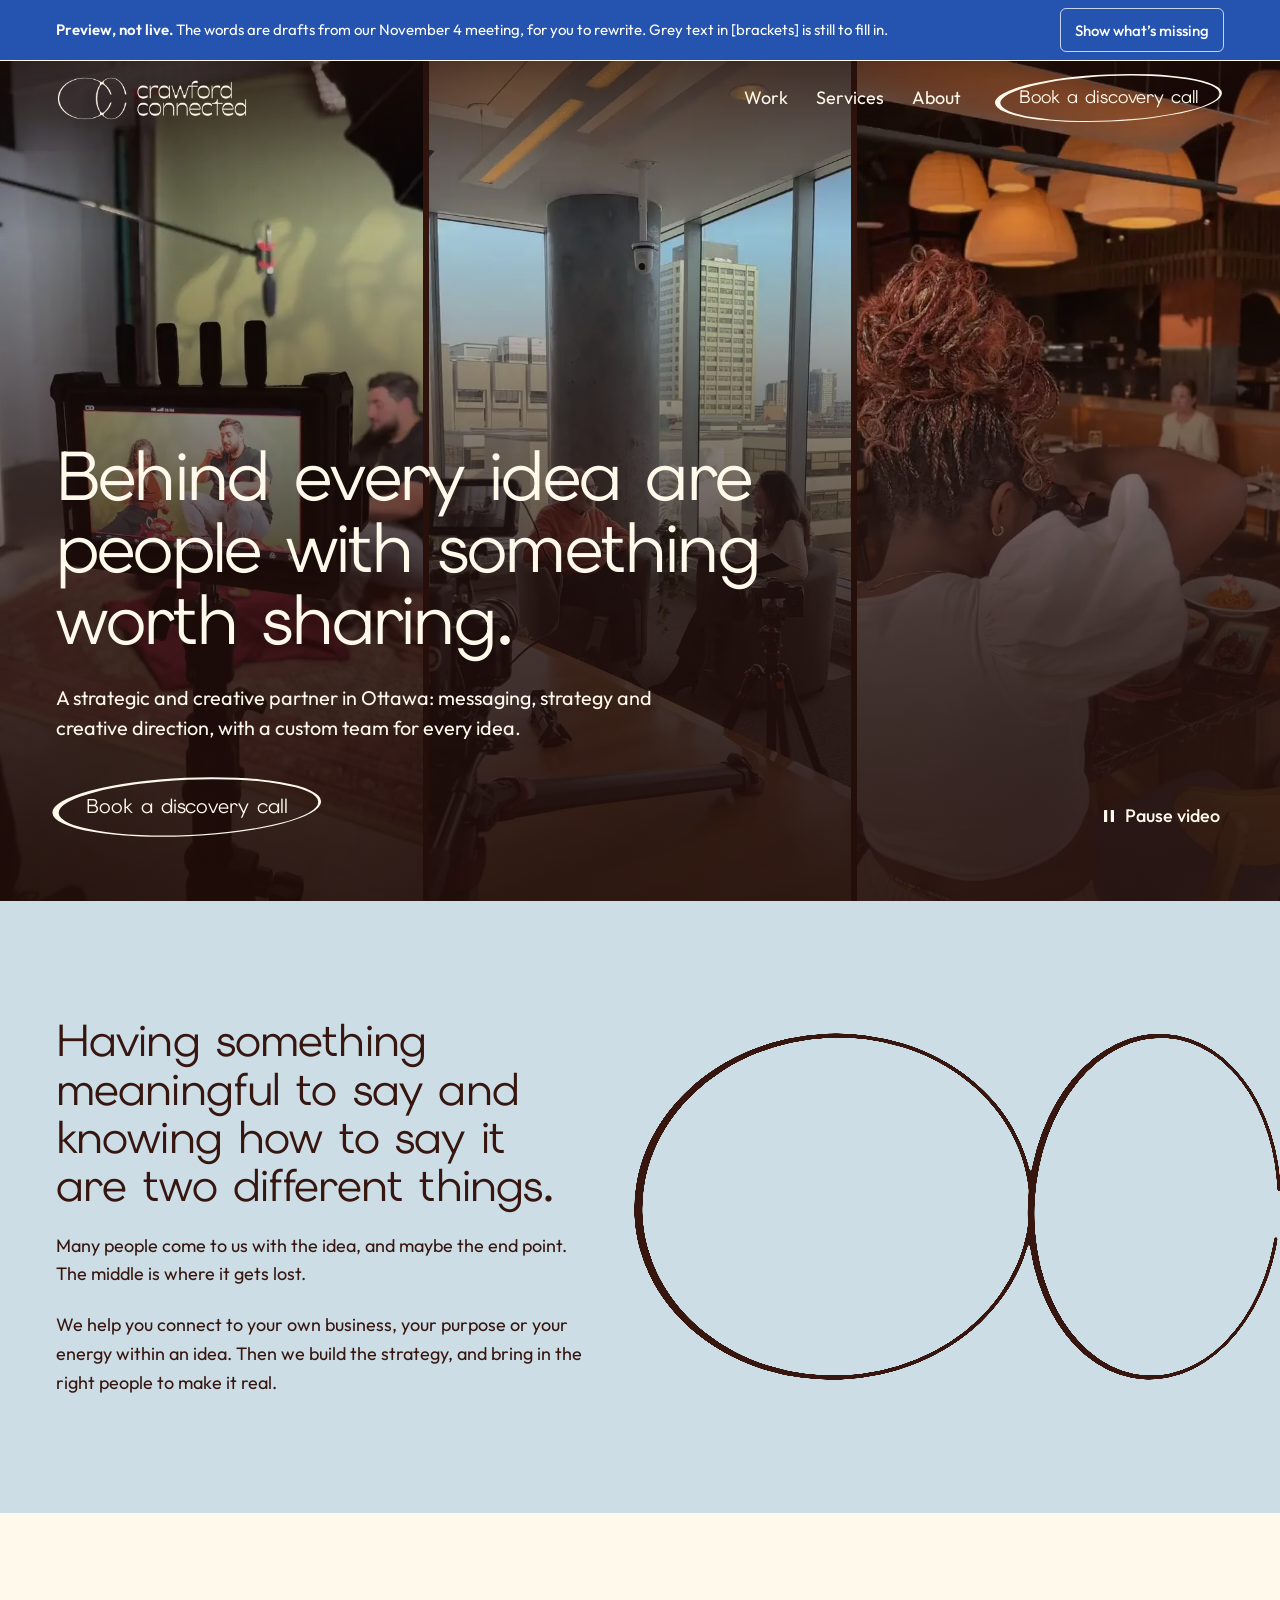
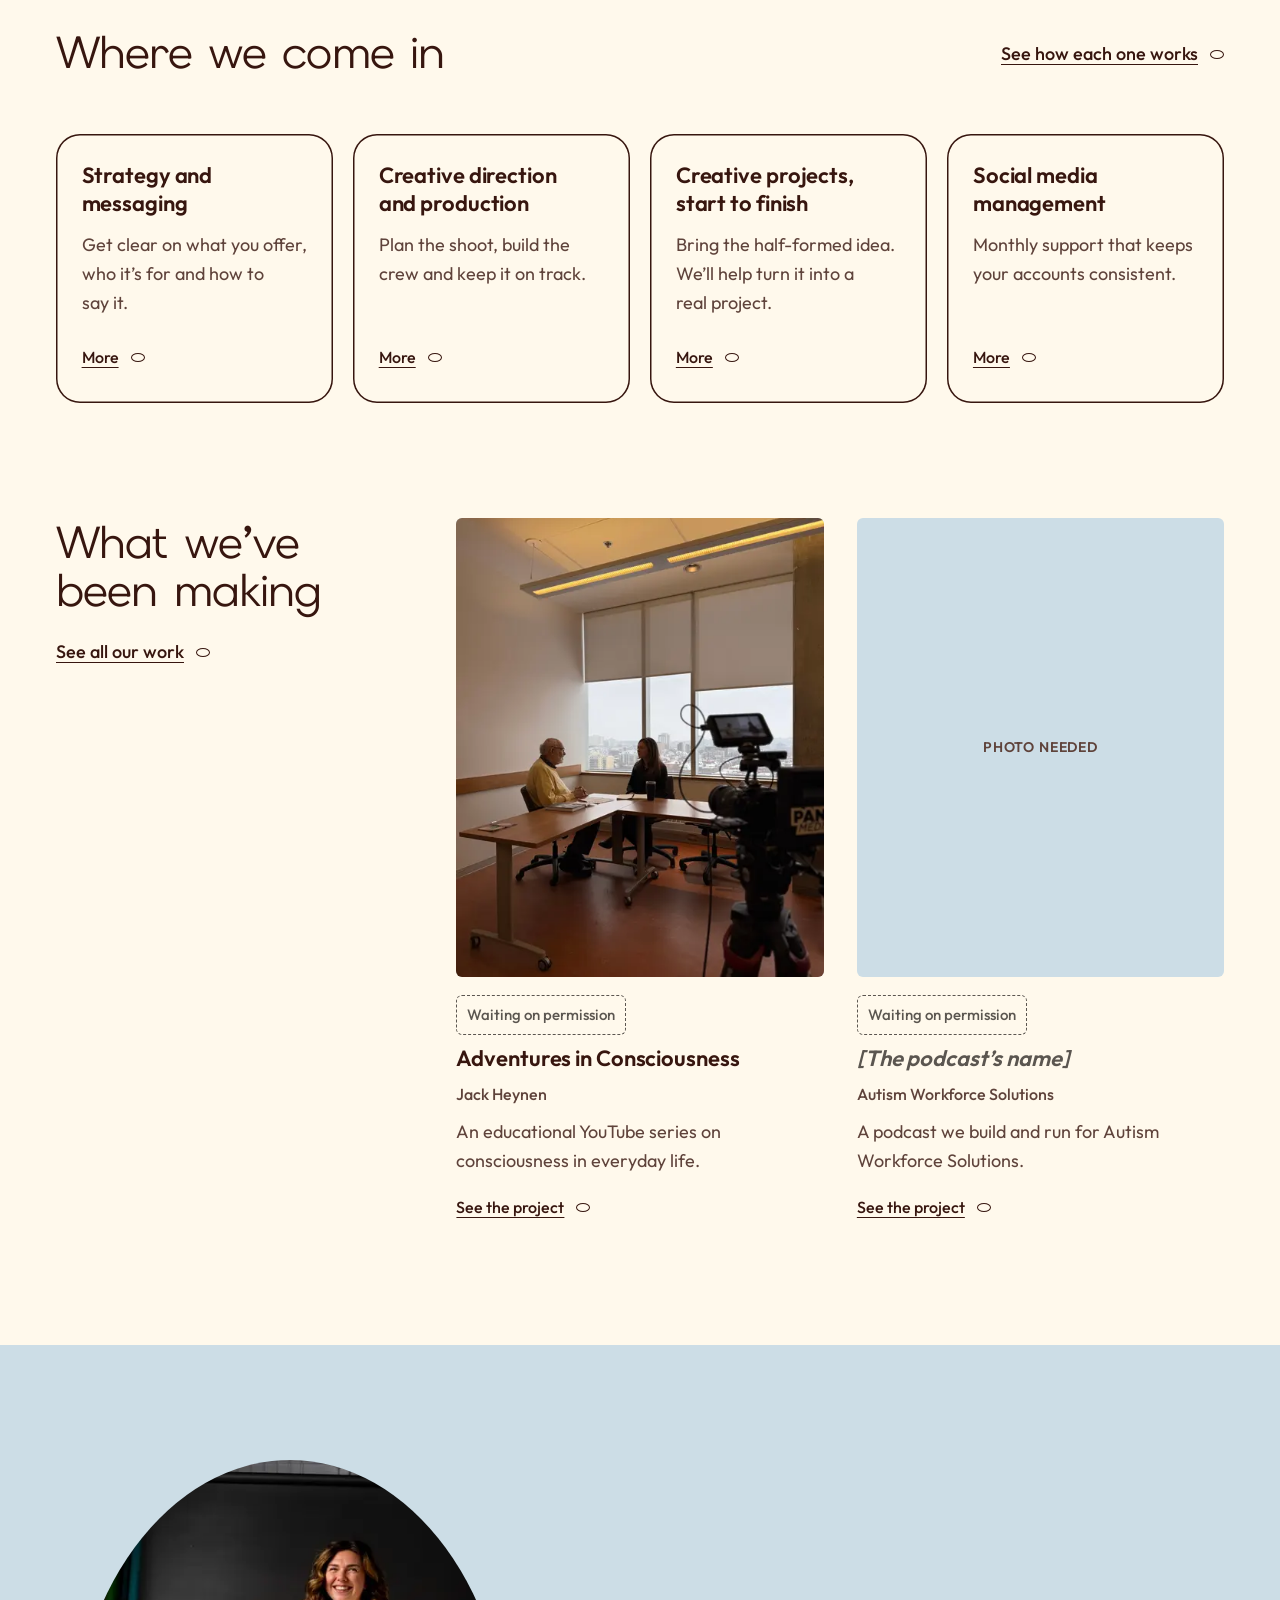
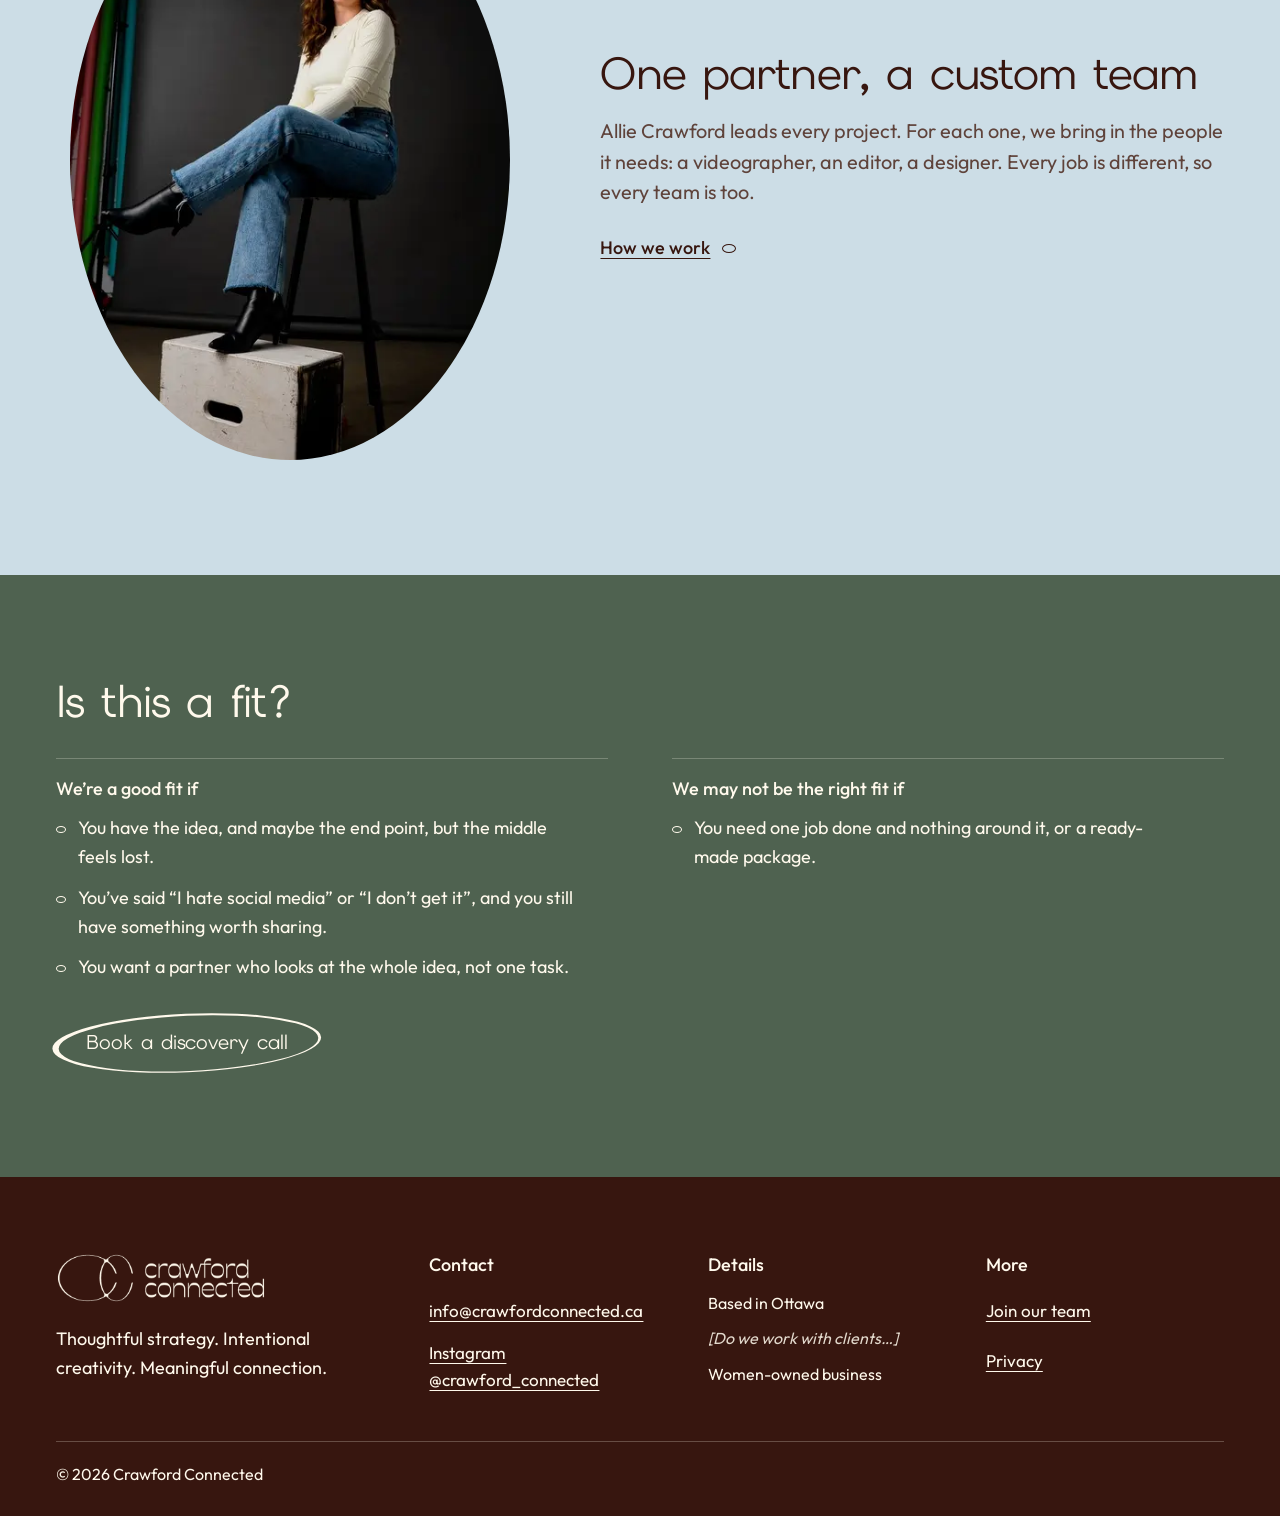
<file: index.html>
<!DOCTYPE html><html lang="en-CA" data-review="clean"><head><meta charset="utf-8"><meta name="viewport" content="width=device-width, initial-scale=1, viewport-fit=cover"><script>try { if (localStorage.getItem('cc-review') === 'missing') document.documentElement.dataset.review = 'missing'; } catch (e) {}</script><title>Crawford Connected | Strategy and creative direction, Ottawa</title><meta name="description" content="We're a strategic and creative partner in Ottawa: brand messaging, marketing strategy and creative direction, with a custom team built for each idea."><link rel="canonical" href="https://crawfordconnected.ca/"><meta name="robots" content="noindex, nofollow"><meta property="og:type" content="website"><meta property="og:site_name" content="Crawford Connected"><meta property="og:locale" content="en_CA"><meta property="og:title" content="Crawford Connected | Strategy and creative direction, Ottawa"><meta property="og:description" content="We're a strategic and creative partner in Ottawa: brand messaging, marketing strategy and creative direction, with a custom team built for each idea."><meta property="og:url" content="https://crawfordconnected.ca/"><meta property="og:image" content="https://crawfordconnected.ca/_astro/share-allie-studio.Bz2gRNS8_ZN6owB.jpg"><meta property="og:image:width" content="1200"><meta property="og:image:height" content="630"><meta property="og:image:alt" content="Allie Crawford smiling on a stool in a photo studio"><meta name="twitter:card" content="summary_large_image"><meta name="theme-color" content="#fff9ec"><link rel="icon" type="image/png" sizes="32x32" href="./favicon-32.png"><link rel="icon" type="image/png" sizes="192x192" href="./favicon-192.png"><link rel="apple-touch-icon" href="./apple-touch-icon.png"><link rel="preload" href="./site-assets/elms-sans-latin-400-normal.DxMkYH23.woff2" as="font" type="font/woff2" crossorigin><link rel="preload" href="./site-assets/outfit-latin-400-normal.BGsTXAXT.woff2" as="font" type="font/woff2" crossorigin><style>.wordmark{-webkit-mask-image:url(./site-assets/logo-wordmark-mask.4lhsvhzJ_eD6WB.webp);mask-image:url(./site-assets/logo-wordmark-mask.4lhsvhzJ_eD6WB.webp)}.mark{-webkit-mask-image:url(./site-assets/logo-submark-mask.Dviby7W-_slocp.webp);mask-image:url(./site-assets/logo-submark-mask.Dviby7W-_slocp.webp)}</style><script type="application/ld+json">{"@context":"https://schema.org","@type":"ProfessionalService","@id":"https://crawfordconnected.ca/#business","name":"Crawford Connected","url":"https://crawfordconnected.ca/","email":"info@crawfordconnected.ca","areaServed":{"@type":"City","name":"Ottawa"},"sameAs":["https://www.instagram.com/crawford_connected/"],"hasOfferCatalog":{"@type":"OfferCatalog","name":"Services","itemListElement":[{"@type":"Offer","itemOffered":{"@type":"Service","name":"Strategy and messaging"}},{"@type":"Offer","itemOffered":{"@type":"Service","name":"Creative direction and production"}},{"@type":"Offer","itemOffered":{"@type":"Service","name":"Creative projects, start to finish"}},{"@type":"Offer","itemOffered":{"@type":"Service","name":"Social media management"}}]}}</script><link rel="stylesheet" href="./site-assets/Base.CdHi03qO.css"></head><body><a class="skip" href="#main">Skip to content</a><div class="preview-bar" role="region" aria-label="Preview notice" data-placeholder><div class="wrap"><p><strong>Preview, not live.</strong> The words are drafts from our November 4 meeting, for you to rewrite. <span class="pv-clean">Grey text in [brackets] is still to fill in.</span><span class="pv-missing">Everything in blue is still to fill in.</span></p><button class="pv-toggle" id="pv-toggle" type="button" aria-pressed="false">Show what’s missing</button></div></div><script type="module">var e=document.getElementById(`pv-toggle`),t=document.documentElement,n=()=>e?.setAttribute(`aria-pressed`,String(t.dataset.review===`missing`));e?.addEventListener(`click`,()=>{let e=t.dataset.review===`missing`?`clean`:`missing`;t.dataset.review=e;try{localStorage.setItem(`cc-review`,e)}catch{}n()}),n();var r=document.querySelector(`.preview-bar`);if(r){let e=()=>t.style.setProperty(`--bar-h`,`${r.offsetHeight}px`);e(),`ResizeObserver`in window&&new ResizeObserver(e).observe(r)}</script><header class="site-header no-anim" id="site-header" data-clear><div class="wrap"><a class="brand" href="./index.html" aria-label="Crawford Connected, home"><span class="wordmark wordmark--head" aria-hidden="true"></span><span class="mark" aria-hidden="true"></span></a><nav class="nav" aria-label="Main"><a href="./work/index.html">Work</a><a href="./services/index.html">Services</a><a href="./about/index.html">About</a></nav><a class="cta cta--sm head-cta" href="./start/index.html"><svg class="cta__ring" viewBox="0 0 240 72" preserveAspectRatio="none" aria-hidden="true"><path fill-rule="evenodd" d="M2 36a118 34 0 1 0 236 0a118 34 0 1 0 -236 0Z M7.5 36.5a114 32 0 1 0 228 0a114 32 0 1 0 -228 0Z"></path></svg><svg class="cta__echo" viewBox="0 0 120 72" preserveAspectRatio="none" aria-hidden="true"><path d="M115.2 25.5A58 34 0 1 0 115.2 46.5"></path></svg><span class="cta__text">Book a discovery call</span></a><details class="menu" id="menu"><summary class="menu__toggle" aria-label="Menu"><span class="menu__icon" aria-hidden="true"></span><span class="menu__word">Menu</span></summary><nav class="menu__panel" aria-label="Main, phone"><a href="./work/index.html">Work</a><a href="./services/index.html">Services</a><a href="./about/index.html">About</a><a href="./start/index.html">Book a discovery call</a></nav></details></div></header><script type="module">var e=document.getElementById(`menu`);e&&(e.addEventListener(`click`,t=>{t.target.closest(`a`)&&(e.open=!1)}),document.addEventListener(`keydown`,t=>{t.key===`Escape`&&e.open&&(e.open=!1,e.querySelector(`summary`)?.focus())}));var t=document.getElementById(`site-header`);if(t&&t.hasAttribute(`data-clear`)){let e=()=>t.classList.toggle(`is-clear`,window.scrollY<8);e(),window.addEventListener(`scroll`,e,{passive:!0});let n=()=>setTimeout(()=>t.classList.remove(`no-anim`),150);document.readyState===`complete`?n():window.addEventListener(`load`,n)}</script><main id="main"><section class="hero" aria-labelledby="hero-title"><div class="hero__media" role="img" aria-label="Behind-the-scenes footage from our shoots: an interview set on a rug, Allie in conversation on camera, and a food shoot in a restaurant"><video class="hero__clip hero__clip--side" muted loop playsinline preload="none" poster="./video/hero-rug-set-poster.webp" data-src="./video/hero-rug-set.mp4"></video><video class="hero__clip hero__clip--main" muted loop playsinline preload="none" poster="./video/hero-allie-on-set-poster.webp" data-src="./video/hero-allie-on-set.mp4"></video><video class="hero__clip hero__clip--side hero__clip--last" muted loop playsinline preload="none" poster="./video/hero-restaurant-shoot-poster.webp" data-src="./video/hero-restaurant-shoot.mp4"></video></div><div class="hero__scrim" aria-hidden="true"></div><div class="wrap"><div class="hero__copy"><h1 id="hero-title" class="h1">Behind every idea are people with something worth sharing.</h1><p class="lead">A strategic and creative partner in Ottawa: messaging, strategy and creative direction, with a custom team for every idea.</p><a class="cta" href="./start/index.html"><svg class="cta__ring" viewBox="0 0 240 72" preserveAspectRatio="none" aria-hidden="true"><path fill-rule="evenodd" d="M2 36a118 34 0 1 0 236 0a118 34 0 1 0 -236 0Z M7.5 36.5a114 32 0 1 0 228 0a114 32 0 1 0 -228 0Z"></path></svg><svg class="cta__echo" viewBox="0 0 120 72" preserveAspectRatio="none" aria-hidden="true"><path d="M115.2 25.5A58 34 0 1 0 115.2 46.5"></path></svg><span class="cta__text">Book a discovery call</span></a></div></div><button class="hero__pause" id="hero-pause" type="button" aria-pressed="false" hidden><svg class="i-pause" viewBox="0 0 12 14" aria-hidden="true"><rect x="1" y="1" width="3.2" height="12" rx="0.6"></rect><rect x="7.8" y="1" width="3.2" height="12" rx="0.6"></rect></svg><svg class="i-play" viewBox="0 0 12 14" aria-hidden="true"><path d="M1.5 1.2v11.6c0 .5.5.8.9.5l8.6-5.8c.4-.3.4-.8 0-1.1L2.4.7c-.4-.3-.9 0-.9.5Z"></path></svg><span class="hero__pause-text">Pause video</span></button></section><section class="connect band--sky" aria-labelledby="connect-title"><div class="wrap"><div class="connect__text"><h2 id="connect-title" class="h2">Having something meaningful to say and knowing how to say it are two different things.</h2><p>Many people come to us with the idea, and maybe the end point. The middle is where it gets lost.</p><p>We help you connect to your own business, your purpose or your energy within an idea. Then we build the strategy, and bring in the right people to make it real.</p></div><div class="stage" id="stage"><svg class="stage__svg" viewBox="90 10 820 540" role="img" aria-label="The Crawford Connected mark: two ovals that overlap and join"><defs><filter id="ink-web" x="-40%" y="-10%" width="180%" height="120%" color-interpolation-filters="sRGB"><feGaussianBlur in="SourceGraphic" stdDeviation="2.2" result="soft"></feGaussianBlur><feColorMatrix in="soft" type="matrix" values="1 0 0 0 0  0 1 0 0 0  0 0 1 0 0  0 0 0 14 -6"></feColorMatrix></filter><mask id="c-opening" maskUnits="userSpaceOnUse" x="480" y="-20" width="460" height="600"><rect x="480" y="-20" width="460" height="600" fill="#fff"></rect><rect x="842" y="246" width="80" height="68" fill="#000"></rect></mask></defs><g class="stage__ink" filter="url(#ink-web)"><g class="ring ring--say"><path fill-rule="evenodd" d="M110 280a300 260 0 1 0 600 0a300 260 0 1 0 -600 0Z M122 280a291 254 0 1 0 582 0a291 254 0 1 0 -582 0Z"></path></g><g class="ring ring--how"><path fill-rule="evenodd" mask="url(#c-opening)" d="M510 280a190 260 0 1 0 380 0a190 260 0 1 0 -380 0Z M520 280a182.5 254 0 1 0 365 0a182.5 254 0 1 0 -365 0Z"></path></g></g></svg></div></div></section><section class="section" aria-labelledby="services-title"><div class="wrap"><div class="section-head section-head--row"><h2 id="services-title" class="h2">Where we come in</h2><a class="text-link" href="./services/index.html">See how each one works</a></div><ul class="tiles"><li class="tile"><h3 class="h3">Strategy and messaging</h3><p>Get clear on what you offer, who it’s for and how to say it.</p><a class="text-link" href="./services/index.html#strategy-and-messaging" aria-label="More about Strategy and messaging">More</a></li><li class="tile"><h3 class="h3">Creative direction and production</h3><p>Plan the shoot, build the crew and keep it on track.</p><a class="text-link" href="./services/index.html#creative-direction-and-production" aria-label="More about Creative direction and production">More</a></li><li class="tile"><h3 class="h3">Creative projects, start to finish</h3><p>Bring the half-formed idea. We’ll help turn it into a real project.</p><a class="text-link" href="./services/index.html#creative-projects" aria-label="More about Creative projects, start to finish">More</a></li><li class="tile"><h3 class="h3">Social media management</h3><p>Monthly support that keeps your accounts consistent.</p><a class="text-link" href="./services/index.html#social-media-management" aria-label="More about Social media management">More</a></li></ul></div></section><section class="section section--flush-top" aria-labelledby="work-title"><div class="wrap"><div class="home-work" data-count="2"><div class="section-head"><h2 id="work-title" class="h2">What we’ve been making</h2><a class="text-link" href="./work/index.html">See all our work</a></div><article class="card"><figure class="photo photo--45"><img src="./site-assets/adventures-interview-setup.H67EuJQR_1ujDsI.webp" srcset="./site-assets/adventures-interview-setup.H67EuJQR_M2m99.webp 320w, ./site-assets/adventures-interview-setup.H67EuJQR_Z17wGW0.webp 480w, ./site-assets/adventures-interview-setup.H67EuJQR_Z1f5BMc.webp 640w, ./site-assets/adventures-interview-setup.H67EuJQR_Z1Cb4gA.webp 800w, ./site-assets/adventures-interview-setup.H67EuJQR_2gpQPc.webp 1080w, ./site-assets/adventures-interview-setup.H67EuJQR_Z15U0lE.webp 1440w, ./site-assets/adventures-interview-setup.H67EuJQR_1ujDsI.webp 1800w" alt="A camera and monitor set up to film a conversation at a table by a window" sizes="(max-width: 640px) calc(100vw - 32px), (max-width: 960px) 45vw, 400px" loading="lazy" decoding="async" style="object-position: center 55%" width="1800" height="2400"></figure><span class="tag" data-placeholder>Waiting on permission</span><h3 class="h3">Adventures in Consciousness</h3><p class="card__client">Jack Heynen</p><p class="card__summary">An educational YouTube series on consciousness in everyday life.</p><a class="text-link" href="./work/index.html#adventures-in-consciousness" aria-label="See the project: Adventures in Consciousness">See the project</a></article><article class="card"><div class="photo ph photo--45" role="img" aria-label="Photo needed: A photo from the podcast: the set, a recording or the cover art" data-placeholder><div class="ph-inner" aria-hidden="true"><svg class="ph-icon" viewBox="0 0 24 24"><path d="M4 8h3l2-2.5h6L17 8h3v11H4z"></path><circle cx="12" cy="13" r="3.6"></circle></svg><span class="ph-tag">Photo needed</span><span class="ph-cap">A photo from the podcast: the set, a recording or the cover art</span></div></div><span class="tag" data-placeholder>Waiting on permission</span><h3 class="h3"><span class="fill" data-placeholder><span class="fill-full">[The podcast’s name]</span></span></h3><p class="card__client">Autism Workforce Solutions</p><p class="card__summary">A podcast we build and run for Autism Workforce Solutions.</p><a class="text-link" href="./work/index.html#autism-workforce-solutions" aria-label="See the project: Autism Workforce Solutions">See the project</a></article></div></div></section><section class="duo band--sky" aria-labelledby="team-title"><div class="wrap"><figure class="photo photo--oval duo__photo"><img src="./site-assets/allie-studio-portrait-oval.B80aaDlF_2gHqyi.webp" srcset="./site-assets/allie-studio-portrait-oval.B80aaDlF_Zxq1XH.webp 320w, ./site-assets/allie-studio-portrait-oval.B80aaDlF_ZdWyXV.webp 480w, ./site-assets/allie-studio-portrait-oval.B80aaDlF_MUBK4.webp 640w, ./site-assets/allie-studio-portrait-oval.B80aaDlF_Z1sz3QD.webp 800w, ./site-assets/allie-studio-portrait-oval.B80aaDlF_2gHqyi.webp 1063w" alt="Allie Crawford smiling on a stool in a photo studio" sizes="(max-width: 960px) 340px, 440px" loading="lazy" decoding="async" width="1063" height="1450"></figure><div class="duo__copy"><h2 id="team-title" class="h2">One partner, a custom team</h2><p class="lead">Allie Crawford leads every project. For each one, we bring in the people it needs: a videographer, an editor, a designer. Every job is different, so every team is too.</p><a class="text-link" href="./about/index.html">How we work</a></div></div></section><section class="close band--moss" aria-labelledby="fit-title"><div class="wrap"><h2 id="fit-title" class="h2">Is this a fit?</h2><div class="fit"><div class="fit__col"><h3 class="h4">We’re a good fit if</h3><ul class="dots"><li><span>You have the idea, and maybe the end point, but the middle feels lost.</span></li><li><span>You’ve said “I hate social media” or “I don’t get it”, and you still have something worth sharing.</span></li><li><span>You want a partner who looks at the whole idea, not one task.</span></li></ul></div><div class="fit__col"><h3 class="h4">We may not be the right fit if</h3><ul class="dots"><li><span>You need one job done and nothing around it, or a ready-made package.</span></li></ul></div></div><a class="cta" href="./start/index.html"><svg class="cta__ring" viewBox="0 0 240 72" preserveAspectRatio="none" aria-hidden="true"><path fill-rule="evenodd" d="M2 36a118 34 0 1 0 236 0a118 34 0 1 0 -236 0Z M7.5 36.5a114 32 0 1 0 228 0a114 32 0 1 0 -228 0Z"></path></svg><svg class="cta__echo" viewBox="0 0 120 72" preserveAspectRatio="none" aria-hidden="true"><path d="M115.2 25.5A58 34 0 1 0 115.2 46.5"></path></svg><span class="cta__text">Book a discovery call</span></a></div></section></main><footer class="footer"><div class="wrap"><div class="footer__grid"><div class="footer__brand"><span class="wordmark" role="img" aria-label="Crawford Connected"></span><p>Thoughtful strategy. Intentional creativity. Meaningful connection.</p></div><div class="footer__col"><h2 class="h4">Contact</h2><a href="mailto:info@crawfordconnected.ca">info@crawfordconnected.ca</a><a href="https://www.instagram.com/crawford_connected/">Instagram @crawford_connected</a></div><div class="footer__col"><h2 class="h4">Details</h2><span>Based in Ottawa</span><span><span class="fill" data-placeholder><span class="fill-full">[Do we work with clients outside Ottawa? If so, where?]</span><span class="fill-short" aria-hidden="true">[Do we work with clients…]</span></span></span><span>Women-owned business</span></div><div class="footer__col"><h2 class="h4">More</h2><a href="./start/index.html#join-team">Join our team</a><a href="./privacy/index.html">Privacy</a></div></div><div class="footer__legal"><span>© 2026 Crawford Connected</span></div></div></footer></body></html><script type="module">var e=Array.from(document.querySelectorAll(`.hero__clip`)),t=document.getElementById(`hero-pause`),n=t?.querySelector(`.hero__pause-text`),r=window.matchMedia(`(prefers-reduced-motion: reduce)`).matches,i=e=>getComputedStyle(e).display!==`none`;function a(){e.forEach(e=>{i(e)?(!r&&!e.getAttribute(`src`)&&e.dataset.src&&(e.src=e.dataset.src),r?e.pause():(e.muted=!0,e.play().catch(()=>{}))):e.pause()}),t?.setAttribute(`aria-pressed`,String(r)),n&&(n.textContent=r?`Play video`:`Pause video`)}t&&(t.hidden=!1,t.addEventListener(`click`,()=>{r=!r,a()})),[`(max-width: 1024px)`,`(max-width: 600px)`].forEach(e=>window.matchMedia(e).addEventListener(`change`,a)),a();</script><script type="module" src="./site-assets/index.astro_astro_type_script_index_1_lang.DOwIWaUc.js"></script>
</file>
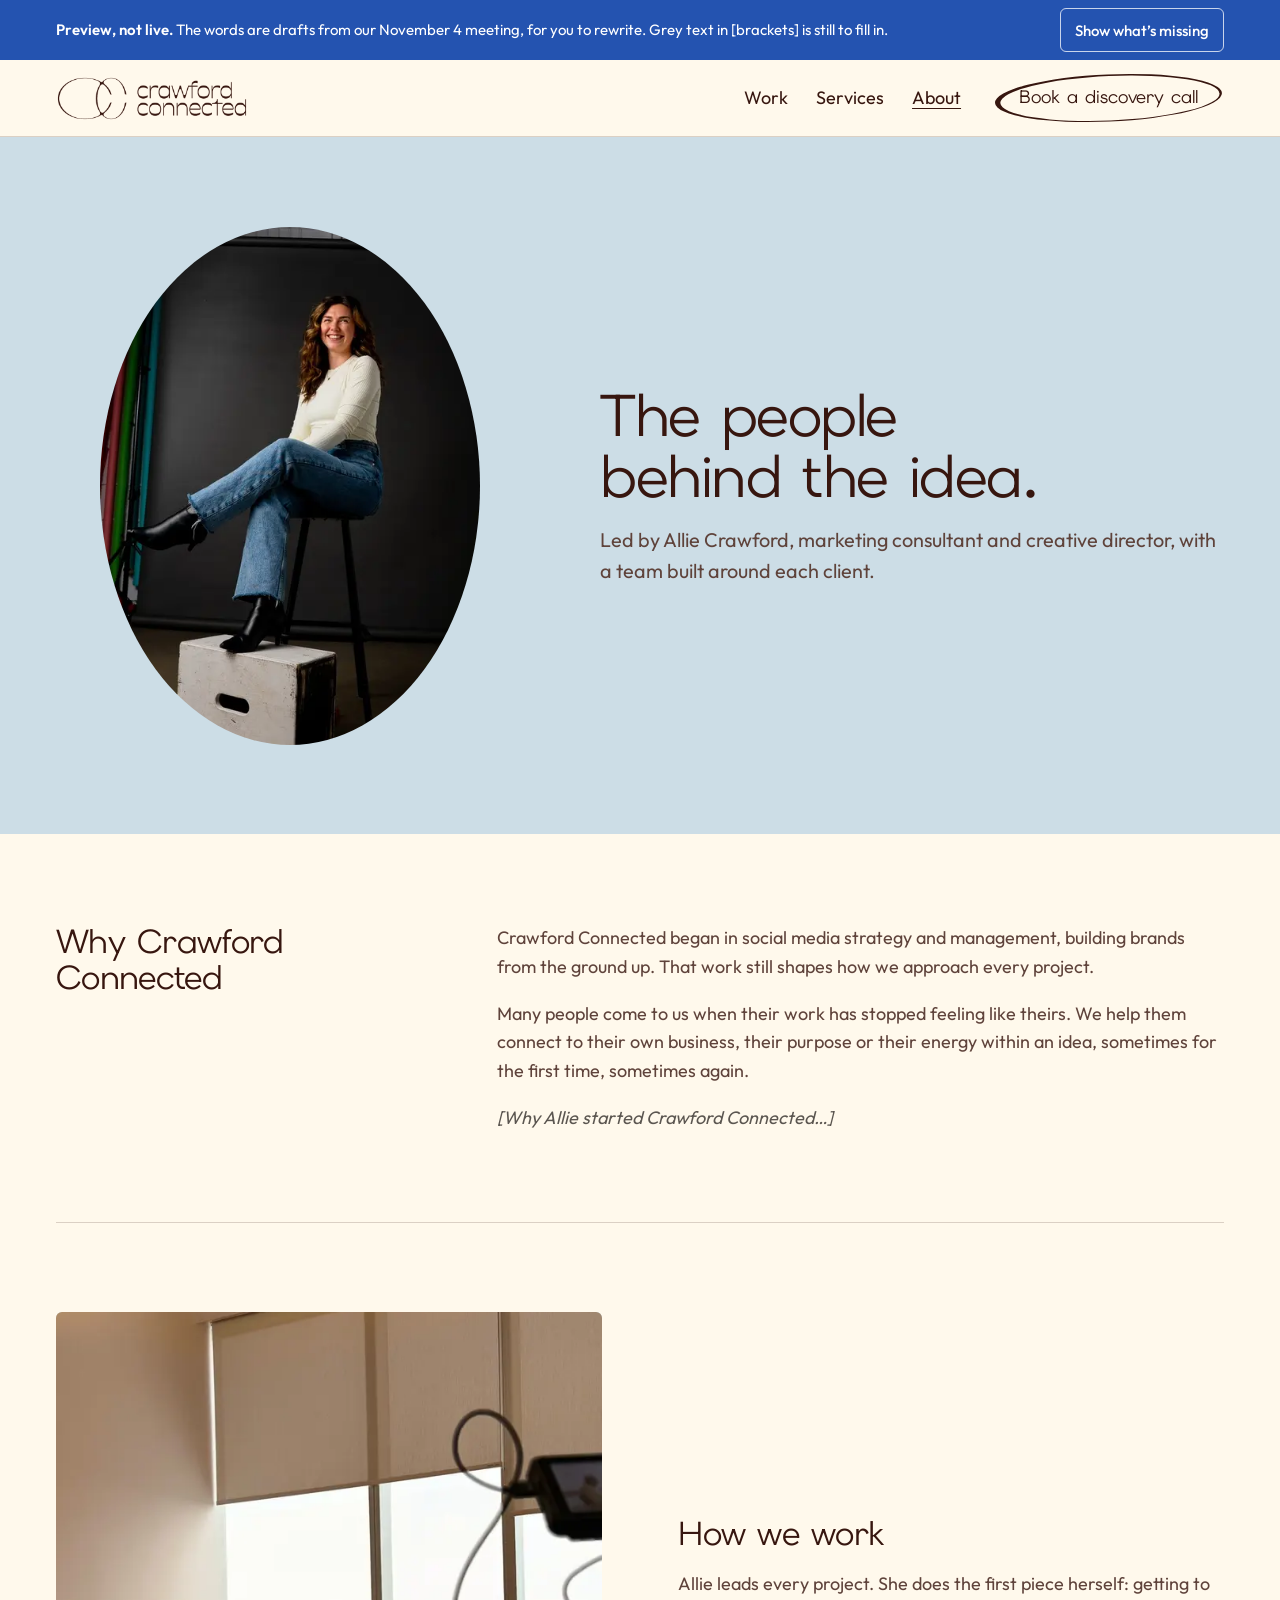
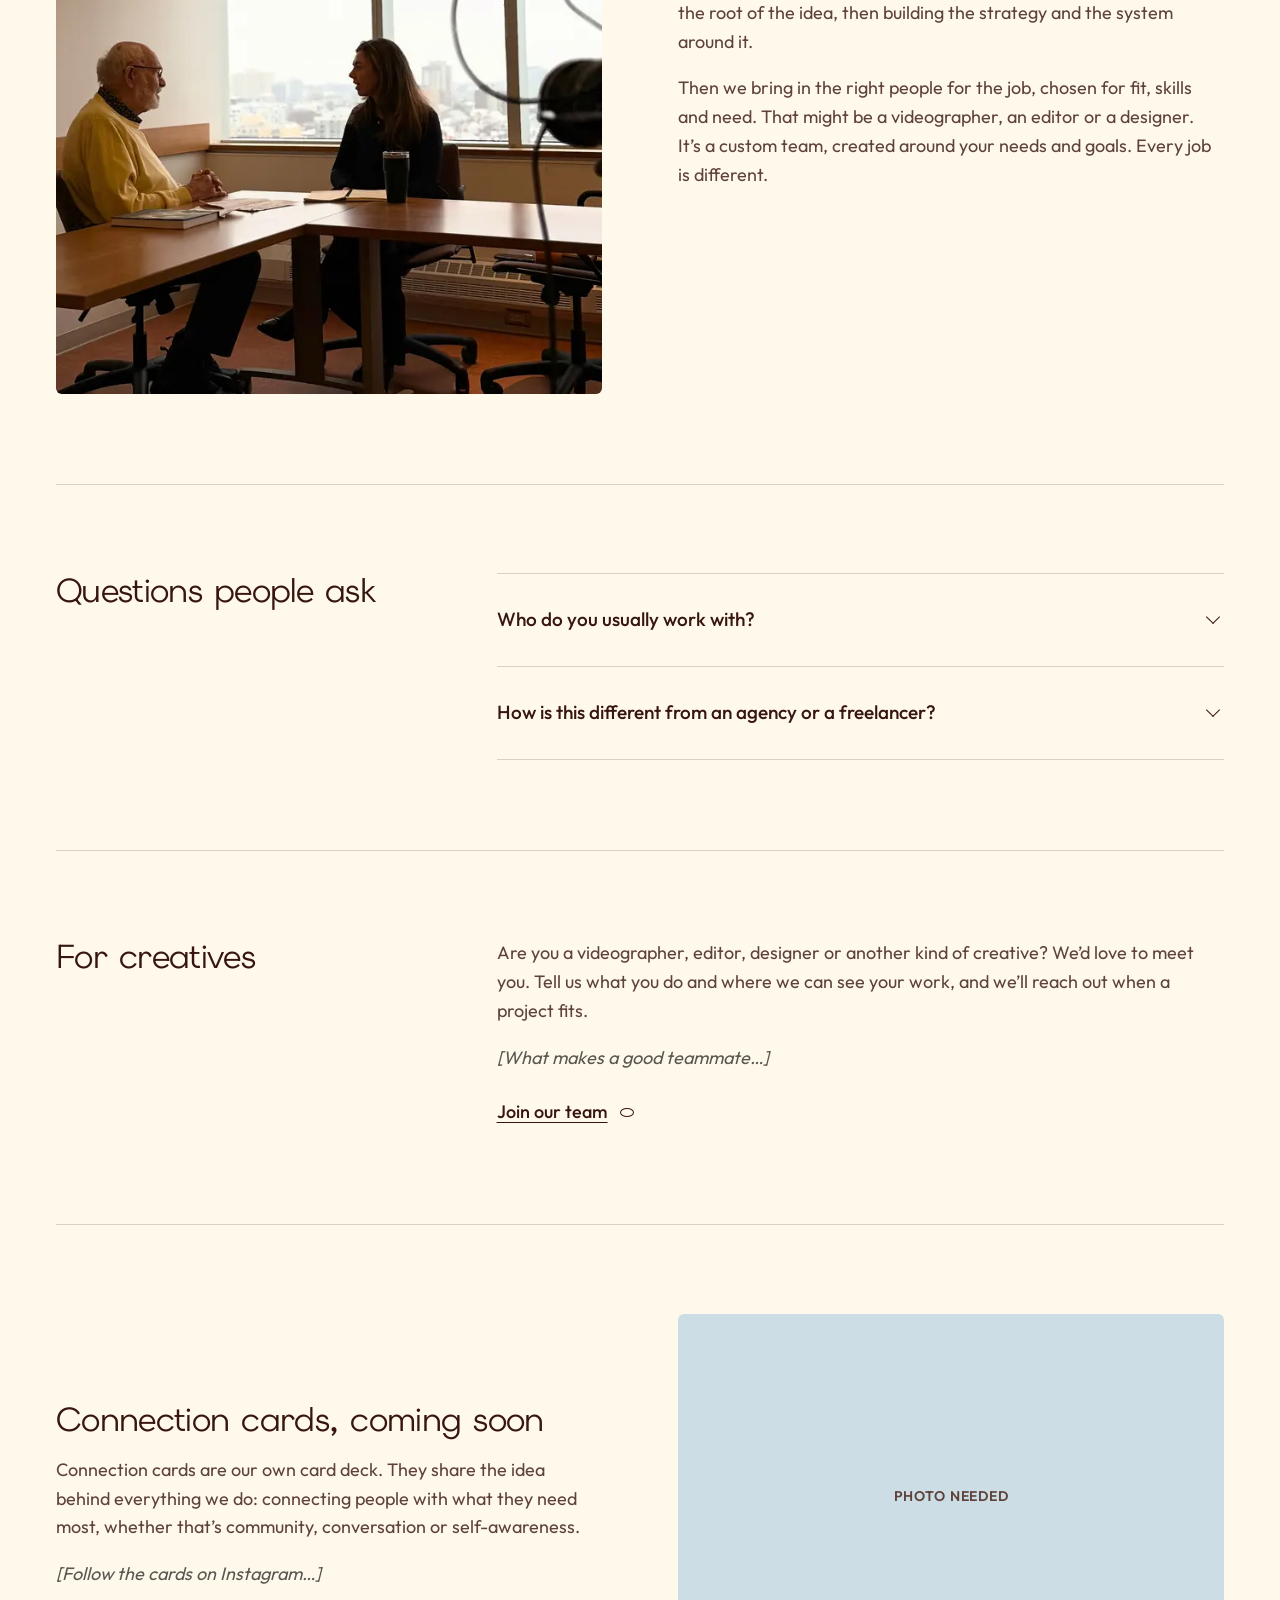
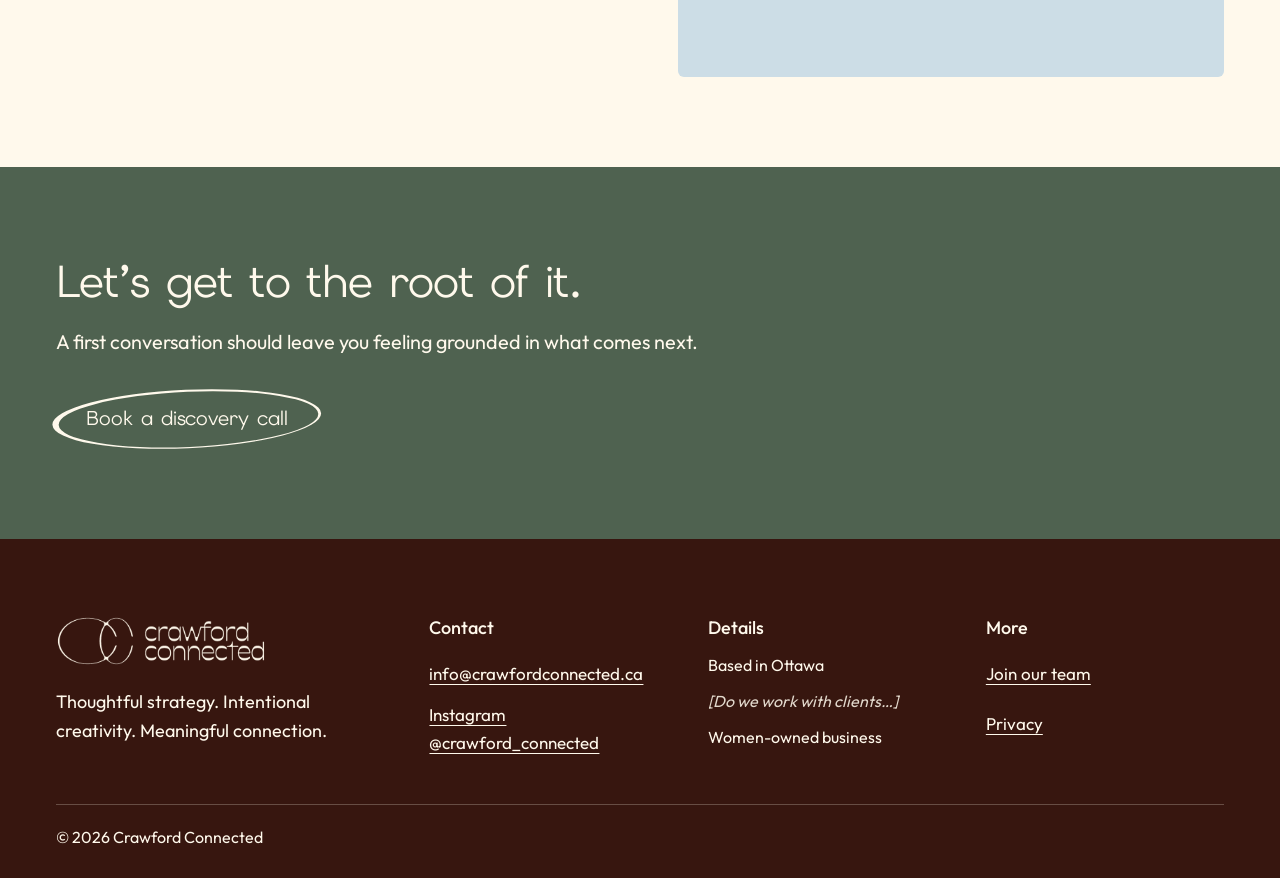
<file: about/index.html>
<!DOCTYPE html><html lang="en-CA" data-review="clean"><head><meta charset="utf-8"><meta name="viewport" content="width=device-width, initial-scale=1, viewport-fit=cover"><script>try { if (localStorage.getItem('cc-review') === 'missing') document.documentElement.dataset.review = 'missing'; } catch (e) {}</script><title>About Allie Crawford and the team | Crawford Connected</title><meta name="description" content="Allie Crawford leads our team as a marketing consultant and creative director in Ottawa. For each client, we bring in the right people for the job."><link rel="canonical" href="https://crawfordconnected.ca/about/"><meta name="robots" content="noindex, nofollow"><meta property="og:type" content="website"><meta property="og:site_name" content="Crawford Connected"><meta property="og:locale" content="en_CA"><meta property="og:title" content="About Allie Crawford and the team | Crawford Connected"><meta property="og:description" content="Allie Crawford leads our team as a marketing consultant and creative director in Ottawa. For each client, we bring in the right people for the job."><meta property="og:url" content="https://crawfordconnected.ca/about/"><meta property="og:image" content="https://crawfordconnected.ca/_astro/share-allie-studio.Bz2gRNS8_ZN6owB.jpg"><meta property="og:image:width" content="1200"><meta property="og:image:height" content="630"><meta property="og:image:alt" content="Allie Crawford smiling on a stool in a photo studio"><meta name="twitter:card" content="summary_large_image"><meta name="theme-color" content="#fff9ec"><link rel="icon" type="image/png" sizes="32x32" href="../favicon-32.png"><link rel="icon" type="image/png" sizes="192x192" href="../favicon-192.png"><link rel="apple-touch-icon" href="../apple-touch-icon.png"><link rel="preload" href="../site-assets/elms-sans-latin-400-normal.DxMkYH23.woff2" as="font" type="font/woff2" crossorigin><link rel="preload" href="../site-assets/outfit-latin-400-normal.BGsTXAXT.woff2" as="font" type="font/woff2" crossorigin><style>.wordmark{-webkit-mask-image:url(../site-assets/logo-wordmark-mask.4lhsvhzJ_eD6WB.webp);mask-image:url(../site-assets/logo-wordmark-mask.4lhsvhzJ_eD6WB.webp)}.mark{-webkit-mask-image:url(../site-assets/logo-submark-mask.Dviby7W-_slocp.webp);mask-image:url(../site-assets/logo-submark-mask.Dviby7W-_slocp.webp)}</style><link rel="stylesheet" href="../site-assets/Base.CdHi03qO.css"></head><body><a class="skip" href="#main">Skip to content</a><div class="preview-bar" role="region" aria-label="Preview notice" data-placeholder><div class="wrap"><p><strong>Preview, not live.</strong> The words are drafts from our November 4 meeting, for you to rewrite. <span class="pv-clean">Grey text in [brackets] is still to fill in.</span><span class="pv-missing">Everything in blue is still to fill in.</span></p><button class="pv-toggle" id="pv-toggle" type="button" aria-pressed="false">Show what’s missing</button></div></div><script type="module">var e=document.getElementById(`pv-toggle`),t=document.documentElement,n=()=>e?.setAttribute(`aria-pressed`,String(t.dataset.review===`missing`));e?.addEventListener(`click`,()=>{let e=t.dataset.review===`missing`?`clean`:`missing`;t.dataset.review=e;try{localStorage.setItem(`cc-review`,e)}catch{}n()}),n();var r=document.querySelector(`.preview-bar`);if(r){let e=()=>t.style.setProperty(`--bar-h`,`${r.offsetHeight}px`);e(),`ResizeObserver`in window&&new ResizeObserver(e).observe(r)}</script><header class="site-header" id="site-header"><div class="wrap"><a class="brand" href="../index.html" aria-label="Crawford Connected, home"><span class="wordmark wordmark--head" aria-hidden="true"></span><span class="mark" aria-hidden="true"></span></a><nav class="nav" aria-label="Main"><a href="../work/index.html">Work</a><a href="../services/index.html">Services</a><a href="../about/index.html" aria-current="page">About</a></nav><a class="cta cta--sm head-cta" href="../start/index.html"><svg class="cta__ring" viewBox="0 0 240 72" preserveAspectRatio="none" aria-hidden="true"><path fill-rule="evenodd" d="M2 36a118 34 0 1 0 236 0a118 34 0 1 0 -236 0Z M7.5 36.5a114 32 0 1 0 228 0a114 32 0 1 0 -228 0Z"></path></svg><svg class="cta__echo" viewBox="0 0 120 72" preserveAspectRatio="none" aria-hidden="true"><path d="M115.2 25.5A58 34 0 1 0 115.2 46.5"></path></svg><span class="cta__text">Book a discovery call</span></a><details class="menu" id="menu"><summary class="menu__toggle" aria-label="Menu"><span class="menu__icon" aria-hidden="true"></span><span class="menu__word">Menu</span></summary><nav class="menu__panel" aria-label="Main, phone"><a href="../work/index.html">Work</a><a href="../services/index.html">Services</a><a href="../about/index.html" aria-current="page">About</a><a href="../start/index.html">Book a discovery call</a></nav></details></div></header><script type="module">var e=document.getElementById(`menu`);e&&(e.addEventListener(`click`,t=>{t.target.closest(`a`)&&(e.open=!1)}),document.addEventListener(`keydown`,t=>{t.key===`Escape`&&e.open&&(e.open=!1,e.querySelector(`summary`)?.focus())}));var t=document.getElementById(`site-header`);if(t&&t.hasAttribute(`data-clear`)){let e=()=>t.classList.toggle(`is-clear`,window.scrollY<8);e(),window.addEventListener(`scroll`,e,{passive:!0});let n=()=>setTimeout(()=>t.classList.remove(`no-anim`),150);document.readyState===`complete`?n():window.addEventListener(`load`,n)}</script><main id="main"><header class="page-head duo band--sky"><div class="wrap"><figure class="photo photo--oval duo__photo"><img src="../site-assets/allie-studio-portrait-oval.B80aaDlF_2gHqyi.webp" srcset="../site-assets/allie-studio-portrait-oval.B80aaDlF_Zxq1XH.webp 320w, ../site-assets/allie-studio-portrait-oval.B80aaDlF_ZdWyXV.webp 480w, ../site-assets/allie-studio-portrait-oval.B80aaDlF_MUBK4.webp 640w, ../site-assets/allie-studio-portrait-oval.B80aaDlF_Z1sz3QD.webp 800w, ../site-assets/allie-studio-portrait-oval.B80aaDlF_2gHqyi.webp 1063w" alt="Allie Crawford smiling on a stool in a photo studio" sizes="(max-width: 960px) 280px, 380px" loading="eager" fetchpriority="high" decoding="sync" width="1063" height="1450"></figure><div class="duo__copy"><h1 class="h1 h1--page">The people behind the idea.</h1><p class="lead">Led by Allie Crawford, marketing consultant and creative director, with a team built around each client.</p></div></div></header><section class="blk" aria-labelledby="s1-title"><div class="wrap"><div class="split"><h2 id="s1-title" class="h2 h2--sm">Why Crawford Connected</h2><div class="split__body"><p>Crawford Connected began in social media strategy and management, building brands from the ground up. That work still shapes how we approach every project.</p><p>Many people come to us when their work has stopped feeling like theirs. We help them connect to their own business, their purpose or their energy within an idea, sometimes for the first time, sometimes again.</p><p><span class="fill" data-placeholder><span class="fill-full">[Why Allie started Crawford Connected, in her words]</span><span class="fill-short" aria-hidden="true">[Why Allie started Crawford Connected…]</span></span></p></div></div></div></section><section class="blk" aria-labelledby="s2-title"><div class="wrap"><div class="pt"><figure class="photo photo--45 pt__photo"><img src="../site-assets/allie-window-table-conversation.B0Bo9uZO_Z1qdKuX.webp" srcset="../site-assets/allie-window-table-conversation.B0Bo9uZO_Zd7vod.webp 320w, ../site-assets/allie-window-table-conversation.B0Bo9uZO_OQe1D.webp 480w, ../site-assets/allie-window-table-conversation.B0Bo9uZO_DL2yk.webp 640w, ../site-assets/allie-window-table-conversation.B0Bo9uZO_HvH09.webp 800w, ../site-assets/allie-window-table-conversation.B0Bo9uZO_E6P5a.webp 1080w, ../site-assets/allie-window-table-conversation.B0Bo9uZO_1z9Sms.webp 1440w, ../site-assets/allie-window-table-conversation.B0Bo9uZO_Z1qdKuX.webp 1800w" alt="Allie talking with a client across a table by a window, with a camera set up in front" sizes="(max-width: 960px) calc(100vw - 32px), 560px" loading="lazy" decoding="async" style="object-position: center 60%" width="1800" height="2400"></figure><div class="pt__body"><h2 id="s2-title" class="h2 h2--sm">How we work</h2><p>Allie leads every project. She does the first piece herself: getting to the root of the idea, then building the strategy and the system around it.</p><p>Then we bring in the right people for the job, chosen for fit, skills and need. That might be a videographer, an editor or a designer. It’s a custom team, created around your needs and goals. Every job is different.</p></div></div></div></section><section class="blk" aria-labelledby="s3-title"><div class="wrap"><div class="split"><h2 id="s3-title" class="h2 h2--sm">Questions people ask</h2><div class="qa"><details><summary><span>Who do you usually work with?</span></summary><div class="qa__answer"><p>Founders, speakers, educators and organizations with something worth sharing. Often they have the idea, and maybe the end point, but the middle is lost. Some are short on time. Some are missing a skill.</p></div></details><details><summary><span>How is this different from an agency or a freelancer?</span></summary><div class="qa__answer"><p>An agency can feel transactional, with the same approach for everyone. A freelancer is hired for one job. We work as your partner: we look at the idea, the business and the outcome you want, then build a custom team around it.</p></div></details></div></div></div></section><section class="blk" aria-labelledby="s4-title"><div class="wrap"><div class="split"><h2 id="s4-title" class="h2 h2--sm">For creatives</h2><div class="split__body"><p>Are you a videographer, editor, designer or another kind of creative? We’d love to meet you. Tell us what you do and where we can see your work, and we’ll reach out when a project fits.</p><p><span class="fill" data-placeholder><span class="fill-full">[What makes a good teammate for us]</span><span class="fill-short" aria-hidden="true">[What makes a good teammate…]</span></span></p><a class="text-link" href="../start/index.html#join-team">Join our team</a></div></div></div></section><section class="blk" aria-labelledby="s5-title"><div class="wrap"><div class="pt pt--right"><div class="photo ph photo--32 pt__photo" role="img" aria-label="Photo needed: One to three of Allie's own photos of the connection cards, from the card shoot" data-placeholder><div class="ph-inner" aria-hidden="true"><svg class="ph-icon" viewBox="0 0 24 24"><path d="M4 8h3l2-2.5h6L17 8h3v11H4z"></path><circle cx="12" cy="13" r="3.6"></circle></svg><span class="ph-tag">Photo needed</span><span class="ph-cap">One to three of Allie&#39;s own photos of the connection cards, from the card shoot</span></div></div><div class="pt__body"><h2 id="s5-title" class="h2 h2--sm">Connection cards, coming soon</h2><p>Connection cards are our own card deck. They share the idea behind everything we do: connecting people with what they need most, whether that’s community, conversation or self-awareness.</p><p><span class="fill" data-placeholder><span class="fill-full">[Follow the cards on Instagram: which account?]</span><span class="fill-short" aria-hidden="true">[Follow the cards on Instagram…]</span></span></p></div></div></div></section><div class="blk blk--band"><section class="close band--moss" aria-labelledby="s6-title"><div class="wrap"><h2 id="s6-title" class="h2">Let’s get to the root of it.</h2><p class="lead">A first conversation should leave you feeling grounded in what comes next.</p><a class="cta" href="../start/index.html"><svg class="cta__ring" viewBox="0 0 240 72" preserveAspectRatio="none" aria-hidden="true"><path fill-rule="evenodd" d="M2 36a118 34 0 1 0 236 0a118 34 0 1 0 -236 0Z M7.5 36.5a114 32 0 1 0 228 0a114 32 0 1 0 -228 0Z"></path></svg><svg class="cta__echo" viewBox="0 0 120 72" preserveAspectRatio="none" aria-hidden="true"><path d="M115.2 25.5A58 34 0 1 0 115.2 46.5"></path></svg><span class="cta__text">Book a discovery call</span></a></div></section></div></main><footer class="footer"><div class="wrap"><div class="footer__grid"><div class="footer__brand"><span class="wordmark" role="img" aria-label="Crawford Connected"></span><p>Thoughtful strategy. Intentional creativity. Meaningful connection.</p></div><div class="footer__col"><h2 class="h4">Contact</h2><a href="mailto:info@crawfordconnected.ca">info@crawfordconnected.ca</a><a href="https://www.instagram.com/crawford_connected/">Instagram @crawford_connected</a></div><div class="footer__col"><h2 class="h4">Details</h2><span>Based in Ottawa</span><span><span class="fill" data-placeholder><span class="fill-full">[Do we work with clients outside Ottawa? If so, where?]</span><span class="fill-short" aria-hidden="true">[Do we work with clients…]</span></span></span><span>Women-owned business</span></div><div class="footer__col"><h2 class="h4">More</h2><a href="../start/index.html#join-team">Join our team</a><a href="../privacy/index.html">Privacy</a></div></div><div class="footer__legal"><span>© 2026 Crawford Connected</span></div></div></footer></body></html>
</file>
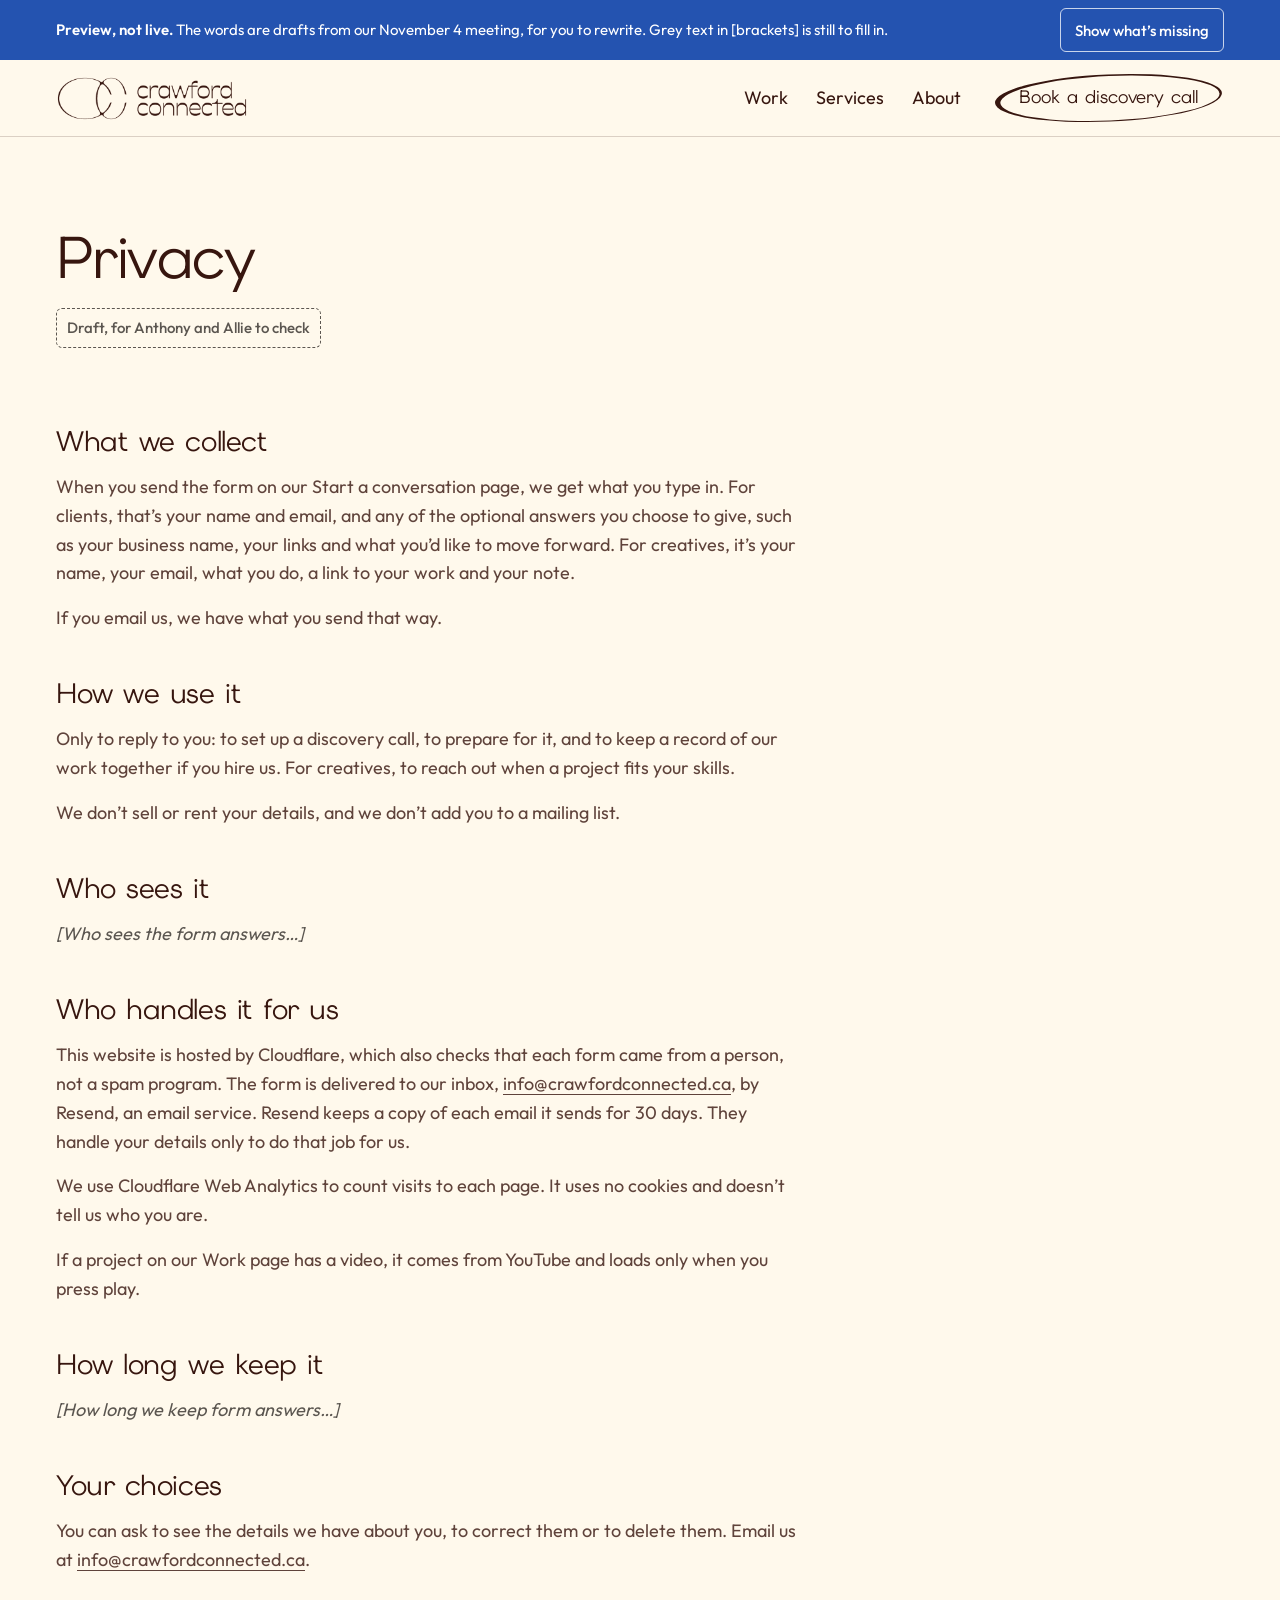
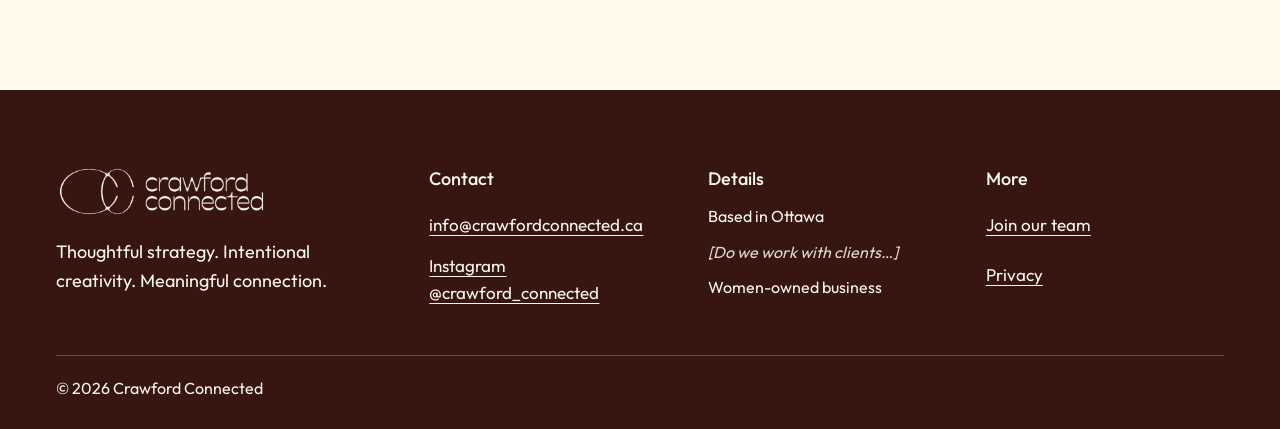
<file: privacy/index.html>
<!DOCTYPE html><html lang="en-CA" data-review="clean"><head><meta charset="utf-8"><meta name="viewport" content="width=device-width, initial-scale=1, viewport-fit=cover"><script>try { if (localStorage.getItem('cc-review') === 'missing') document.documentElement.dataset.review = 'missing'; } catch (e) {}</script><title>Privacy | Crawford Connected</title><meta name="description" content="How Crawford Connected uses what you send through the form on this website, and what the site counts."><link rel="canonical" href="https://crawfordconnected.ca/privacy/"><meta name="robots" content="noindex, nofollow"><meta property="og:type" content="website"><meta property="og:site_name" content="Crawford Connected"><meta property="og:locale" content="en_CA"><meta property="og:title" content="Privacy | Crawford Connected"><meta property="og:description" content="How Crawford Connected uses what you send through the form on this website, and what the site counts."><meta property="og:url" content="https://crawfordconnected.ca/privacy/"><meta property="og:image" content="https://crawfordconnected.ca/_astro/share-allie-studio.Bz2gRNS8_ZN6owB.jpg"><meta property="og:image:width" content="1200"><meta property="og:image:height" content="630"><meta property="og:image:alt" content="Allie Crawford smiling on a stool in a photo studio"><meta name="twitter:card" content="summary_large_image"><meta name="theme-color" content="#fff9ec"><link rel="icon" type="image/png" sizes="32x32" href="../favicon-32.png"><link rel="icon" type="image/png" sizes="192x192" href="../favicon-192.png"><link rel="apple-touch-icon" href="../apple-touch-icon.png"><link rel="preload" href="../site-assets/elms-sans-latin-400-normal.DxMkYH23.woff2" as="font" type="font/woff2" crossorigin><link rel="preload" href="../site-assets/outfit-latin-400-normal.BGsTXAXT.woff2" as="font" type="font/woff2" crossorigin><style>.wordmark{-webkit-mask-image:url(../site-assets/logo-wordmark-mask.4lhsvhzJ_eD6WB.webp);mask-image:url(../site-assets/logo-wordmark-mask.4lhsvhzJ_eD6WB.webp)}.mark{-webkit-mask-image:url(../site-assets/logo-submark-mask.Dviby7W-_slocp.webp);mask-image:url(../site-assets/logo-submark-mask.Dviby7W-_slocp.webp)}</style><link rel="stylesheet" href="../site-assets/Base.CdHi03qO.css"></head><body><a class="skip" href="#main">Skip to content</a><div class="preview-bar" role="region" aria-label="Preview notice" data-placeholder><div class="wrap"><p><strong>Preview, not live.</strong> The words are drafts from our November 4 meeting, for you to rewrite. <span class="pv-clean">Grey text in [brackets] is still to fill in.</span><span class="pv-missing">Everything in blue is still to fill in.</span></p><button class="pv-toggle" id="pv-toggle" type="button" aria-pressed="false">Show what’s missing</button></div></div><script type="module">var e=document.getElementById(`pv-toggle`),t=document.documentElement,n=()=>e?.setAttribute(`aria-pressed`,String(t.dataset.review===`missing`));e?.addEventListener(`click`,()=>{let e=t.dataset.review===`missing`?`clean`:`missing`;t.dataset.review=e;try{localStorage.setItem(`cc-review`,e)}catch{}n()}),n();var r=document.querySelector(`.preview-bar`);if(r){let e=()=>t.style.setProperty(`--bar-h`,`${r.offsetHeight}px`);e(),`ResizeObserver`in window&&new ResizeObserver(e).observe(r)}</script><header class="site-header" id="site-header"><div class="wrap"><a class="brand" href="../index.html" aria-label="Crawford Connected, home"><span class="wordmark wordmark--head" aria-hidden="true"></span><span class="mark" aria-hidden="true"></span></a><nav class="nav" aria-label="Main"><a href="../work/index.html">Work</a><a href="../services/index.html">Services</a><a href="../about/index.html">About</a></nav><a class="cta cta--sm head-cta" href="../start/index.html"><svg class="cta__ring" viewBox="0 0 240 72" preserveAspectRatio="none" aria-hidden="true"><path fill-rule="evenodd" d="M2 36a118 34 0 1 0 236 0a118 34 0 1 0 -236 0Z M7.5 36.5a114 32 0 1 0 228 0a114 32 0 1 0 -228 0Z"></path></svg><svg class="cta__echo" viewBox="0 0 120 72" preserveAspectRatio="none" aria-hidden="true"><path d="M115.2 25.5A58 34 0 1 0 115.2 46.5"></path></svg><span class="cta__text">Book a discovery call</span></a><details class="menu" id="menu"><summary class="menu__toggle" aria-label="Menu"><span class="menu__icon" aria-hidden="true"></span><span class="menu__word">Menu</span></summary><nav class="menu__panel" aria-label="Main, phone"><a href="../work/index.html">Work</a><a href="../services/index.html">Services</a><a href="../about/index.html">About</a><a href="../start/index.html">Book a discovery call</a></nav></details></div></header><script type="module">var e=document.getElementById(`menu`);e&&(e.addEventListener(`click`,t=>{t.target.closest(`a`)&&(e.open=!1)}),document.addEventListener(`keydown`,t=>{t.key===`Escape`&&e.open&&(e.open=!1,e.querySelector(`summary`)?.focus())}));var t=document.getElementById(`site-header`);if(t&&t.hasAttribute(`data-clear`)){let e=()=>t.classList.toggle(`is-clear`,window.scrollY<8);e(),window.addEventListener(`scroll`,e,{passive:!0});let n=()=>setTimeout(()=>t.classList.remove(`no-anim`),150);document.readyState===`complete`?n():window.addEventListener(`load`,n)}</script><main id="main"><header class="page-head"><div class="wrap"><h1 class="h1 h1--page">Privacy</h1><span class="tag" data-placeholder>Draft, for Anthony and Allie to check</span></div></header><section class="section section--flush-top"><div class="wrap"><div class="prose"><h2 id="what-we-collect">What we collect</h2>
<p>When you send the form on our Start a conversation page, we get what you type in. For clients, that’s your name and email, and any of the optional answers you choose to give, such as your business name, your links and what you’d like to move forward. For creatives, it’s your name, your email, what you do, a link to your work and your note.</p>
<p>If you email us, we have what you send that way.</p>
<h2 id="how-we-use-it">How we use it</h2>
<p>Only to reply to you: to set up a discovery call, to prepare for it, and to keep a record of our work together if you hire us. For creatives, to reach out when a project fits your skills.</p>
<p>We don’t sell or rent your details, and we don’t add you to a mailing list.</p>
<h2 id="who-sees-it">Who sees it</h2>
<p><span class="fill" data-placeholder><span class="fill-full">[Who sees the form answers: only Allie, or teammates on a project too?]</span><span class="fill-short" aria-hidden="true">[Who sees the form answers…]</span></span></p>
<h2 id="who-handles-it-for-us">Who handles it for us</h2>
<p>This website is hosted by Cloudflare, which also checks that each form came from a person, not a spam program. The form is delivered to our inbox, <a href="mailto:info@crawfordconnected.ca">info@crawfordconnected.ca</a>, by Resend, an email service. Resend keeps a copy of each email it sends for 30 days. They handle your details only to do that job for us.</p>
<p>We use Cloudflare Web Analytics to count visits to each page. It uses no cookies and doesn’t tell us who you are.</p>
<p>If a project on our Work page has a video, it comes from YouTube and loads only when you press play.</p>
<h2 id="how-long-we-keep-it">How long we keep it</h2>
<p><span class="fill" data-placeholder><span class="fill-full">[How long we keep form answers, for clients and for creatives]</span><span class="fill-short" aria-hidden="true">[How long we keep form answers…]</span></span></p>
<h2 id="your-choices">Your choices</h2>
<p>You can ask to see the details we have about you, to correct them or to delete them. Email us at <a href="mailto:info@crawfordconnected.ca">info@crawfordconnected.ca</a>.</p>
</div></div></section></main><footer class="footer"><div class="wrap"><div class="footer__grid"><div class="footer__brand"><span class="wordmark" role="img" aria-label="Crawford Connected"></span><p>Thoughtful strategy. Intentional creativity. Meaningful connection.</p></div><div class="footer__col"><h2 class="h4">Contact</h2><a href="mailto:info@crawfordconnected.ca">info@crawfordconnected.ca</a><a href="https://www.instagram.com/crawford_connected/">Instagram @crawford_connected</a></div><div class="footer__col"><h2 class="h4">Details</h2><span>Based in Ottawa</span><span><span class="fill" data-placeholder><span class="fill-full">[Do we work with clients outside Ottawa? If so, where?]</span><span class="fill-short" aria-hidden="true">[Do we work with clients…]</span></span></span><span>Women-owned business</span></div><div class="footer__col"><h2 class="h4">More</h2><a href="../start/index.html#join-team">Join our team</a><a href="../privacy/index.html">Privacy</a></div></div><div class="footer__legal"><span>© 2026 Crawford Connected</span></div></div></footer></body></html>
</file>
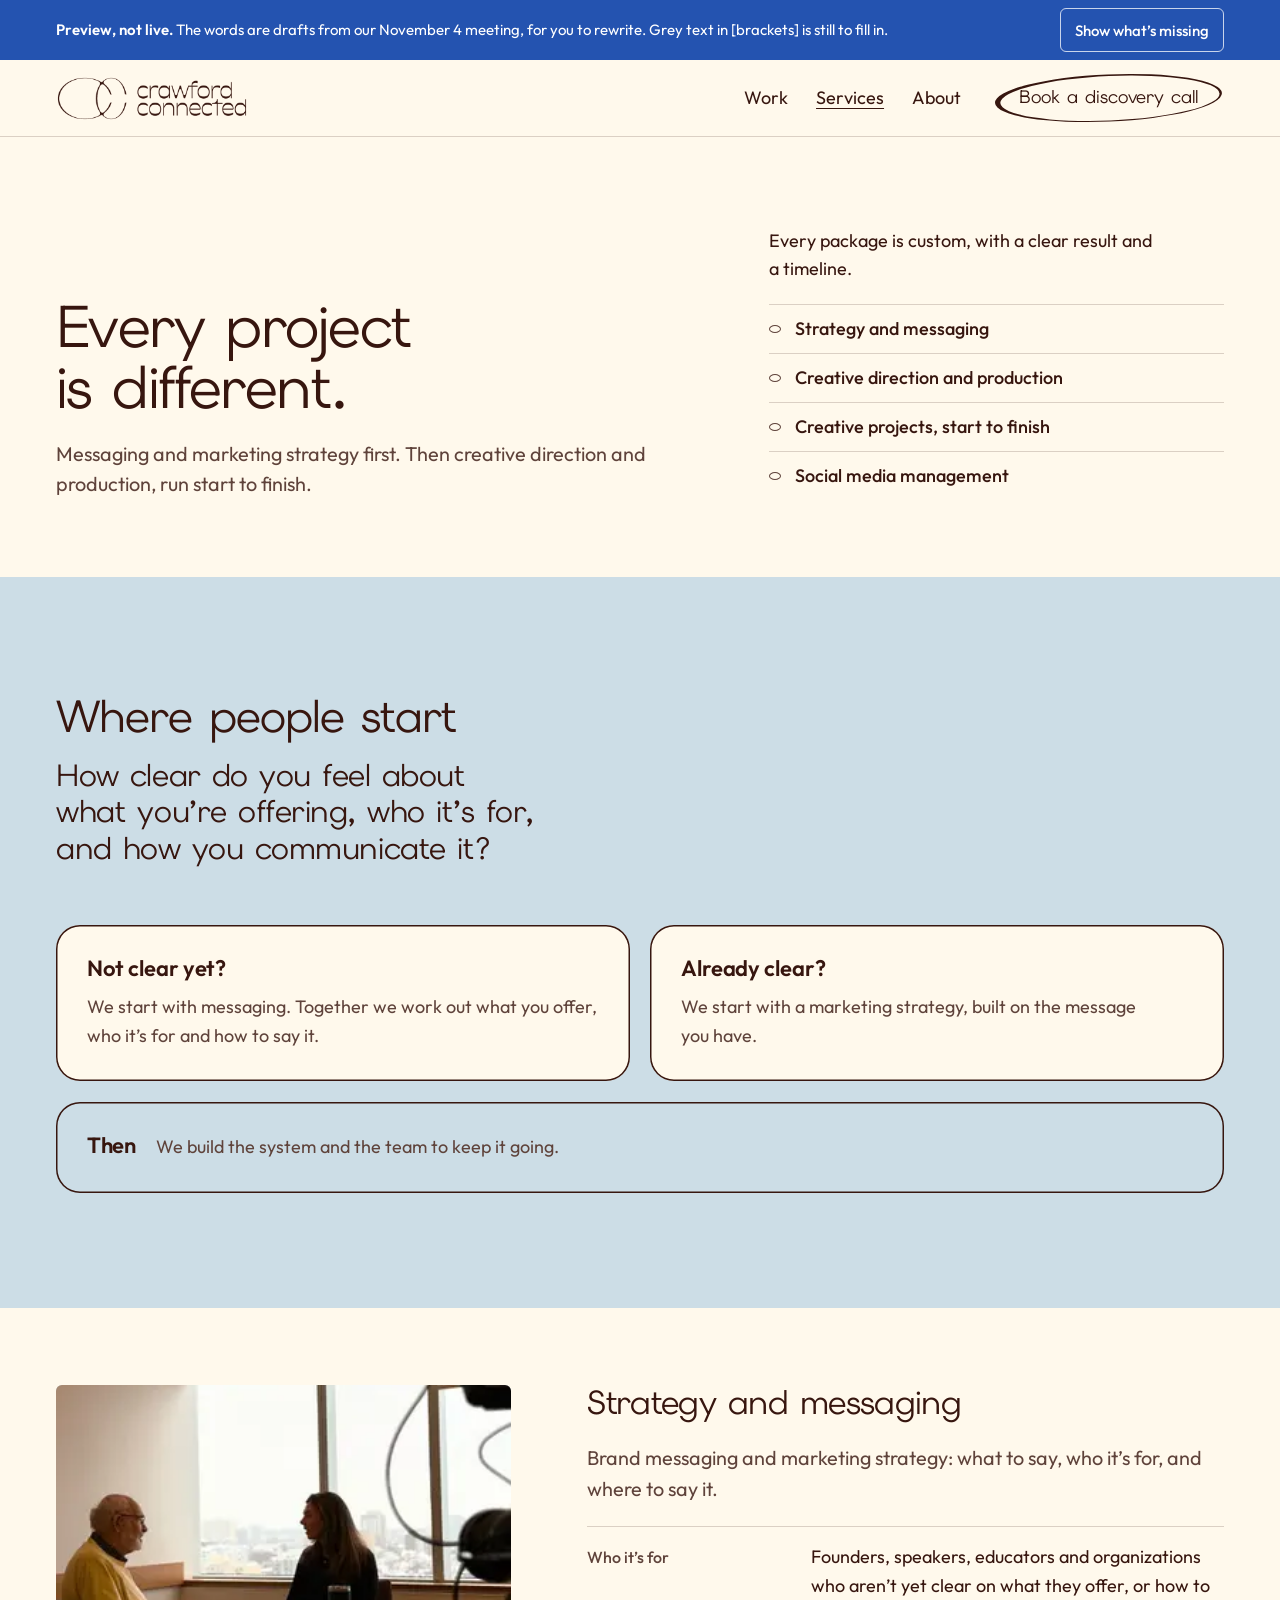
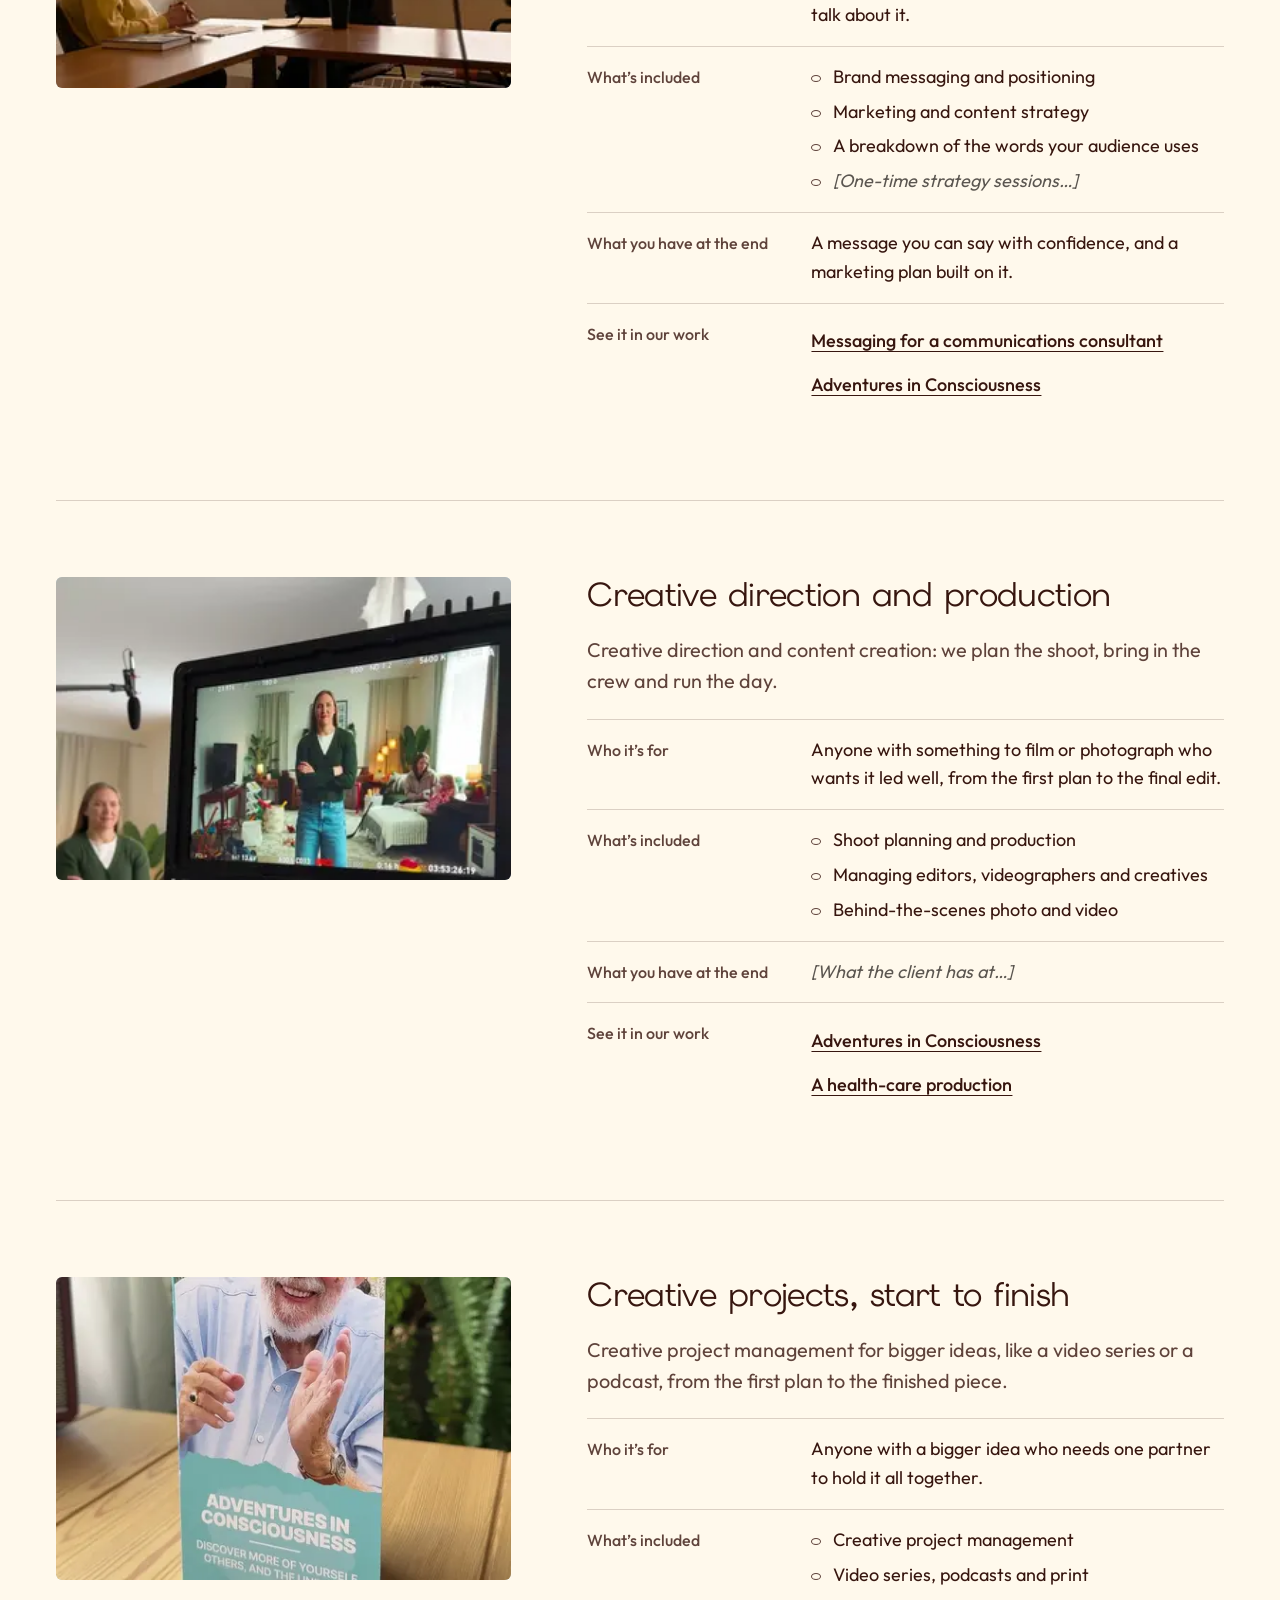
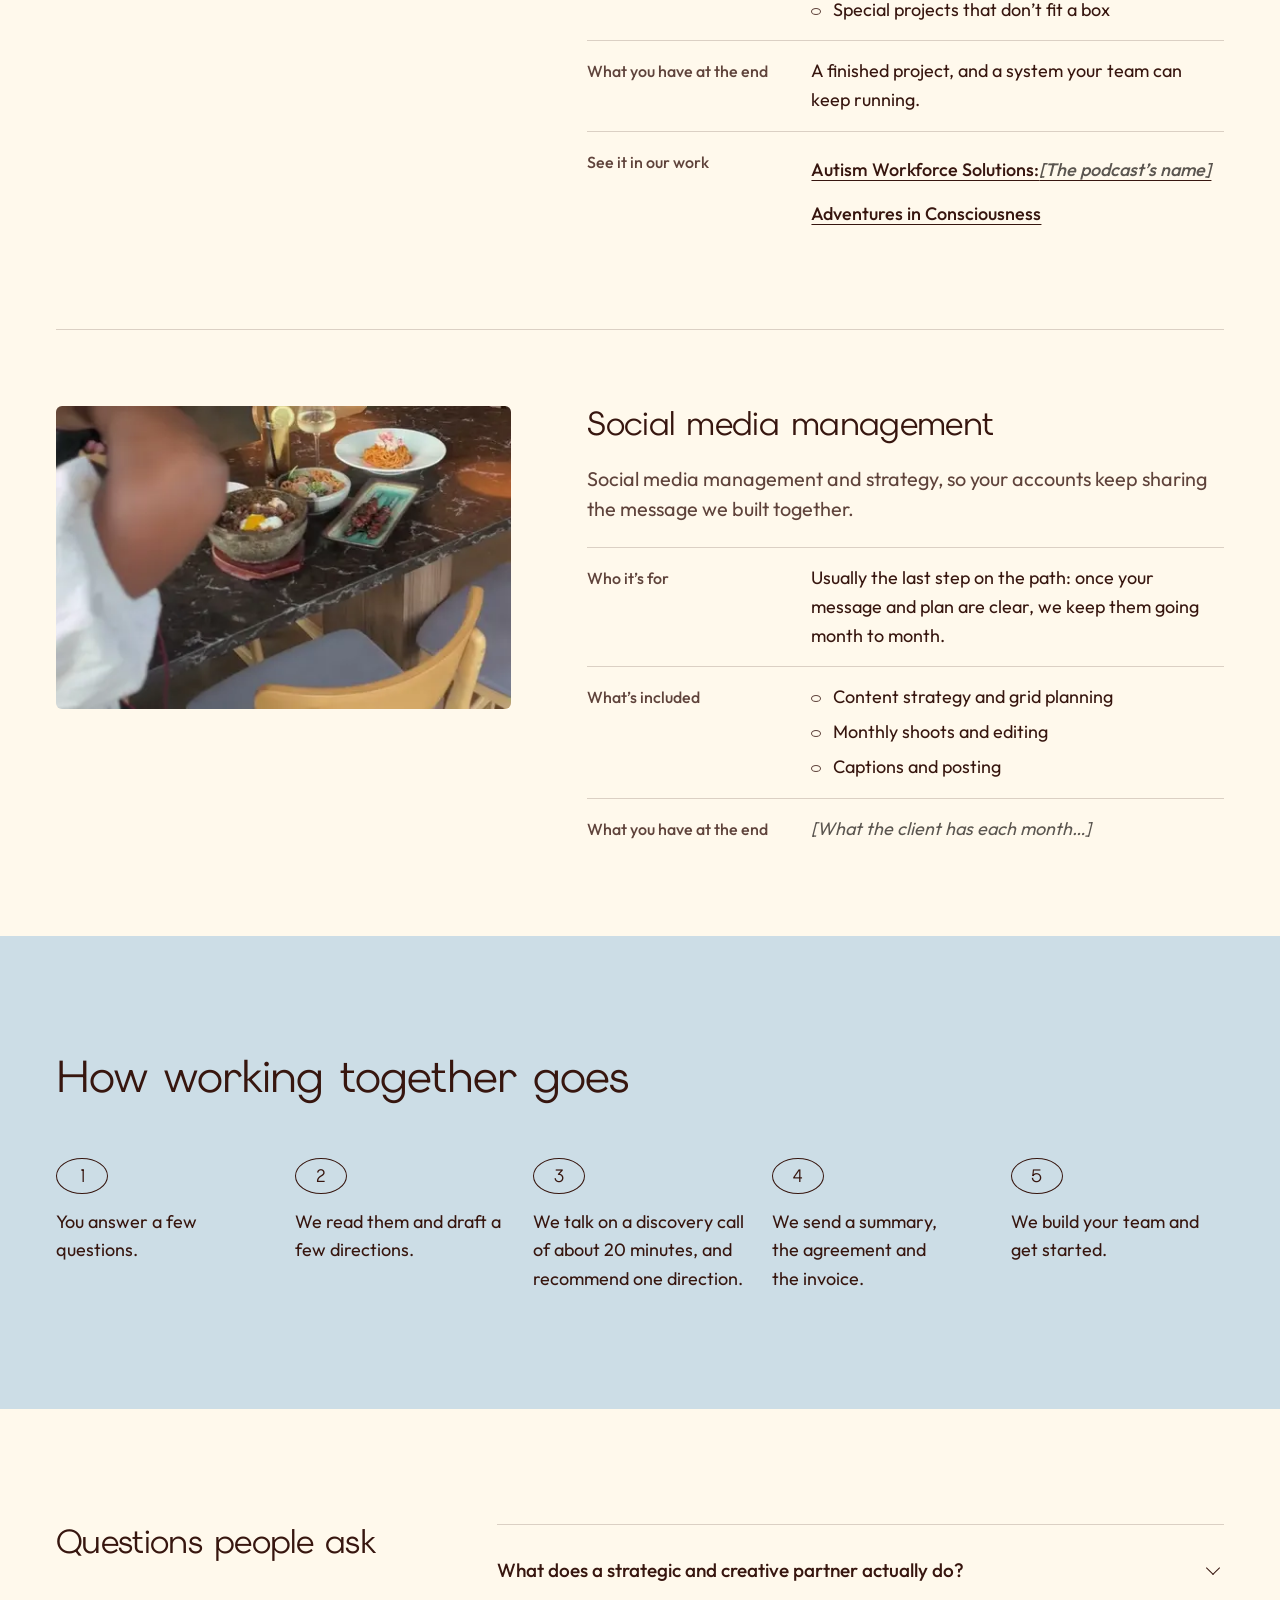
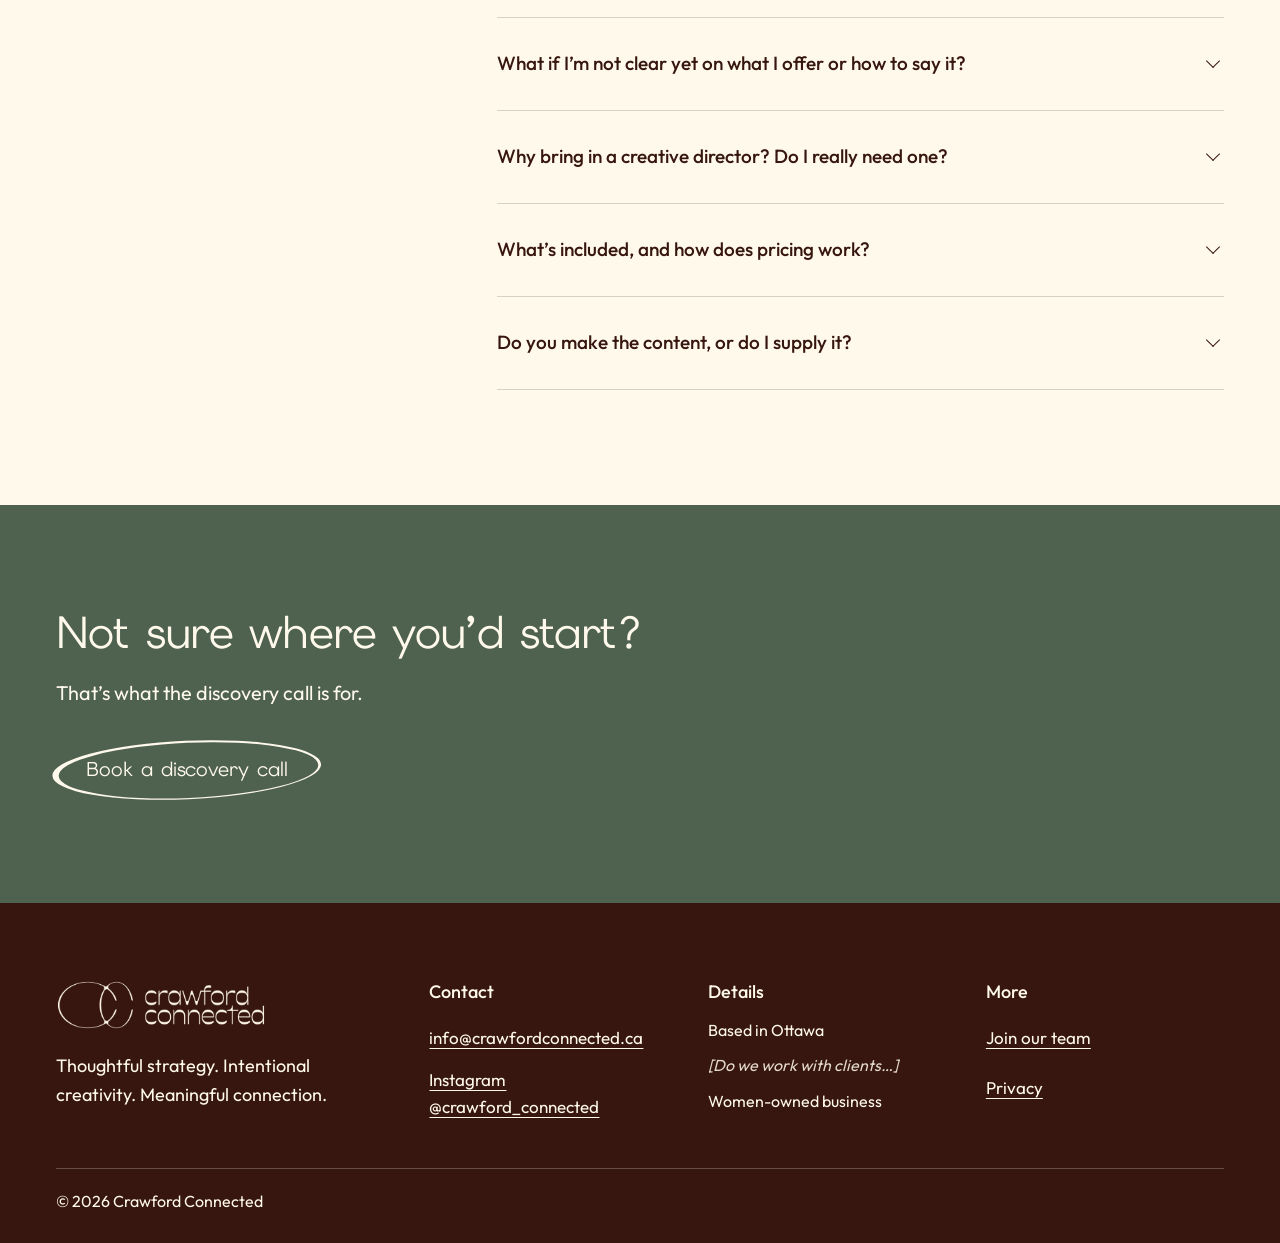
<file: services/index.html>
<!DOCTYPE html><html lang="en-CA" data-review="clean"><head><meta charset="utf-8"><meta name="viewport" content="width=device-width, initial-scale=1, viewport-fit=cover"><script>try { if (localStorage.getItem('cc-review') === 'missing') document.documentElement.dataset.review = 'missing'; } catch (e) {}</script><title>Brand messaging and marketing strategy | Crawford Connected</title><meta name="description" content="We start with your message and marketing strategy, then lead the creative direction and production. Based in Ottawa."><link rel="canonical" href="https://crawfordconnected.ca/services/"><meta name="robots" content="noindex, nofollow"><meta property="og:type" content="website"><meta property="og:site_name" content="Crawford Connected"><meta property="og:locale" content="en_CA"><meta property="og:title" content="Brand messaging and marketing strategy | Crawford Connected"><meta property="og:description" content="We start with your message and marketing strategy, then lead the creative direction and production. Based in Ottawa."><meta property="og:url" content="https://crawfordconnected.ca/services/"><meta property="og:image" content="https://crawfordconnected.ca/_astro/share-allie-studio.Bz2gRNS8_ZN6owB.jpg"><meta property="og:image:width" content="1200"><meta property="og:image:height" content="630"><meta property="og:image:alt" content="Allie Crawford smiling on a stool in a photo studio"><meta name="twitter:card" content="summary_large_image"><meta name="theme-color" content="#fff9ec"><link rel="icon" type="image/png" sizes="32x32" href="../favicon-32.png"><link rel="icon" type="image/png" sizes="192x192" href="../favicon-192.png"><link rel="apple-touch-icon" href="../apple-touch-icon.png"><link rel="preload" href="../site-assets/elms-sans-latin-400-normal.DxMkYH23.woff2" as="font" type="font/woff2" crossorigin><link rel="preload" href="../site-assets/outfit-latin-400-normal.BGsTXAXT.woff2" as="font" type="font/woff2" crossorigin><style>.wordmark{-webkit-mask-image:url(../site-assets/logo-wordmark-mask.4lhsvhzJ_eD6WB.webp);mask-image:url(../site-assets/logo-wordmark-mask.4lhsvhzJ_eD6WB.webp)}.mark{-webkit-mask-image:url(../site-assets/logo-submark-mask.Dviby7W-_slocp.webp);mask-image:url(../site-assets/logo-submark-mask.Dviby7W-_slocp.webp)}</style><link rel="stylesheet" href="../site-assets/Base.CdHi03qO.css"></head><body><a class="skip" href="#main">Skip to content</a><div class="preview-bar" role="region" aria-label="Preview notice" data-placeholder><div class="wrap"><p><strong>Preview, not live.</strong> The words are drafts from our November 4 meeting, for you to rewrite. <span class="pv-clean">Grey text in [brackets] is still to fill in.</span><span class="pv-missing">Everything in blue is still to fill in.</span></p><button class="pv-toggle" id="pv-toggle" type="button" aria-pressed="false">Show what’s missing</button></div></div><script type="module">var e=document.getElementById(`pv-toggle`),t=document.documentElement,n=()=>e?.setAttribute(`aria-pressed`,String(t.dataset.review===`missing`));e?.addEventListener(`click`,()=>{let e=t.dataset.review===`missing`?`clean`:`missing`;t.dataset.review=e;try{localStorage.setItem(`cc-review`,e)}catch{}n()}),n();var r=document.querySelector(`.preview-bar`);if(r){let e=()=>t.style.setProperty(`--bar-h`,`${r.offsetHeight}px`);e(),`ResizeObserver`in window&&new ResizeObserver(e).observe(r)}</script><header class="site-header" id="site-header"><div class="wrap"><a class="brand" href="../index.html" aria-label="Crawford Connected, home"><span class="wordmark wordmark--head" aria-hidden="true"></span><span class="mark" aria-hidden="true"></span></a><nav class="nav" aria-label="Main"><a href="../work/index.html">Work</a><a href="../services/index.html" aria-current="page">Services</a><a href="../about/index.html">About</a></nav><a class="cta cta--sm head-cta" href="../start/index.html"><svg class="cta__ring" viewBox="0 0 240 72" preserveAspectRatio="none" aria-hidden="true"><path fill-rule="evenodd" d="M2 36a118 34 0 1 0 236 0a118 34 0 1 0 -236 0Z M7.5 36.5a114 32 0 1 0 228 0a114 32 0 1 0 -228 0Z"></path></svg><svg class="cta__echo" viewBox="0 0 120 72" preserveAspectRatio="none" aria-hidden="true"><path d="M115.2 25.5A58 34 0 1 0 115.2 46.5"></path></svg><span class="cta__text">Book a discovery call</span></a><details class="menu" id="menu"><summary class="menu__toggle" aria-label="Menu"><span class="menu__icon" aria-hidden="true"></span><span class="menu__word">Menu</span></summary><nav class="menu__panel" aria-label="Main, phone"><a href="../work/index.html">Work</a><a href="../services/index.html" aria-current="page">Services</a><a href="../about/index.html">About</a><a href="../start/index.html">Book a discovery call</a></nav></details></div></header><script type="module">var e=document.getElementById(`menu`);e&&(e.addEventListener(`click`,t=>{t.target.closest(`a`)&&(e.open=!1)}),document.addEventListener(`keydown`,t=>{t.key===`Escape`&&e.open&&(e.open=!1,e.querySelector(`summary`)?.focus())}));var t=document.getElementById(`site-header`);if(t&&t.hasAttribute(`data-clear`)){let e=()=>t.classList.toggle(`is-clear`,window.scrollY<8);e(),window.addEventListener(`scroll`,e,{passive:!0});let n=()=>setTimeout(()=>t.classList.remove(`no-anim`),150);document.readyState===`complete`?n():window.addEventListener(`load`,n)}</script><main id="main"><header class="page-head"><div class="wrap"><div class="svc-head"><div class="stack"><h1 class="h1 h1--page">Every project is different.</h1><p class="lead">Messaging and marketing strategy first. Then creative direction and production, run start to finish.</p></div><div class="stack stack--sm"><p>Every package is custom, with a clear result and a timeline.</p><nav class="jump" aria-label="Our services"><a href="#strategy-and-messaging">Strategy and messaging</a><a href="#creative-direction-and-production">Creative direction and production</a><a href="#creative-projects">Creative projects, start to finish</a><a href="#social-media-management">Social media management</a></nav></div></div></div></header><section class="section band--sky" aria-labelledby="start-title"><div class="wrap"><div class="section-head"><h2 id="start-title" class="h2">Where people start</h2><p class="question">How clear do you feel about what you’re offering, who it’s for, and how you communicate it?</p></div><div class="paths"><div class="path"><h3 class="h3">Not clear yet?</h3><p>We start with messaging. Together we work out what you offer, who it’s for and how to say it.</p></div><div class="path"><h3 class="h3">Already clear?</h3><p>We start with a marketing strategy, built on the message you have.</p></div><div class="path path--then"><h3 class="h3">Then</h3><p>We build the system and the team to keep it going.</p></div></div></div></section><section class="svc" id="strategy-and-messaging" aria-labelledby="strategy-and-messaging-title"><div class="wrap"><figure class="photo photo--32"><img src="../site-assets/allie-window-table-conversation.B0Bo9uZO_Z1qdKuX.webp" srcset="../site-assets/allie-window-table-conversation.B0Bo9uZO_Zd7vod.webp 320w, ../site-assets/allie-window-table-conversation.B0Bo9uZO_OQe1D.webp 480w, ../site-assets/allie-window-table-conversation.B0Bo9uZO_DL2yk.webp 640w, ../site-assets/allie-window-table-conversation.B0Bo9uZO_HvH09.webp 800w, ../site-assets/allie-window-table-conversation.B0Bo9uZO_E6P5a.webp 1080w, ../site-assets/allie-window-table-conversation.B0Bo9uZO_1z9Sms.webp 1440w, ../site-assets/allie-window-table-conversation.B0Bo9uZO_Z1qdKuX.webp 1800w" alt="Allie talking with a client across a table by a window" sizes="(max-width: 960px) calc(100vw - 32px), 460px" loading="lazy" decoding="async" style="object-position: center 62%" width="1800" height="2400"></figure><div class="svc__body"><h2 id="strategy-and-messaging-title" class="h2 h2--sm">Strategy and messaging</h2><p class="lead">Brand messaging and marketing strategy: what to say, who it’s for, and where to say it.</p><dl class="facts"><div><dt>Who it’s for</dt><dd>Founders, speakers, educators and organizations who aren’t yet clear on what they offer, or how to talk about it.</dd></div><div><dt>What’s included</dt><dd><ul class="dots"><li><span>Brand messaging and positioning</span></li><li><span>Marketing and content strategy</span></li><li><span>A breakdown of the words your audience uses</span></li><li><span><span class="fill" data-placeholder><span class="fill-full">[One-time strategy sessions: still offered?]</span><span class="fill-short" aria-hidden="true">[One-time strategy sessions…]</span></span></span></li></ul></dd></div><div><dt>What you have at the end</dt><dd>A message you can say with confidence, and a marketing plan built on it.</dd></div><div><dt>See it in our work</dt><dd class="inline-list"><a href="../work/index.html#communications-consultant">Messaging for a communications consultant</a><a href="../work/index.html#adventures-in-consciousness">Adventures in Consciousness</a></dd></div></dl></div></div></section><section class="svc" id="creative-direction-and-production" aria-labelledby="creative-direction-and-production-title"><div class="wrap"><figure class="photo photo--32"><img src="../site-assets/card-living-room-set-frame.wBhdZ3Zl_Z1M66Us.webp" srcset="../site-assets/card-living-room-set-frame.wBhdZ3Zl_1hLHnP.webp 320w, ../site-assets/card-living-room-set-frame.wBhdZ3Zl_E5Y05.webp 480w, ../site-assets/card-living-room-set-frame.wBhdZ3Zl_Z2hkHmg.webp 640w, ../site-assets/card-living-room-set-frame.wBhdZ3Zl_12q4oB.webp 800w, ../site-assets/card-living-room-set-frame.wBhdZ3Zl_Z1M66Us.webp 1080w" alt="A monitor on set showing an actor in a living room scene" sizes="(max-width: 960px) calc(100vw - 32px), 460px" loading="lazy" decoding="async" width="1080" height="720"></figure><div class="svc__body"><h2 id="creative-direction-and-production-title" class="h2 h2--sm">Creative direction and production</h2><p class="lead">Creative direction and content creation: we plan the shoot, bring in the crew and run the day.</p><dl class="facts"><div><dt>Who it’s for</dt><dd>Anyone with something to film or photograph who wants it led well, from the first plan to the final edit.</dd></div><div><dt>What’s included</dt><dd><ul class="dots"><li><span>Shoot planning and production</span></li><li><span>Managing editors, videographers and creatives</span></li><li><span>Behind-the-scenes photo and video</span></li></ul></dd></div><div><dt>What you have at the end</dt><dd><span class="fill" data-placeholder><span class="fill-full">[What the client has at the end, in Allie’s words]</span><span class="fill-short" aria-hidden="true">[What the client has at…]</span></span></dd></div><div><dt>See it in our work</dt><dd class="inline-list"><a href="../work/index.html#adventures-in-consciousness">Adventures in Consciousness</a><a href="../work/index.html#health-care-production">A health-care production</a></dd></div></dl></div></div></section><section class="svc" id="creative-projects" aria-labelledby="creative-projects-title"><div class="wrap"><figure class="photo photo--32"><img src="../site-assets/card-adventures-brochure-frame.DxlEBT_z_Z16aYuI.webp" srcset="../site-assets/card-adventures-brochure-frame.DxlEBT_z_1LUdsj.webp 320w, ../site-assets/card-adventures-brochure-frame.DxlEBT_z_Z2aYVup.webp 480w, ../site-assets/card-adventures-brochure-frame.DxlEBT_z_wbXbR.webp 640w, ../site-assets/card-adventures-brochure-frame.DxlEBT_z_29F1ha.webp 800w, ../site-assets/card-adventures-brochure-frame.DxlEBT_z_Z16aYuI.webp 1080w" alt="The Adventures in Consciousness print brochure standing on a table" sizes="(max-width: 960px) calc(100vw - 32px), 460px" loading="lazy" decoding="async" style="object-position: center 40%" width="1080" height="720"></figure><div class="svc__body"><h2 id="creative-projects-title" class="h2 h2--sm">Creative projects, start to finish</h2><p class="lead">Creative project management for bigger ideas, like a video series or a podcast, from the first plan to the finished piece.</p><dl class="facts"><div><dt>Who it’s for</dt><dd>Anyone with a bigger idea who needs one partner to hold it all together.</dd></div><div><dt>What’s included</dt><dd><ul class="dots"><li><span>Creative project management</span></li><li><span>Video series, podcasts and print</span></li><li><span>Special projects that don’t fit a box</span></li></ul></dd></div><div><dt>What you have at the end</dt><dd>A finished project, and a system your team can keep running.</dd></div><div><dt>See it in our work</dt><dd class="inline-list"><a href="../work/index.html#autism-workforce-solutions">Autism Workforce Solutions: <span class="fill" data-placeholder><span class="fill-full">[The podcast’s name]</span></span></a><a href="../work/index.html#adventures-in-consciousness">Adventures in Consciousness</a></dd></div></dl></div></div></section><section class="svc" id="social-media-management" aria-labelledby="social-media-management-title"><div class="wrap"><figure class="photo photo--32"><img src="../site-assets/card-restaurant-shoot-frame.BlorK1-F_1j933t.webp" srcset="../site-assets/card-restaurant-shoot-frame.BlorK1-F_1kkpwl.webp 320w, ../site-assets/card-restaurant-shoot-frame.BlorK1-F_ZP20S.webp 480w, ../site-assets/card-restaurant-shoot-frame.BlorK1-F_2mKhss.webp 640w, ../site-assets/card-restaurant-shoot-frame.BlorK1-F_EULbX.webp 800w, ../site-assets/card-restaurant-shoot-frame.BlorK1-F_1j933t.webp 1080w" alt="A photographer shooting plated dishes in a restaurant" sizes="(max-width: 960px) calc(100vw - 32px), 460px" loading="lazy" decoding="async" width="1080" height="720"></figure><div class="svc__body"><h2 id="social-media-management-title" class="h2 h2--sm">Social media management</h2><p class="lead">Social media management and strategy, so your accounts keep sharing the message we built together.</p><dl class="facts"><div><dt>Who it’s for</dt><dd>Usually the last step on the path: once your message and plan are clear, we keep them going month to month.</dd></div><div><dt>What’s included</dt><dd><ul class="dots"><li><span>Content strategy and grid planning</span></li><li><span>Monthly shoots and editing</span></li><li><span>Captions and posting</span></li></ul></dd></div><div><dt>What you have at the end</dt><dd><span class="fill" data-placeholder><span class="fill-full">[What the client has each month, in Allie’s words]</span><span class="fill-short" aria-hidden="true">[What the client has each month…]</span></span></dd></div></dl></div></div></section><section class="section band--sky" aria-labelledby="steps-title"><div class="wrap"><div class="section-head"><h2 id="steps-title" class="h2">How working together goes</h2></div><ol class="steps"><li><span>You answer a few questions.</span></li><li><span>We read them and draft a few directions.</span></li><li><span>We talk on a discovery call of about 20 minutes, and recommend one direction.</span></li><li><span>We send a summary, the agreement and the invoice.</span></li><li><span>We build your team and get started.</span></li></ol></div></section><section class="section" aria-labelledby="qa-title"><div class="wrap"><div class="split"><h2 id="qa-title" class="h2 h2--sm">Questions people ask</h2><div class="qa"><details><summary><span>What does a strategic and creative partner actually do?</span></summary><div class="qa__answer"><p><span class="fill" data-placeholder><span class="fill-full">[Allie’s answer: what a strategic and creative partner does, from first call to finished work]</span><span class="fill-short" aria-hidden="true">[Allie’s answer…]</span></span></p></div></details><details><summary><span>What if I’m not clear yet on what I offer or how to say it?</span></summary><div class="qa__answer"><p>That’s where many people start. We begin with your messaging: what you offer, who it’s for and how to say it. Once that’s clear, we build a marketing strategy on it.</p></div></details><details><summary><span>Why bring in a creative director? Do I really need one?</span></summary><div class="qa__answer"><p><span class="fill" data-placeholder><span class="fill-full">[Allie’s answer: when a creative director is worth it, and when it isn’t]</span><span class="fill-short" aria-hidden="true">[Allie’s answer…]</span></span></p></div></details><details><summary><span>What’s included, and how does pricing work?</span></summary><div class="qa__answer"><p>Every package is custom, with a clear result and a timeline. After our discovery call, we send a summary with the agreement and the price.</p></div></details><details><summary><span>Do you make the content, or do I supply it?</span></summary><div class="qa__answer"><p><span class="fill" data-placeholder><span class="fill-full">[Allie’s answer: who makes the content, and what the client brings]</span><span class="fill-short" aria-hidden="true">[Allie’s answer…]</span></span></p></div></details></div></div></div></section><section class="close band--moss" aria-labelledby="close-title"><div class="wrap"><h2 id="close-title" class="h2">Not sure where you’d start?</h2><p class="lead">That’s what the discovery call is for.</p><a class="cta" href="../start/index.html"><svg class="cta__ring" viewBox="0 0 240 72" preserveAspectRatio="none" aria-hidden="true"><path fill-rule="evenodd" d="M2 36a118 34 0 1 0 236 0a118 34 0 1 0 -236 0Z M7.5 36.5a114 32 0 1 0 228 0a114 32 0 1 0 -228 0Z"></path></svg><svg class="cta__echo" viewBox="0 0 120 72" preserveAspectRatio="none" aria-hidden="true"><path d="M115.2 25.5A58 34 0 1 0 115.2 46.5"></path></svg><span class="cta__text">Book a discovery call</span></a></div></section></main><footer class="footer"><div class="wrap"><div class="footer__grid"><div class="footer__brand"><span class="wordmark" role="img" aria-label="Crawford Connected"></span><p>Thoughtful strategy. Intentional creativity. Meaningful connection.</p></div><div class="footer__col"><h2 class="h4">Contact</h2><a href="mailto:info@crawfordconnected.ca">info@crawfordconnected.ca</a><a href="https://www.instagram.com/crawford_connected/">Instagram @crawford_connected</a></div><div class="footer__col"><h2 class="h4">Details</h2><span>Based in Ottawa</span><span><span class="fill" data-placeholder><span class="fill-full">[Do we work with clients outside Ottawa? If so, where?]</span><span class="fill-short" aria-hidden="true">[Do we work with clients…]</span></span></span><span>Women-owned business</span></div><div class="footer__col"><h2 class="h4">More</h2><a href="../start/index.html#join-team">Join our team</a><a href="../privacy/index.html">Privacy</a></div></div><div class="footer__legal"><span>© 2026 Crawford Connected</span></div></div></footer></body></html>
</file>
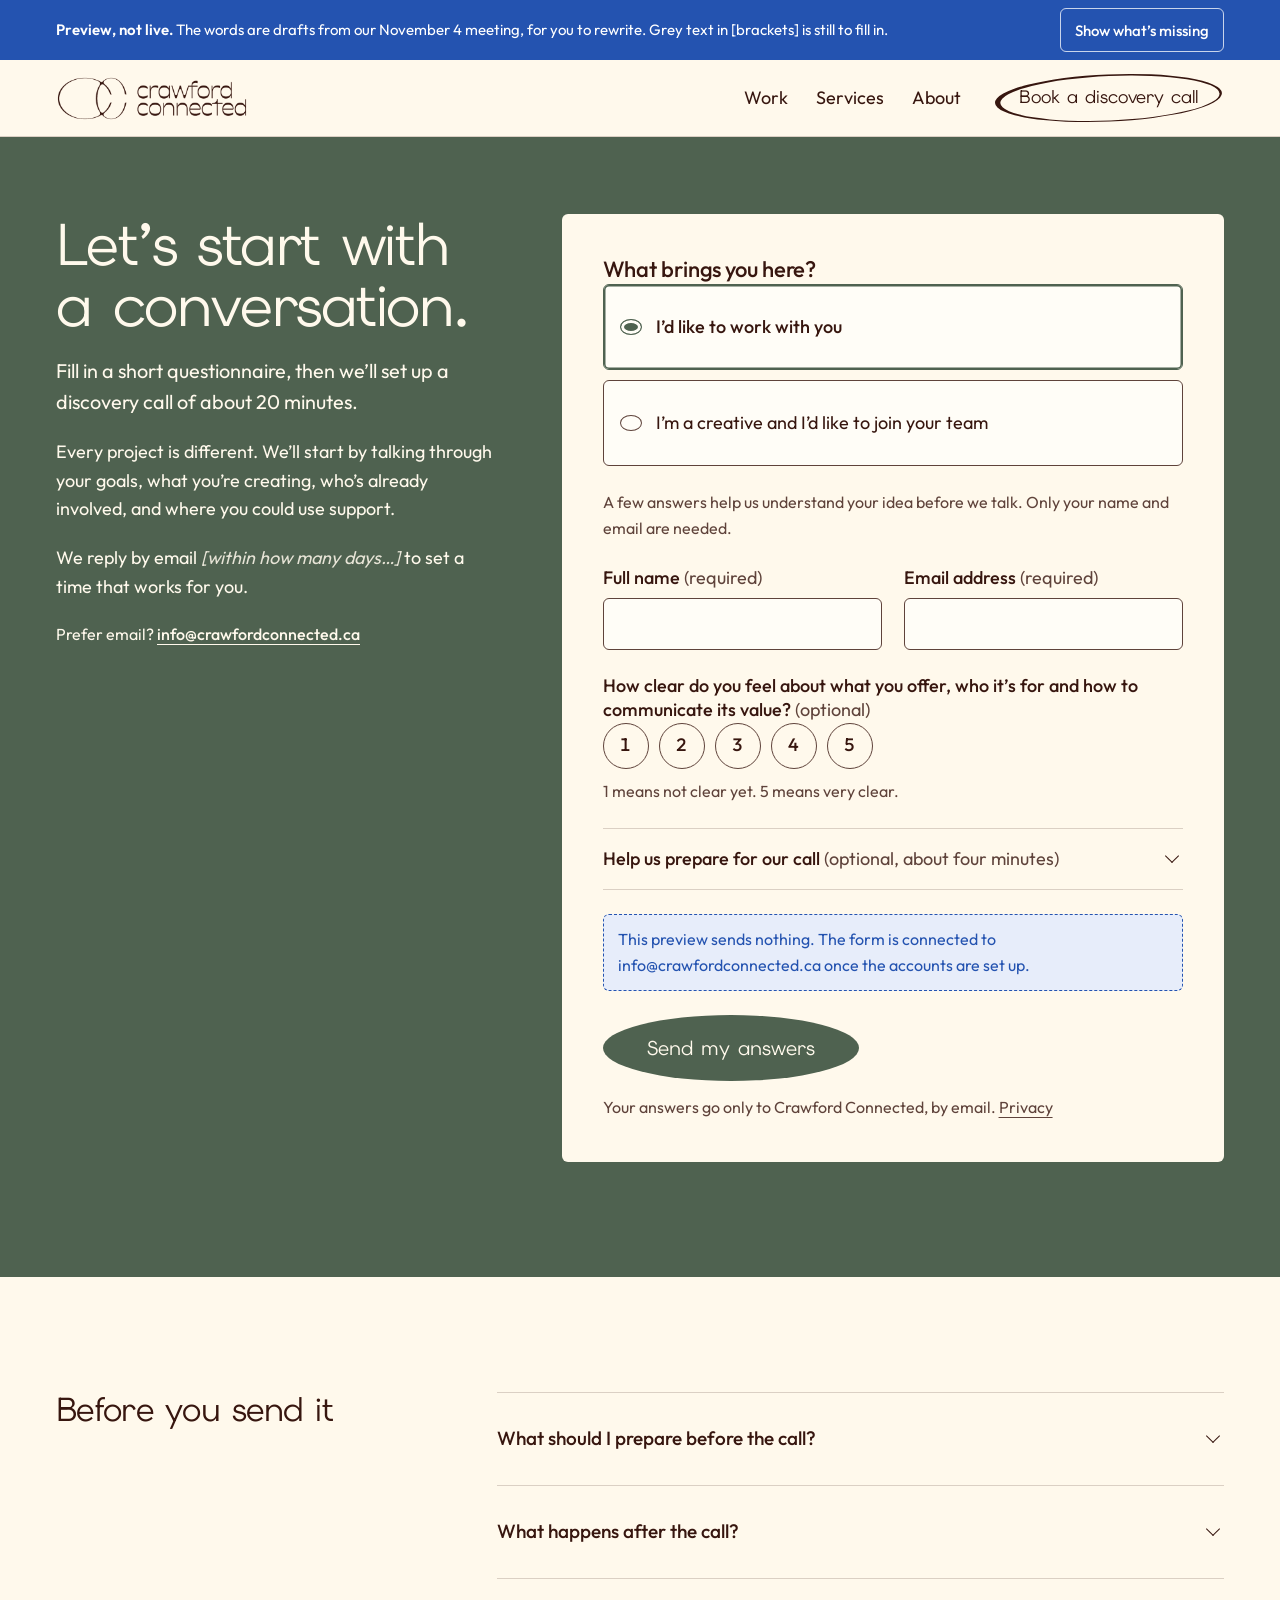
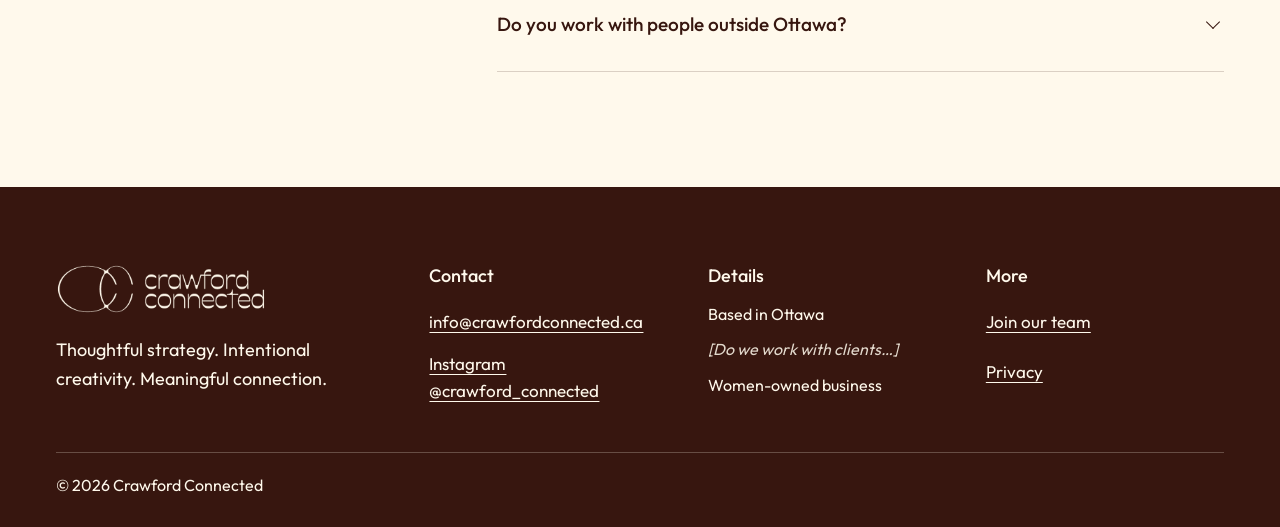
<file: start/index.html>
<!DOCTYPE html><html lang="en-CA" data-review="clean"><head><meta charset="utf-8"><meta name="viewport" content="width=device-width, initial-scale=1, viewport-fit=cover"><script>try { if (localStorage.getItem('cc-review') === 'missing') document.documentElement.dataset.review = 'missing'; } catch (e) {}</script><title>Book a discovery call | Crawford Connected</title><meta name="description" content="Answer a short questionnaire, then we'll set up a discovery call of about 20 minutes. Creatives who want to join our team can say hello here too."><link rel="canonical" href="https://crawfordconnected.ca/start/"><meta name="robots" content="noindex, nofollow"><meta property="og:type" content="website"><meta property="og:site_name" content="Crawford Connected"><meta property="og:locale" content="en_CA"><meta property="og:title" content="Book a discovery call | Crawford Connected"><meta property="og:description" content="Answer a short questionnaire, then we'll set up a discovery call of about 20 minutes. Creatives who want to join our team can say hello here too."><meta property="og:url" content="https://crawfordconnected.ca/start/"><meta property="og:image" content="https://crawfordconnected.ca/_astro/share-allie-studio.Bz2gRNS8_ZN6owB.jpg"><meta property="og:image:width" content="1200"><meta property="og:image:height" content="630"><meta property="og:image:alt" content="Allie Crawford smiling on a stool in a photo studio"><meta name="twitter:card" content="summary_large_image"><meta name="theme-color" content="#fff9ec"><link rel="icon" type="image/png" sizes="32x32" href="../favicon-32.png"><link rel="icon" type="image/png" sizes="192x192" href="../favicon-192.png"><link rel="apple-touch-icon" href="../apple-touch-icon.png"><link rel="preload" href="../site-assets/elms-sans-latin-400-normal.DxMkYH23.woff2" as="font" type="font/woff2" crossorigin><link rel="preload" href="../site-assets/outfit-latin-400-normal.BGsTXAXT.woff2" as="font" type="font/woff2" crossorigin><style>.wordmark{-webkit-mask-image:url(../site-assets/logo-wordmark-mask.4lhsvhzJ_eD6WB.webp);mask-image:url(../site-assets/logo-wordmark-mask.4lhsvhzJ_eD6WB.webp)}.mark{-webkit-mask-image:url(../site-assets/logo-submark-mask.Dviby7W-_slocp.webp);mask-image:url(../site-assets/logo-submark-mask.Dviby7W-_slocp.webp)}</style><link rel="stylesheet" href="../site-assets/Base.CdHi03qO.css"></head><body><a class="skip" href="#main">Skip to content</a><div class="preview-bar" role="region" aria-label="Preview notice" data-placeholder><div class="wrap"><p><strong>Preview, not live.</strong> The words are drafts from our November 4 meeting, for you to rewrite. <span class="pv-clean">Grey text in [brackets] is still to fill in.</span><span class="pv-missing">Everything in blue is still to fill in.</span></p><button class="pv-toggle" id="pv-toggle" type="button" aria-pressed="false">Show what’s missing</button></div></div><script type="module">var e=document.getElementById(`pv-toggle`),t=document.documentElement,n=()=>e?.setAttribute(`aria-pressed`,String(t.dataset.review===`missing`));e?.addEventListener(`click`,()=>{let e=t.dataset.review===`missing`?`clean`:`missing`;t.dataset.review=e;try{localStorage.setItem(`cc-review`,e)}catch{}n()}),n();var r=document.querySelector(`.preview-bar`);if(r){let e=()=>t.style.setProperty(`--bar-h`,`${r.offsetHeight}px`);e(),`ResizeObserver`in window&&new ResizeObserver(e).observe(r)}</script><header class="site-header" id="site-header"><div class="wrap"><a class="brand" href="../index.html" aria-label="Crawford Connected, home"><span class="wordmark wordmark--head" aria-hidden="true"></span><span class="mark" aria-hidden="true"></span></a><nav class="nav" aria-label="Main"><a href="../work/index.html">Work</a><a href="../services/index.html">Services</a><a href="../about/index.html">About</a></nav><a class="cta cta--sm head-cta" href="#start-form"><svg class="cta__ring" viewBox="0 0 240 72" preserveAspectRatio="none" aria-hidden="true"><path fill-rule="evenodd" d="M2 36a118 34 0 1 0 236 0a118 34 0 1 0 -236 0Z M7.5 36.5a114 32 0 1 0 228 0a114 32 0 1 0 -228 0Z"></path></svg><svg class="cta__echo" viewBox="0 0 120 72" preserveAspectRatio="none" aria-hidden="true"><path d="M115.2 25.5A58 34 0 1 0 115.2 46.5"></path></svg><span class="cta__text">Book a discovery call</span></a><details class="menu" id="menu"><summary class="menu__toggle" aria-label="Menu"><span class="menu__icon" aria-hidden="true"></span><span class="menu__word">Menu</span></summary><nav class="menu__panel" aria-label="Main, phone"><a href="../work/index.html">Work</a><a href="../services/index.html">Services</a><a href="../about/index.html">About</a><a href="#start-form">Book a discovery call</a></nav></details></div></header><script type="module">var e=document.getElementById(`menu`);e&&(e.addEventListener(`click`,t=>{t.target.closest(`a`)&&(e.open=!1)}),document.addEventListener(`keydown`,t=>{t.key===`Escape`&&e.open&&(e.open=!1,e.querySelector(`summary`)?.focus())}));var t=document.getElementById(`site-header`);if(t&&t.hasAttribute(`data-clear`)){let e=()=>t.classList.toggle(`is-clear`,window.scrollY<8);e(),window.addEventListener(`scroll`,e,{passive:!0});let n=()=>setTimeout(()=>t.classList.remove(`no-anim`),150);document.readyState===`complete`?n():window.addEventListener(`load`,n)}</script><main id="main"><section class="start band--moss" aria-labelledby="start-title"><div class="wrap"><div class="start__intro"><h1 id="start-title" class="h1 h1--page">Let’s start with a conversation.</h1><p class="lead">Fill in a short questionnaire, then we’ll set up a discovery call of about 20 minutes.</p></div><form class="intake" id="start-form" method="post" aria-labelledby="form-title" data-preview data-thanks="../thanks/index.html" data-thanks-team="../thanks/team/index.html"><fieldset class="field"><legend id="form-title" class="h3">What brings you here?</legend><div class="choices"><label class="choice"><input type="radio" name="path" id="path-client" value="client" checked><span class="choice__dot" aria-hidden="true"></span><span>I’d like to work with you</span></label><label class="choice" id="join-team"><input type="radio" name="path" id="path-team" value="team"><span class="choice__dot" aria-hidden="true"></span><span>I’m a creative and I’d like to join your team</span></label></div></fieldset><p class="hint for-client">A few answers help us understand your idea before we talk. Only your name and email are needed.</p><p class="hint for-team">Tell us what you do and where we can see your work. We’ll reach out when a project fits.</p><div class="pair"><div class="field"><label for="f-name">Full name <span class="opt">(required)</span></label><input id="f-name" name="name" type="text" autocomplete="name" required></div><div class="field"><label for="f-email">Email address <span class="opt">(required)</span></label><input id="f-email" name="email" type="email" autocomplete="email" required></div></div><fieldset class="for-client path-fields" data-path="client"><div class="intake__path"><fieldset class="field scale" aria-describedby="clarity-ends"><legend>How clear do you feel about what you offer, who it’s for and how to communicate its value? <span class="opt">(optional)</span></legend><div class="scale__row"><label class="dot-opt"><input type="radio" name="clarity" value="1" aria-label="1 out of 5"><span aria-hidden="true">1</span></label><label class="dot-opt"><input type="radio" name="clarity" value="2" aria-label="2 out of 5"><span aria-hidden="true">2</span></label><label class="dot-opt"><input type="radio" name="clarity" value="3" aria-label="3 out of 5"><span aria-hidden="true">3</span></label><label class="dot-opt"><input type="radio" name="clarity" value="4" aria-label="4 out of 5"><span aria-hidden="true">4</span></label><label class="dot-opt"><input type="radio" name="clarity" value="5" aria-label="5 out of 5"><span aria-hidden="true">5</span></label></div><p class="hint" id="clarity-ends">1 means not clear yet. 5 means very clear.</p></fieldset><details class="more"><summary><span>Help us prepare for our call <span class="opt">(optional, about four minutes)</span></span></summary><div class="more__body"><div class="field"><label for="f-project">Business, brand or project name</label><input id="f-project" name="project" type="text" autocomplete="organization"></div><div class="field"><label for="f-goal">What are you hoping to move forward?</label><textarea id="f-goal" name="goal"></textarea></div><div class="field"><label for="f-links">Website and social links</label><input id="f-links" name="links" type="text" autocomplete="url"></div><div class="pair"><div class="field"><label for="f-heard">How did you hear about Crawford Connected?</label><select id="f-heard" name="heard"><option value="">Choose one</option><option>Instagram</option><option>Referral</option><option>Networking event</option><option>Google or search</option><option>Existing connection</option><option>Other</option></select></div><div class="field"><label for="f-stage">What stage is your business, brand or project at?</label><select id="f-stage" name="stage"><option value="">Choose one</option><option>Idea or early planning</option><option>Newly launched</option><option>Growing and gaining momentum</option><option>Pivoting or rebranding</option><option>Scaling or expanding</option><option>Not sure</option><option>Other</option></select></div></div><div class="field"><label for="f-about">In two or three sentences, tell us about your business, brand or project and what you offer.</label><textarea id="f-about" name="about"></textarea></div><fieldset class="field"><legend>Which kinds of support would you like to explore?</legend><span class="hint">Choose any that fit.</span><div class="checks"><label class="check"><input type="checkbox" name="support" value="Strategy and messaging"><span>Strategy and messaging</span></label><label class="check"><input type="checkbox" name="support" value="Creative direction and production"><span>Creative direction and production</span></label><label class="check"><input type="checkbox" name="support" value="Creative projects, start to finish"><span>Creative projects, start to finish</span></label><label class="check"><input type="checkbox" name="support" value="Social media management"><span>Social media management</span></label><label class="check"><input type="checkbox" name="support" value="A one-time strategy session"><span>A one-time strategy session</span></label><label class="check"><input type="checkbox" name="support" value="Not sure yet, I'd like guidance"><span>Not sure yet, I’d like guidance</span></label></div></fieldset><div class="field"><label for="f-timeline">When would you like to get started?</label><select id="f-timeline" name="timeline"><option value="">Choose one</option><option>I’m ready to get started soon</option><option>In the next 1 to 3 months</option><option>Planning for a future project</option><option>Gathering information and exploring options</option><option>I’m not sure yet</option></select></div><div class="field"><label for="f-else">Anything else you’d like us to know before our call?</label><textarea id="f-else" name="else"></textarea></div></div></details></div></fieldset><fieldset class="for-team path-fields" data-path="team"><div class="intake__path"><div class="field"><label for="f-craft">What do you do? <span class="opt">(required)</span></label><span class="hint" id="f-craft-hint">For example: videographer, editor, designer.</span><input id="f-craft" name="craft" type="text" aria-describedby="f-craft-hint" data-required></div><div class="field"><label for="f-portfolio">A link to your work <span class="opt">(required)</span></label><input id="f-portfolio" name="portfolio" type="url" inputmode="url" autocomplete="url" placeholder="https://" data-required></div><div class="field"><label for="f-note">A short note <span class="opt">(optional)</span></label><textarea id="f-note" name="note"></textarea></div></div></fieldset><p class="intake__notice" data-placeholder>This preview sends nothing. The form is connected to info@crawfordconnected.ca once the accounts are set up.</p><div class="intake__submit"><button class="oval-btn" type="submit"><span class="for-client">Send my answers</span><span class="for-team">Send my details</span></button><p class="intake__privacy">Your answers go only to Crawford Connected, by email. <a href="../privacy/index.html">Privacy</a></p></div><p class="intake__status" id="form-status" role="status" hidden></p></form><script type="module">var e=document.getElementById(`start-form`);if(e){let t=e.querySelector(`#path-team`),n=e.querySelector(`#path-client`),r=e.querySelector(`#form-status`),i=Array.from(e.querySelectorAll(`.path-fields`));location.hash===`#join-team`&&(t.checked=!0),window.addEventListener(`hashchange`,()=>{location.hash===`#join-team`&&(t.checked=!0,a())});function a(){let e=t.checked?`team`:`client`;i.forEach(t=>t.disabled=t.dataset.path!==e),r.hidden=!0}[t,n].forEach(e=>e.addEventListener(`change`,a)),a(),e.noValidate=!0;let o={name:`Please add your name.`,email:`Please add your email address, like name@example.com.`,craft:`Please say what you do.`,portfolio:`Please add a link to your work, starting with https://`};function s(e){let t=e.required||e.hasAttribute(`data-required`),n=!e.value.trim(),r=t&&n||!n&&!e.checkValidity(),i=`${e.id}-err`;document.getElementById(i)?.remove(),e.removeAttribute(`aria-invalid`);let a=(e.getAttribute(`aria-describedby`)??``).split(` `).filter(e=>e&&e!==i);if(r){let t=document.createElement(`p`);t.className=`err`,t.id=i,t.textContent=o[e.name]??`Please check this answer.`,e.after(t),e.setAttribute(`aria-invalid`,`true`),a.push(i)}return a.length?e.setAttribute(`aria-describedby`,a.join(` `)):e.removeAttribute(`aria-describedby`),!r}e.addEventListener(`submit`,n=>{let i=Array.from(e.querySelectorAll(`input[required], input[data-required]`)).filter(e=>!e.closest(`fieldset:disabled`)).filter(e=>!s(e));if(i.length)n.preventDefault(),i[0].focus();else if(e.hasAttribute(`data-preview`)){n.preventDefault();let i=t.checked?e.dataset.thanksTeam:e.dataset.thanks;r.hidden=!1,r.innerHTML=``,r.append(`This is a preview, so nothing was sent. On the live site, your answers go straight to Crawford Connected and you land on `,Object.assign(document.createElement(`a`),{href:i,textContent:`this thank-you page`}),`.`)}}),e.addEventListener(`input`,e=>{let t=e.target;t.getAttribute(`aria-invalid`)===`true`&&s(t)})}</script><div class="start__more"><p>Every project is different. We’ll start by talking through your goals, what you’re creating, who’s already involved, and where you could use support.</p><p>We reply by email <span class="fill" data-placeholder><span class="fill-full">[within how many days?]</span><span class="fill-short" aria-hidden="true">[within how many days…]</span></span> to set a time that works for you.</p><p class="small">Prefer email? <a href="mailto:info@crawfordconnected.ca">info@crawfordconnected.ca</a></p></div></div></section><section class="section" aria-labelledby="start-qa-title"><div class="wrap"><div class="split"><h2 id="start-qa-title" class="h2 h2--sm">Before you send it</h2><div class="qa"><details><summary><span>What should I prepare before the call?</span></summary><div class="qa__answer"><p>Only the questionnaire. Your answers help us draft a few directions before we talk, so the call can get to the root of what’s happening.</p></div></details><details><summary><span>What happens after the call?</span></summary><div class="qa__answer"><p>We send a summary of what we talked about, with the agreement and the invoice. Once those are done, we build your team and get started.</p></div></details><details><summary><span>Do you work with people outside Ottawa?</span></summary><div class="qa__answer"><p><span class="fill" data-placeholder><span class="fill-full">[Allie’s answer: where we work, and how we work with people who aren’t in Ottawa]</span><span class="fill-short" aria-hidden="true">[Allie’s answer…]</span></span></p></div></details></div></div></div></section></main><footer class="footer"><div class="wrap"><div class="footer__grid"><div class="footer__brand"><span class="wordmark" role="img" aria-label="Crawford Connected"></span><p>Thoughtful strategy. Intentional creativity. Meaningful connection.</p></div><div class="footer__col"><h2 class="h4">Contact</h2><a href="mailto:info@crawfordconnected.ca">info@crawfordconnected.ca</a><a href="https://www.instagram.com/crawford_connected/">Instagram @crawford_connected</a></div><div class="footer__col"><h2 class="h4">Details</h2><span>Based in Ottawa</span><span><span class="fill" data-placeholder><span class="fill-full">[Do we work with clients outside Ottawa? If so, where?]</span><span class="fill-short" aria-hidden="true">[Do we work with clients…]</span></span></span><span>Women-owned business</span></div><div class="footer__col"><h2 class="h4">More</h2><a href="../start/index.html#join-team">Join our team</a><a href="../privacy/index.html">Privacy</a></div></div><div class="footer__legal"><span>© 2026 Crawford Connected</span></div></div></footer></body></html>
</file>
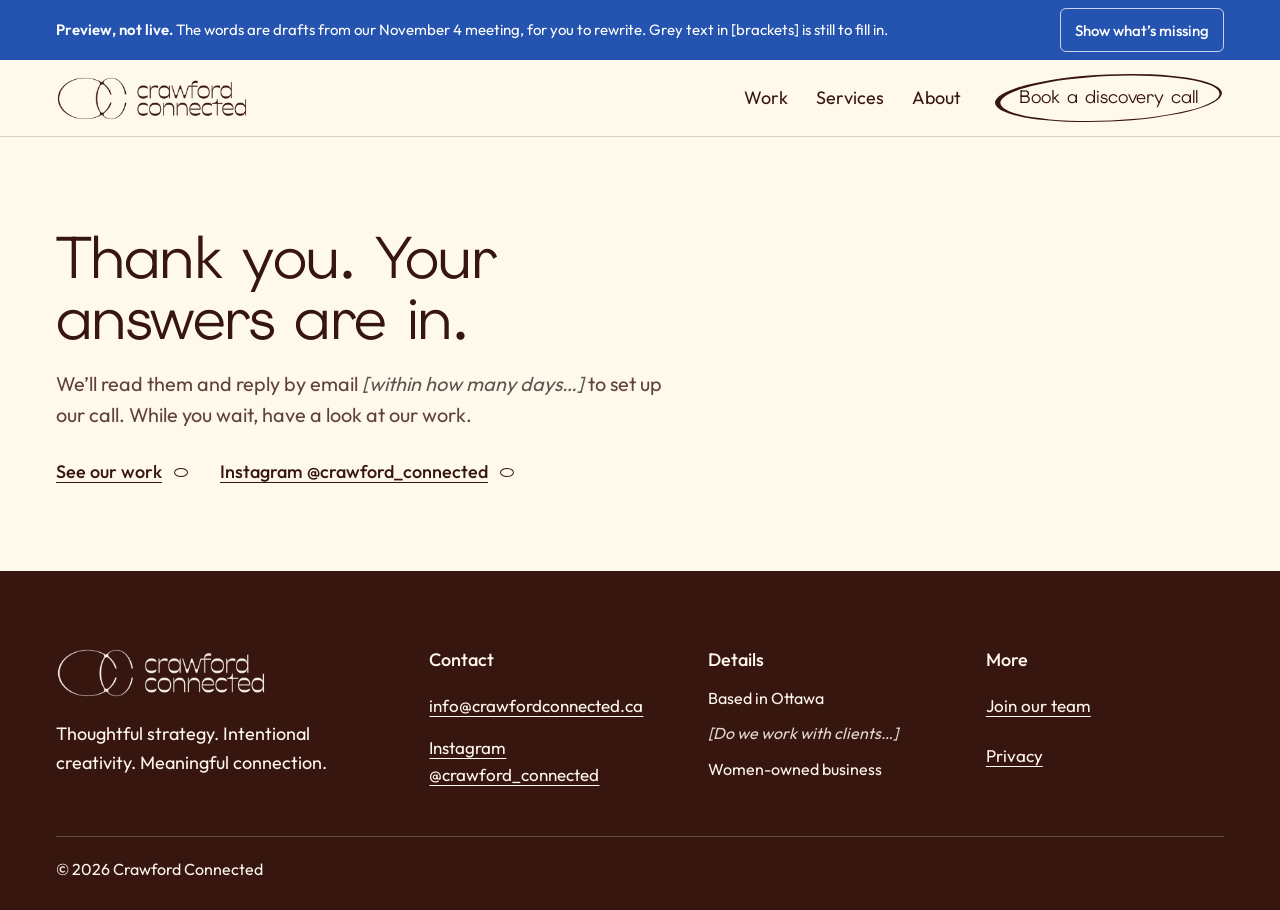
<file: thanks/index.html>
<!DOCTYPE html><html lang="en-CA" data-review="clean"><head><meta charset="utf-8"><meta name="viewport" content="width=device-width, initial-scale=1, viewport-fit=cover"><script>try { if (localStorage.getItem('cc-review') === 'missing') document.documentElement.dataset.review = 'missing'; } catch (e) {}</script><title>Thank you | Crawford Connected</title><meta name="robots" content="noindex, nofollow"><meta property="og:type" content="website"><meta property="og:site_name" content="Crawford Connected"><meta property="og:locale" content="en_CA"><meta property="og:title" content="Thank you | Crawford Connected"><meta property="og:image" content="https://crawfordconnected.ca/_astro/share-allie-studio.Bz2gRNS8_ZN6owB.jpg"><meta property="og:image:width" content="1200"><meta property="og:image:height" content="630"><meta property="og:image:alt" content="Allie Crawford smiling on a stool in a photo studio"><meta name="twitter:card" content="summary_large_image"><meta name="theme-color" content="#fff9ec"><link rel="icon" type="image/png" sizes="32x32" href="../favicon-32.png"><link rel="icon" type="image/png" sizes="192x192" href="../favicon-192.png"><link rel="apple-touch-icon" href="../apple-touch-icon.png"><link rel="preload" href="../site-assets/elms-sans-latin-400-normal.DxMkYH23.woff2" as="font" type="font/woff2" crossorigin><link rel="preload" href="../site-assets/outfit-latin-400-normal.BGsTXAXT.woff2" as="font" type="font/woff2" crossorigin><style>.wordmark{-webkit-mask-image:url(../site-assets/logo-wordmark-mask.4lhsvhzJ_eD6WB.webp);mask-image:url(../site-assets/logo-wordmark-mask.4lhsvhzJ_eD6WB.webp)}.mark{-webkit-mask-image:url(../site-assets/logo-submark-mask.Dviby7W-_slocp.webp);mask-image:url(../site-assets/logo-submark-mask.Dviby7W-_slocp.webp)}</style><link rel="stylesheet" href="../site-assets/Base.CdHi03qO.css"></head><body><a class="skip" href="#main">Skip to content</a><div class="preview-bar" role="region" aria-label="Preview notice" data-placeholder><div class="wrap"><p><strong>Preview, not live.</strong> The words are drafts from our November 4 meeting, for you to rewrite. <span class="pv-clean">Grey text in [brackets] is still to fill in.</span><span class="pv-missing">Everything in blue is still to fill in.</span></p><button class="pv-toggle" id="pv-toggle" type="button" aria-pressed="false">Show what’s missing</button></div></div><script type="module">var e=document.getElementById(`pv-toggle`),t=document.documentElement,n=()=>e?.setAttribute(`aria-pressed`,String(t.dataset.review===`missing`));e?.addEventListener(`click`,()=>{let e=t.dataset.review===`missing`?`clean`:`missing`;t.dataset.review=e;try{localStorage.setItem(`cc-review`,e)}catch{}n()}),n();var r=document.querySelector(`.preview-bar`);if(r){let e=()=>t.style.setProperty(`--bar-h`,`${r.offsetHeight}px`);e(),`ResizeObserver`in window&&new ResizeObserver(e).observe(r)}</script><header class="site-header" id="site-header"><div class="wrap"><a class="brand" href="../index.html" aria-label="Crawford Connected, home"><span class="wordmark wordmark--head" aria-hidden="true"></span><span class="mark" aria-hidden="true"></span></a><nav class="nav" aria-label="Main"><a href="../work/index.html">Work</a><a href="../services/index.html">Services</a><a href="../about/index.html">About</a></nav><a class="cta cta--sm head-cta" href="../start/index.html"><svg class="cta__ring" viewBox="0 0 240 72" preserveAspectRatio="none" aria-hidden="true"><path fill-rule="evenodd" d="M2 36a118 34 0 1 0 236 0a118 34 0 1 0 -236 0Z M7.5 36.5a114 32 0 1 0 228 0a114 32 0 1 0 -228 0Z"></path></svg><svg class="cta__echo" viewBox="0 0 120 72" preserveAspectRatio="none" aria-hidden="true"><path d="M115.2 25.5A58 34 0 1 0 115.2 46.5"></path></svg><span class="cta__text">Book a discovery call</span></a><details class="menu" id="menu"><summary class="menu__toggle" aria-label="Menu"><span class="menu__icon" aria-hidden="true"></span><span class="menu__word">Menu</span></summary><nav class="menu__panel" aria-label="Main, phone"><a href="../work/index.html">Work</a><a href="../services/index.html">Services</a><a href="../about/index.html">About</a><a href="../start/index.html">Book a discovery call</a></nav></details></div></header><script type="module">var e=document.getElementById(`menu`);e&&(e.addEventListener(`click`,t=>{t.target.closest(`a`)&&(e.open=!1)}),document.addEventListener(`keydown`,t=>{t.key===`Escape`&&e.open&&(e.open=!1,e.querySelector(`summary`)?.focus())}));var t=document.getElementById(`site-header`);if(t&&t.hasAttribute(`data-clear`)){let e=()=>t.classList.toggle(`is-clear`,window.scrollY<8);e(),window.addEventListener(`scroll`,e,{passive:!0});let n=()=>setTimeout(()=>t.classList.remove(`no-anim`),150);document.readyState===`complete`?n():window.addEventListener(`load`,n)}</script><main id="main"><section class="page-head"><div class="wrap"><h1 class="h1 h1--page">Thank you. Your answers are in.</h1><p class="lead">We’ll read them and reply by email <span class="fill" data-placeholder><span class="fill-full">[within how many days?]</span><span class="fill-short" aria-hidden="true">[within how many days…]</span></span> to set up our call. While you wait, have a look at our work.</p><div class="links-row"><a class="text-link" href="../work/index.html">See our work</a><a class="text-link" href="https://www.instagram.com/crawford_connected/">Instagram @crawford_connected</a></div></div></section></main><footer class="footer"><div class="wrap"><div class="footer__grid"><div class="footer__brand"><span class="wordmark" role="img" aria-label="Crawford Connected"></span><p>Thoughtful strategy. Intentional creativity. Meaningful connection.</p></div><div class="footer__col"><h2 class="h4">Contact</h2><a href="mailto:info@crawfordconnected.ca">info@crawfordconnected.ca</a><a href="https://www.instagram.com/crawford_connected/">Instagram @crawford_connected</a></div><div class="footer__col"><h2 class="h4">Details</h2><span>Based in Ottawa</span><span><span class="fill" data-placeholder><span class="fill-full">[Do we work with clients outside Ottawa? If so, where?]</span><span class="fill-short" aria-hidden="true">[Do we work with clients…]</span></span></span><span>Women-owned business</span></div><div class="footer__col"><h2 class="h4">More</h2><a href="../start/index.html#join-team">Join our team</a><a href="../privacy/index.html">Privacy</a></div></div><div class="footer__legal"><span>© 2026 Crawford Connected</span></div></div></footer></body></html>
</file>
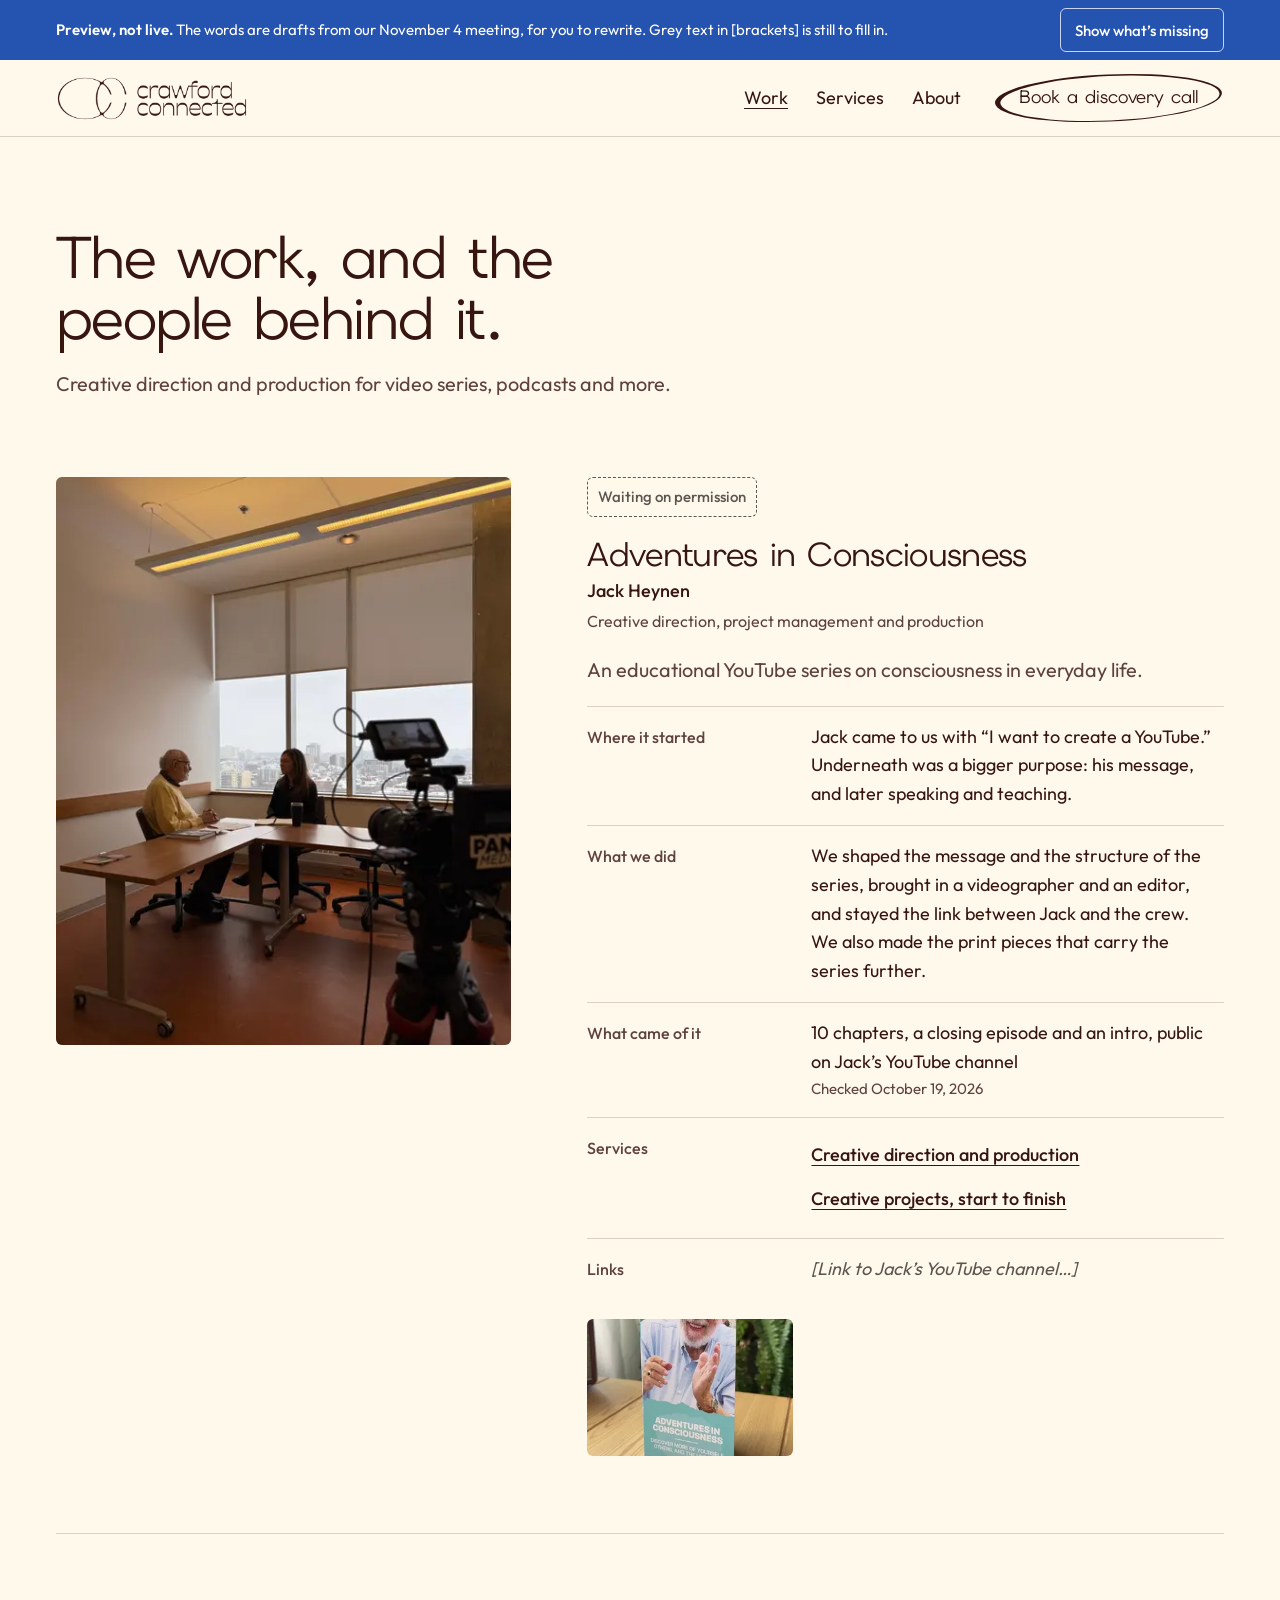
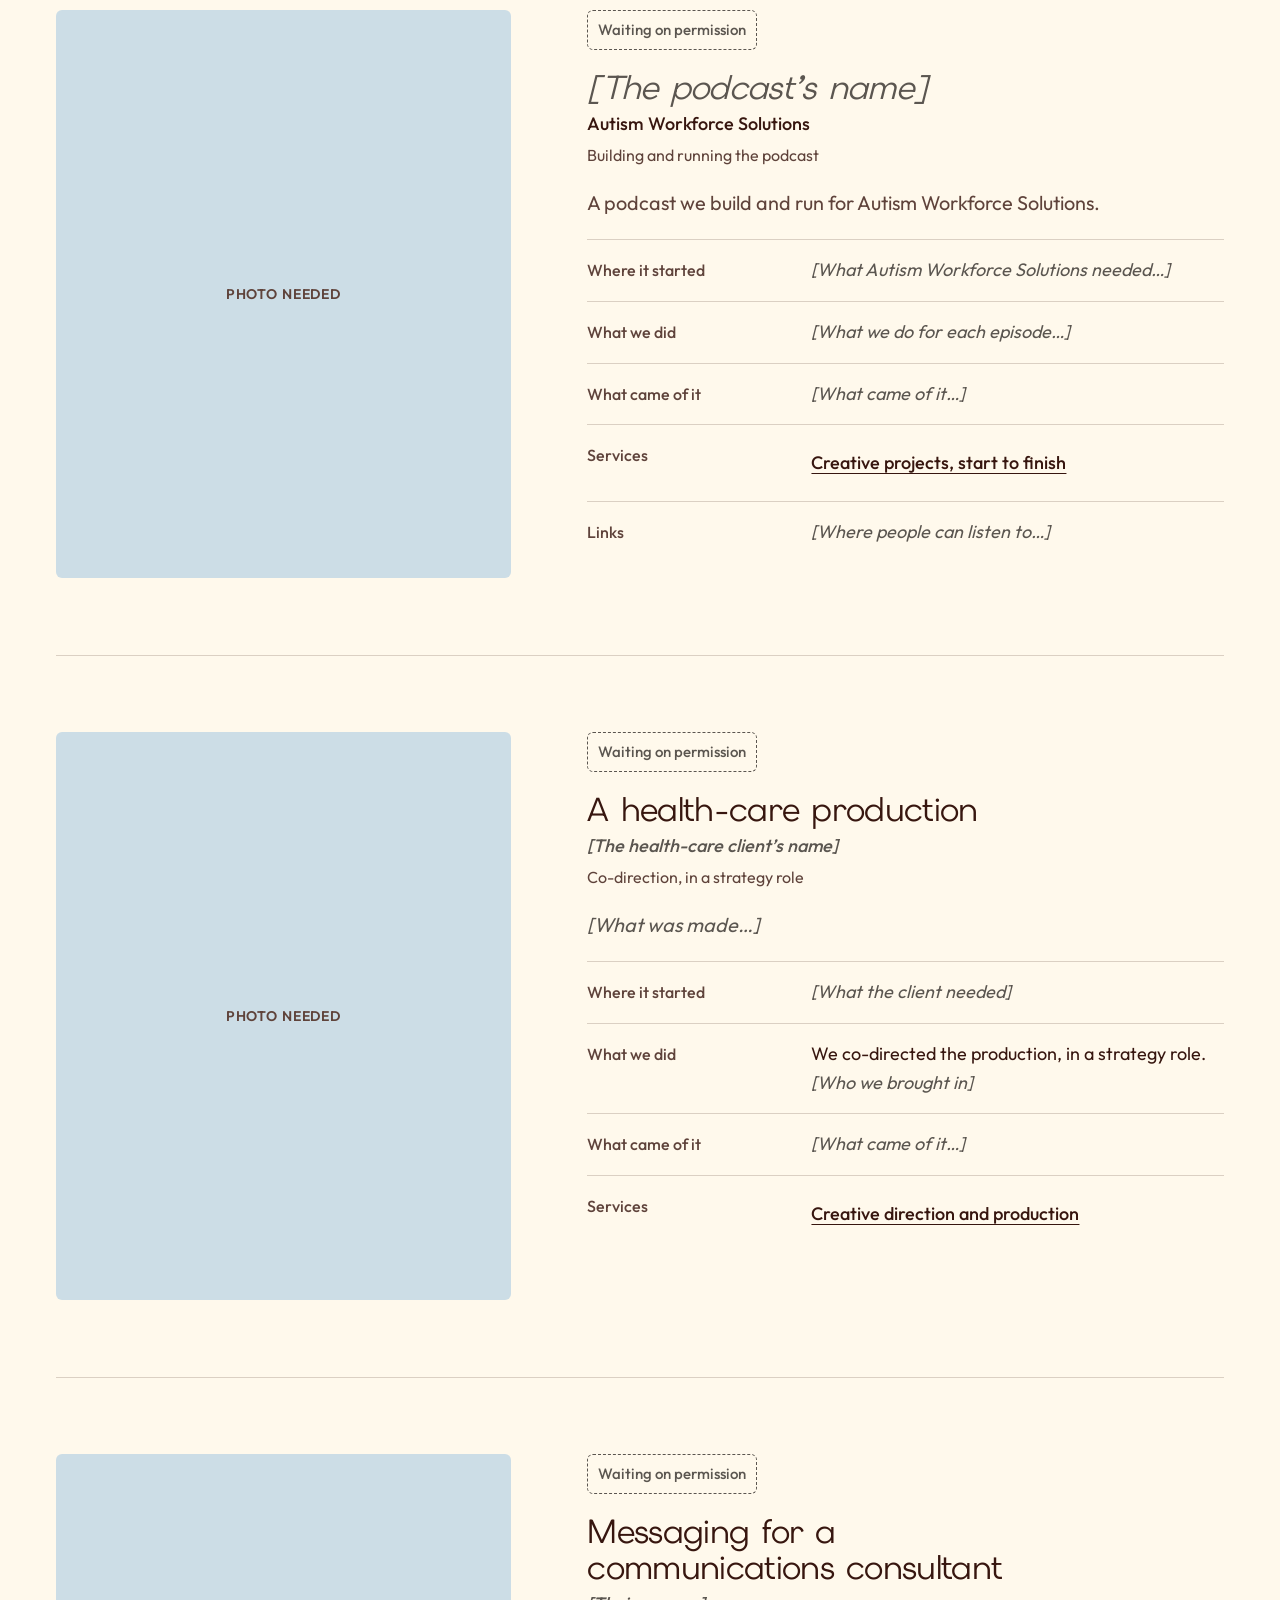
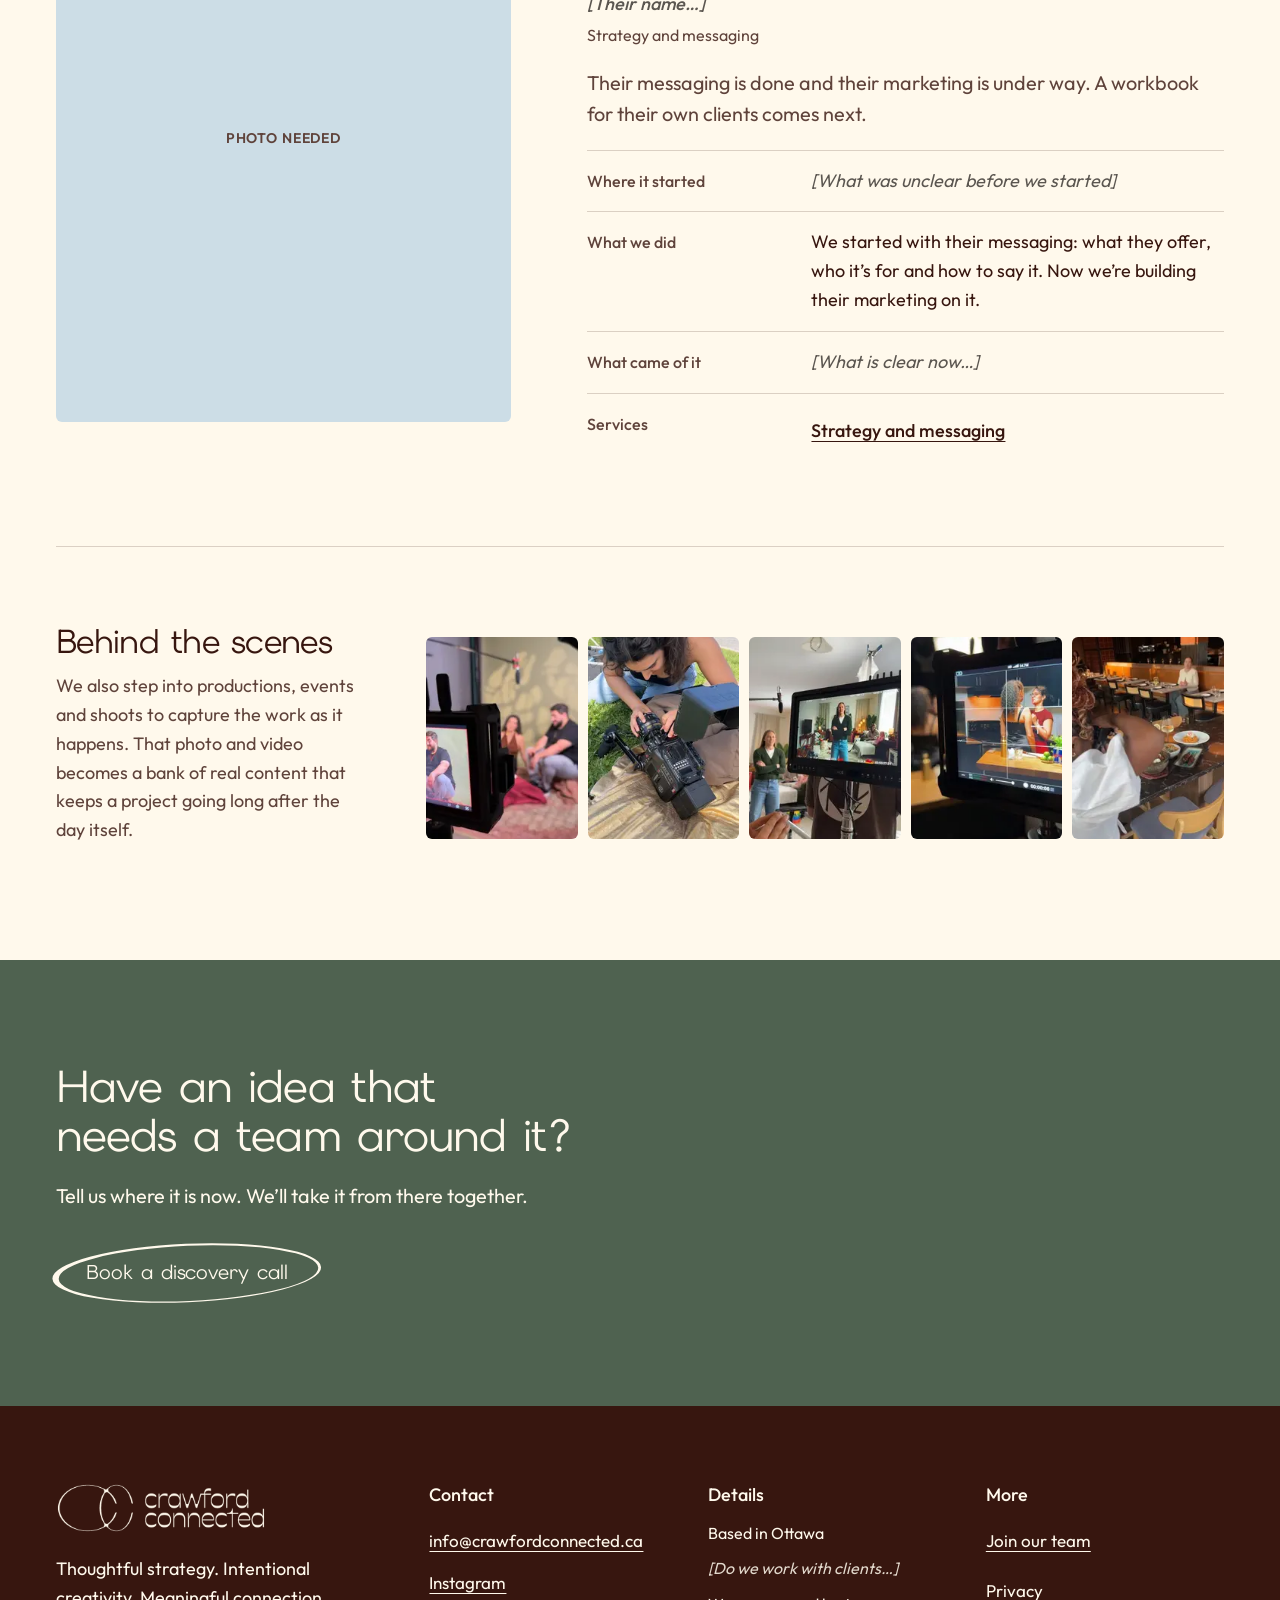
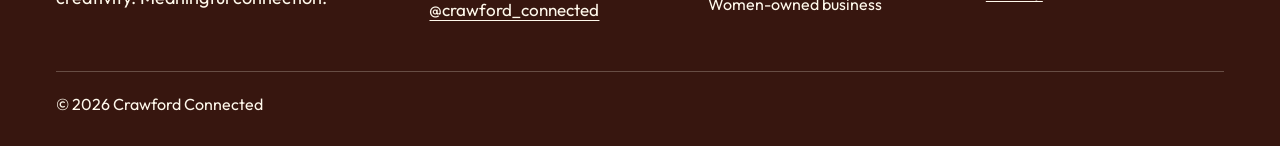
<file: work/index.html>
<!DOCTYPE html><html lang="en-CA" data-review="clean"><head><meta charset="utf-8"><meta name="viewport" content="width=device-width, initial-scale=1, viewport-fit=cover"><script>try { if (localStorage.getItem('cc-review') === 'missing') document.documentElement.dataset.review = 'missing'; } catch (e) {}</script><title>Creative direction and production work | Crawford Connected</title><meta name="description" content="See how we take an idea from strategy to finished work, including a 10-chapter video series and a podcast, each with a team built for the job."><link rel="canonical" href="https://crawfordconnected.ca/work/"><meta name="robots" content="noindex, nofollow"><meta property="og:type" content="website"><meta property="og:site_name" content="Crawford Connected"><meta property="og:locale" content="en_CA"><meta property="og:title" content="Creative direction and production work | Crawford Connected"><meta property="og:description" content="See how we take an idea from strategy to finished work, including a 10-chapter video series and a podcast, each with a team built for the job."><meta property="og:url" content="https://crawfordconnected.ca/work/"><meta property="og:image" content="https://crawfordconnected.ca/_astro/share-allie-studio.Bz2gRNS8_ZN6owB.jpg"><meta property="og:image:width" content="1200"><meta property="og:image:height" content="630"><meta property="og:image:alt" content="Allie Crawford smiling on a stool in a photo studio"><meta name="twitter:card" content="summary_large_image"><meta name="theme-color" content="#fff9ec"><link rel="icon" type="image/png" sizes="32x32" href="../favicon-32.png"><link rel="icon" type="image/png" sizes="192x192" href="../favicon-192.png"><link rel="apple-touch-icon" href="../apple-touch-icon.png"><link rel="preload" href="../site-assets/elms-sans-latin-400-normal.DxMkYH23.woff2" as="font" type="font/woff2" crossorigin><link rel="preload" href="../site-assets/outfit-latin-400-normal.BGsTXAXT.woff2" as="font" type="font/woff2" crossorigin><style>.wordmark{-webkit-mask-image:url(../site-assets/logo-wordmark-mask.4lhsvhzJ_eD6WB.webp);mask-image:url(../site-assets/logo-wordmark-mask.4lhsvhzJ_eD6WB.webp)}.mark{-webkit-mask-image:url(../site-assets/logo-submark-mask.Dviby7W-_slocp.webp);mask-image:url(../site-assets/logo-submark-mask.Dviby7W-_slocp.webp)}</style><link rel="stylesheet" href="../site-assets/Base.CdHi03qO.css"></head><body><a class="skip" href="#main">Skip to content</a><div class="preview-bar" role="region" aria-label="Preview notice" data-placeholder><div class="wrap"><p><strong>Preview, not live.</strong> The words are drafts from our November 4 meeting, for you to rewrite. <span class="pv-clean">Grey text in [brackets] is still to fill in.</span><span class="pv-missing">Everything in blue is still to fill in.</span></p><button class="pv-toggle" id="pv-toggle" type="button" aria-pressed="false">Show what’s missing</button></div></div><script type="module">var e=document.getElementById(`pv-toggle`),t=document.documentElement,n=()=>e?.setAttribute(`aria-pressed`,String(t.dataset.review===`missing`));e?.addEventListener(`click`,()=>{let e=t.dataset.review===`missing`?`clean`:`missing`;t.dataset.review=e;try{localStorage.setItem(`cc-review`,e)}catch{}n()}),n();var r=document.querySelector(`.preview-bar`);if(r){let e=()=>t.style.setProperty(`--bar-h`,`${r.offsetHeight}px`);e(),`ResizeObserver`in window&&new ResizeObserver(e).observe(r)}</script><header class="site-header" id="site-header"><div class="wrap"><a class="brand" href="../index.html" aria-label="Crawford Connected, home"><span class="wordmark wordmark--head" aria-hidden="true"></span><span class="mark" aria-hidden="true"></span></a><nav class="nav" aria-label="Main"><a href="../work/index.html" aria-current="page">Work</a><a href="../services/index.html">Services</a><a href="../about/index.html">About</a></nav><a class="cta cta--sm head-cta" href="../start/index.html"><svg class="cta__ring" viewBox="0 0 240 72" preserveAspectRatio="none" aria-hidden="true"><path fill-rule="evenodd" d="M2 36a118 34 0 1 0 236 0a118 34 0 1 0 -236 0Z M7.5 36.5a114 32 0 1 0 228 0a114 32 0 1 0 -228 0Z"></path></svg><svg class="cta__echo" viewBox="0 0 120 72" preserveAspectRatio="none" aria-hidden="true"><path d="M115.2 25.5A58 34 0 1 0 115.2 46.5"></path></svg><span class="cta__text">Book a discovery call</span></a><details class="menu" id="menu"><summary class="menu__toggle" aria-label="Menu"><span class="menu__icon" aria-hidden="true"></span><span class="menu__word">Menu</span></summary><nav class="menu__panel" aria-label="Main, phone"><a href="../work/index.html" aria-current="page">Work</a><a href="../services/index.html">Services</a><a href="../about/index.html">About</a><a href="../start/index.html">Book a discovery call</a></nav></details></div></header><script type="module">var e=document.getElementById(`menu`);e&&(e.addEventListener(`click`,t=>{t.target.closest(`a`)&&(e.open=!1)}),document.addEventListener(`keydown`,t=>{t.key===`Escape`&&e.open&&(e.open=!1,e.querySelector(`summary`)?.focus())}));var t=document.getElementById(`site-header`);if(t&&t.hasAttribute(`data-clear`)){let e=()=>t.classList.toggle(`is-clear`,window.scrollY<8);e(),window.addEventListener(`scroll`,e,{passive:!0});let n=()=>setTimeout(()=>t.classList.remove(`no-anim`),150);document.readyState===`complete`?n():window.addEventListener(`load`,n)}</script><main id="main"><header class="page-head"><div class="wrap"><h1 class="h1 h1--page">The work, and the people behind it.</h1><p class="lead">Creative direction and production for video series, podcasts and more.</p></div></header><article class="project" id="adventures-in-consciousness" aria-labelledby="adventures-in-consciousness-title"><div class="wrap"><div class="project__cover"><figure class="photo photo--45"><img src="../site-assets/adventures-interview-setup.H67EuJQR_1ujDsI.webp" srcset="../site-assets/adventures-interview-setup.H67EuJQR_M2m99.webp 320w, ../site-assets/adventures-interview-setup.H67EuJQR_Z17wGW0.webp 480w, ../site-assets/adventures-interview-setup.H67EuJQR_Z1f5BMc.webp 640w, ../site-assets/adventures-interview-setup.H67EuJQR_Z1Cb4gA.webp 800w, ../site-assets/adventures-interview-setup.H67EuJQR_2gpQPc.webp 1080w, ../site-assets/adventures-interview-setup.H67EuJQR_Z15U0lE.webp 1440w, ../site-assets/adventures-interview-setup.H67EuJQR_1ujDsI.webp 1800w" alt="A camera and monitor set up to film a conversation at a table by a window" sizes="(max-width: 960px) calc(100vw - 32px), 460px" loading="lazy" decoding="async" style="object-position: center 55%" width="1800" height="2400"></figure></div><div class="project__body"><span class="tag" data-placeholder>Waiting on permission</span><div class="project__meta"><h2 id="adventures-in-consciousness-title" class="h2 h2--sm">Adventures in Consciousness</h2><p class="project__client">Jack Heynen</p><p class="project__role">Creative direction, project management and production</p></div><p class="lead">An educational YouTube series on consciousness in everyday life.</p><dl class="facts"><div><dt>Where it started</dt><dd><p>Jack came to us with “I want to create a YouTube.” Underneath was a bigger purpose: his message, and later speaking and teaching.</p></dd></div><div><dt>What we did</dt><dd><p>We shaped the message and the structure of the series, brought in a videographer and an editor, and stayed the link between Jack and the crew. We also made the print pieces that carry the series further.</p></dd></div><div><dt>What came of it</dt><dd><ul class="results"><li>10 chapters, a closing episode and an intro, public on Jack’s YouTube channel<small>Checked October 19, 2026</small></li></ul></dd></div><div><dt>Services</dt><dd class="inline-list"><a href="../services/index.html#creative-direction-and-production">Creative direction and production</a><a href="../services/index.html#creative-projects">Creative projects, start to finish</a></dd></div><div><dt>Links</dt><dd class="inline-list"><span><span class="fill" data-placeholder><span class="fill-full">[Link to Jack’s YouTube channel, and which episode to watch first]</span><span class="fill-short" aria-hidden="true">[Link to Jack’s YouTube channel…]</span></span></span></dd></div></dl><div class="more-photos"><figure class="photo photo--32"><img src="../site-assets/card-adventures-brochure-frame.DxlEBT_z_Z16aYuI.webp" srcset="../site-assets/card-adventures-brochure-frame.DxlEBT_z_1LUdsj.webp 320w, ../site-assets/card-adventures-brochure-frame.DxlEBT_z_Z2aYVup.webp 480w, ../site-assets/card-adventures-brochure-frame.DxlEBT_z_wbXbR.webp 640w, ../site-assets/card-adventures-brochure-frame.DxlEBT_z_29F1ha.webp 800w, ../site-assets/card-adventures-brochure-frame.DxlEBT_z_Z16aYuI.webp 1080w" alt="The Adventures in Consciousness print brochure standing on a table" sizes="(max-width: 640px) 45vw, (max-width: 960px) 30vw, 200px" loading="lazy" decoding="async" width="1080" height="720"></figure></div></div></div></article><article class="project" id="autism-workforce-solutions" aria-labelledby="autism-workforce-solutions-title"><div class="wrap"><div class="project__cover"><div class="photo ph photo--45" role="img" aria-label="Photo needed: A photo from the podcast: the set, a recording or the cover art" data-placeholder><div class="ph-inner" aria-hidden="true"><svg class="ph-icon" viewBox="0 0 24 24"><path d="M4 8h3l2-2.5h6L17 8h3v11H4z"></path><circle cx="12" cy="13" r="3.6"></circle></svg><span class="ph-tag">Photo needed</span><span class="ph-cap">A photo from the podcast: the set, a recording or the cover art</span></div></div></div><div class="project__body"><span class="tag" data-placeholder>Waiting on permission</span><div class="project__meta"><h2 id="autism-workforce-solutions-title" class="h2 h2--sm"><span class="fill" data-placeholder><span class="fill-full">[The podcast’s name]</span></span></h2><p class="project__client">Autism Workforce Solutions</p><p class="project__role">Building and running the podcast</p></div><p class="lead">A podcast we build and run for Autism Workforce Solutions.</p><dl class="facts"><div><dt>Where it started</dt><dd><p><span class="fill" data-placeholder><span class="fill-full">[What Autism Workforce Solutions needed when they came to us]</span><span class="fill-short" aria-hidden="true">[What Autism Workforce Solutions needed…]</span></span></p></dd></div><div><dt>What we did</dt><dd><p><span class="fill" data-placeholder><span class="fill-full">[What we do for each episode, and who’s on the team]</span><span class="fill-short" aria-hidden="true">[What we do for each episode…]</span></span></p></dd></div><div><dt>What came of it</dt><dd><ul class="results"><li><span class="fill" data-placeholder><span class="fill-full">[What came of it, with a date: for example, when it launched]</span><span class="fill-short" aria-hidden="true">[What came of it…]</span></span></li></ul></dd></div><div><dt>Services</dt><dd class="inline-list"><a href="../services/index.html#creative-projects">Creative projects, start to finish</a></dd></div><div><dt>Links</dt><dd class="inline-list"><span><span class="fill" data-placeholder><span class="fill-full">[Where people can listen to the podcast]</span><span class="fill-short" aria-hidden="true">[Where people can listen to…]</span></span></span></dd></div></dl></div></div></article><article class="project" id="health-care-production" aria-labelledby="health-care-production-title"><div class="wrap"><div class="project__cover"><div class="photo ph photo--45" role="img" aria-label="Photo needed: A photo from the production, once the client says yes" data-placeholder><div class="ph-inner" aria-hidden="true"><svg class="ph-icon" viewBox="0 0 24 24"><path d="M4 8h3l2-2.5h6L17 8h3v11H4z"></path><circle cx="12" cy="13" r="3.6"></circle></svg><span class="ph-tag">Photo needed</span><span class="ph-cap">A photo from the production, once the client says yes</span></div></div></div><div class="project__body"><span class="tag" data-placeholder>Waiting on permission</span><div class="project__meta"><h2 id="health-care-production-title" class="h2 h2--sm">A health-care production</h2><p class="project__client"><span class="fill" data-placeholder><span class="fill-full">[The health-care client’s name]</span></span></p><p class="project__role">Co-direction, in a strategy role</p></div><p class="lead"><span class="fill" data-placeholder><span class="fill-full">[What was made, and its name if it has one]</span><span class="fill-short" aria-hidden="true">[What was made…]</span></span></p><dl class="facts"><div><dt>Where it started</dt><dd><p><span class="fill" data-placeholder><span class="fill-full">[What the client needed]</span></span></p></dd></div><div><dt>What we did</dt><dd><p>We co-directed the production, in a strategy role. <span class="fill" data-placeholder><span class="fill-full">[Who we brought in]</span></span></p></dd></div><div><dt>What came of it</dt><dd><ul class="results"><li><span class="fill" data-placeholder><span class="fill-full">[What came of it, with a date]</span><span class="fill-short" aria-hidden="true">[What came of it…]</span></span></li></ul></dd></div><div><dt>Services</dt><dd class="inline-list"><a href="../services/index.html#creative-direction-and-production">Creative direction and production</a></dd></div></dl></div></div></article><article class="project" id="communications-consultant" aria-labelledby="communications-consultant-title"><div class="wrap"><div class="project__cover"><div class="photo ph photo--45" role="img" aria-label="Photo needed: Something from the work, such as a page from the workbook, if they agree. This project can also show with no photo." data-placeholder><div class="ph-inner" aria-hidden="true"><svg class="ph-icon" viewBox="0 0 24 24"><path d="M4 8h3l2-2.5h6L17 8h3v11H4z"></path><circle cx="12" cy="13" r="3.6"></circle></svg><span class="ph-tag">Photo needed</span><span class="ph-cap">Something from the work, such as a page from the workbook, if they agree. This project can also show with no photo.</span></div></div></div><div class="project__body"><span class="tag" data-placeholder>Waiting on permission</span><div class="project__meta"><h2 id="communications-consultant-title" class="h2 h2--sm">Messaging for a communications consultant</h2><p class="project__client"><span class="fill" data-placeholder><span class="fill-full">[Their name, or a description such as: a communications consultant for senior leaders]</span><span class="fill-short" aria-hidden="true">[Their name…]</span></span></p><p class="project__role">Strategy and messaging</p></div><p class="lead">Their messaging is done and their marketing is under way. A workbook for their own clients comes next.</p><dl class="facts"><div><dt>Where it started</dt><dd><p><span class="fill" data-placeholder><span class="fill-full">[What was unclear before we started]</span></span></p></dd></div><div><dt>What we did</dt><dd><p>We started with their messaging: what they offer, who it’s for and how to say it. Now we’re building their marketing on it.</p></dd></div><div><dt>What came of it</dt><dd><ul class="results"><li><span class="fill" data-placeholder><span class="fill-full">[What is clear now, with a date]</span><span class="fill-short" aria-hidden="true">[What is clear now…]</span></span></li></ul></dd></div><div><dt>Services</dt><dd class="inline-list"><a href="../services/index.html#strategy-and-messaging">Strategy and messaging</a></dd></div></dl></div></div></article><section class="section section--flush-top" aria-labelledby="bts-title"><div class="wrap"><div class="bts"><div class="bts__text"><h2 id="bts-title" class="h2 h2--sm">Behind the scenes</h2><p>We also step into productions, events and shoots to capture the work as it happens. That photo and video becomes a bank of real content that keeps a project going long after the day itself.</p></div><div class="bts__strip" tabindex="0" role="group" aria-label="Behind-the-scenes photos"><figure class="photo photo--34"><img src="../site-assets/bts-rug-interview-still.C0G0QknO_Z1RDLvL.webp" srcset="../site-assets/bts-rug-interview-still.C0G0QknO_Z182x9H.webp 200w, ../site-assets/bts-rug-interview-still.C0G0QknO_ZiAr10.webp 300w, ../site-assets/bts-rug-interview-still.C0G0QknO_Z1RDLvL.webp 406w" alt="A field monitor framing two people seated on a rug for an interview" sizes="(max-width: 960px) 40vw, 180px" loading="lazy" decoding="async" width="406" height="720"></figure><figure class="photo photo--34"><img src="../site-assets/bts-camera-outdoors.C497QY81_ZG96ei.webp" srcset="../site-assets/bts-camera-outdoors.C497QY81_17BHuY.webp 200w, ../site-assets/bts-camera-outdoors.C497QY81_2jBsAn.webp 300w, ../site-assets/bts-camera-outdoors.C497QY81_ZwfOXr.webp 406w, ../site-assets/bts-camera-outdoors.C497QY81_ZhbLKE.webp 600w, ../site-assets/bts-camera-outdoors.C497QY81_ZG96ei.webp 927w" alt="A camera operator setting up a cinema camera on a blanket outdoors" sizes="(max-width: 960px) 40vw, 180px" loading="lazy" decoding="async" width="927" height="1589"></figure><figure class="photo photo--34"><img src="../site-assets/bts-living-room-still.DDytHSBk_1h6lPb.webp" srcset="../site-assets/bts-living-room-still.DDytHSBk_Z1jDUPt.webp 200w, ../site-assets/bts-living-room-still.DDytHSBk_Z2tNSIL.webp 300w, ../site-assets/bts-living-room-still.DDytHSBk_1h6lPb.webp 406w" alt="A monitor showing an actor on a living room set while the crew watches" sizes="(max-width: 960px) 40vw, 180px" loading="lazy" decoding="async" width="406" height="720"></figure><figure class="photo photo--34"><img src="../site-assets/bts-kitchen-still.CjDxvXHz_Zh3fE1.webp" srcset="../site-assets/bts-kitchen-still.CjDxvXHz_Zaf3Cc.webp 200w, ../site-assets/bts-kitchen-still.CjDxvXHz_ZpLk9X.webp 300w, ../site-assets/bts-kitchen-still.CjDxvXHz_Zh3fE1.webp 406w" alt="A monitor framing two people talking in a kitchen scene" sizes="(max-width: 960px) 40vw, 180px" loading="lazy" decoding="async" width="406" height="720"></figure><figure class="photo photo--34"><img src="../site-assets/bts-restaurant-still.7YlTXjhe_1P4DwK.webp" srcset="../site-assets/bts-restaurant-still.7YlTXjhe_Z7tMgd.webp 200w, ../site-assets/bts-restaurant-still.7YlTXjhe_ZLNOVa.webp 300w, ../site-assets/bts-restaurant-still.7YlTXjhe_1P4DwK.webp 406w" alt="A photographer shooting plated dishes in a restaurant" sizes="(max-width: 960px) 40vw, 180px" loading="lazy" decoding="async" width="406" height="720"></figure></div></div></div></section><section class="close band--moss" aria-labelledby="close-title"><div class="wrap"><h2 id="close-title" class="h2">Have an idea that needs a team around it?</h2><p class="lead">Tell us where it is now. We’ll take it from there together.</p><a class="cta" href="../start/index.html"><svg class="cta__ring" viewBox="0 0 240 72" preserveAspectRatio="none" aria-hidden="true"><path fill-rule="evenodd" d="M2 36a118 34 0 1 0 236 0a118 34 0 1 0 -236 0Z M7.5 36.5a114 32 0 1 0 228 0a114 32 0 1 0 -228 0Z"></path></svg><svg class="cta__echo" viewBox="0 0 120 72" preserveAspectRatio="none" aria-hidden="true"><path d="M115.2 25.5A58 34 0 1 0 115.2 46.5"></path></svg><span class="cta__text">Book a discovery call</span></a></div></section></main><footer class="footer"><div class="wrap"><div class="footer__grid"><div class="footer__brand"><span class="wordmark" role="img" aria-label="Crawford Connected"></span><p>Thoughtful strategy. Intentional creativity. Meaningful connection.</p></div><div class="footer__col"><h2 class="h4">Contact</h2><a href="mailto:info@crawfordconnected.ca">info@crawfordconnected.ca</a><a href="https://www.instagram.com/crawford_connected/">Instagram @crawford_connected</a></div><div class="footer__col"><h2 class="h4">Details</h2><span>Based in Ottawa</span><span><span class="fill" data-placeholder><span class="fill-full">[Do we work with clients outside Ottawa? If so, where?]</span><span class="fill-short" aria-hidden="true">[Do we work with clients…]</span></span></span><span>Women-owned business</span></div><div class="footer__col"><h2 class="h4">More</h2><a href="../start/index.html#join-team">Join our team</a><a href="../privacy/index.html">Privacy</a></div></div><div class="footer__legal"><span>© 2026 Crawford Connected</span></div></div></footer></body></html>
</file>
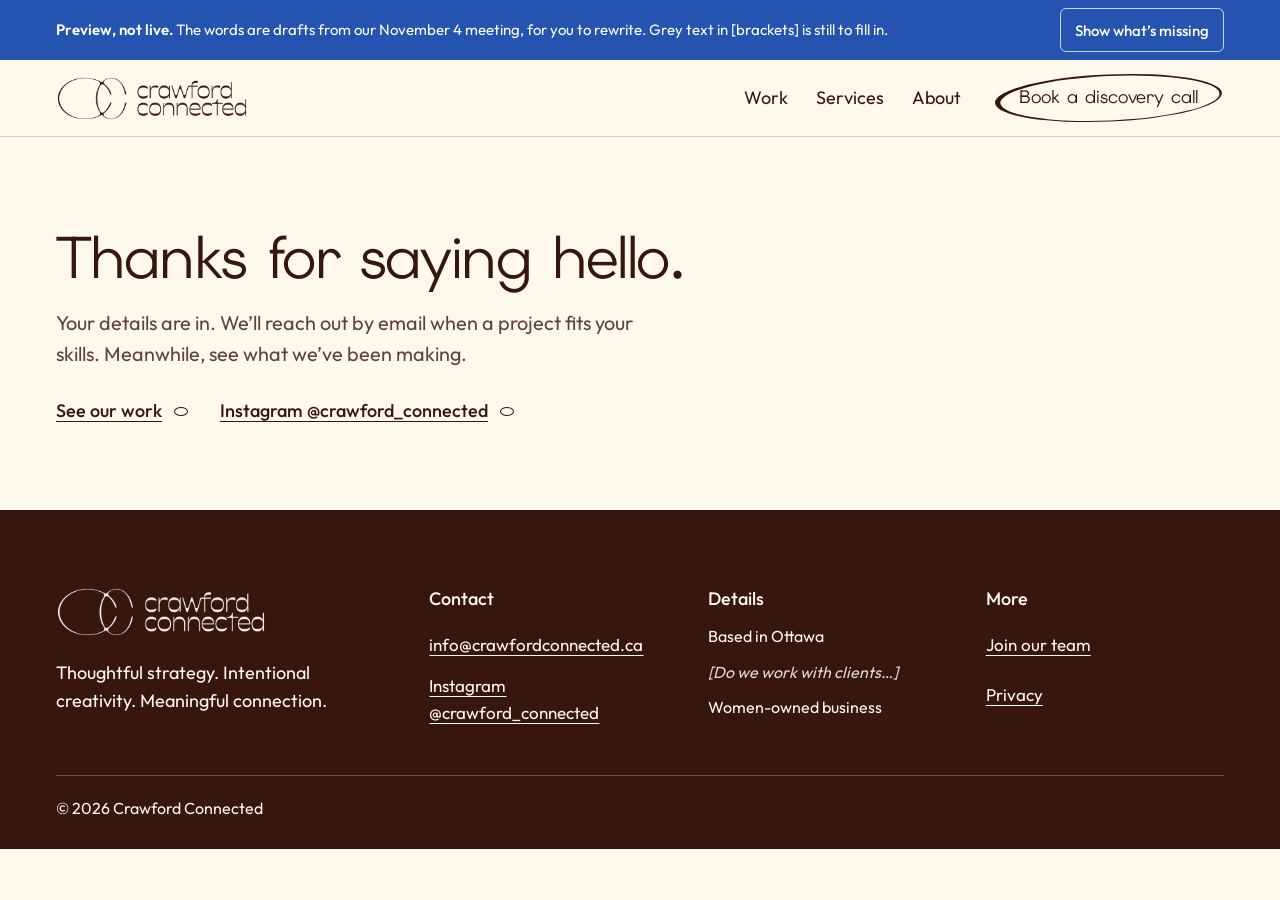
<file: thanks/team/index.html>
<!DOCTYPE html><html lang="en-CA" data-review="clean"><head><meta charset="utf-8"><meta name="viewport" content="width=device-width, initial-scale=1, viewport-fit=cover"><script>try { if (localStorage.getItem('cc-review') === 'missing') document.documentElement.dataset.review = 'missing'; } catch (e) {}</script><title>Thank you | Crawford Connected</title><meta name="robots" content="noindex, nofollow"><meta property="og:type" content="website"><meta property="og:site_name" content="Crawford Connected"><meta property="og:locale" content="en_CA"><meta property="og:title" content="Thank you | Crawford Connected"><meta property="og:image" content="https://crawfordconnected.ca/_astro/share-allie-studio.Bz2gRNS8_ZN6owB.jpg"><meta property="og:image:width" content="1200"><meta property="og:image:height" content="630"><meta property="og:image:alt" content="Allie Crawford smiling on a stool in a photo studio"><meta name="twitter:card" content="summary_large_image"><meta name="theme-color" content="#fff9ec"><link rel="icon" type="image/png" sizes="32x32" href="../../favicon-32.png"><link rel="icon" type="image/png" sizes="192x192" href="../../favicon-192.png"><link rel="apple-touch-icon" href="../../apple-touch-icon.png"><link rel="preload" href="../../site-assets/elms-sans-latin-400-normal.DxMkYH23.woff2" as="font" type="font/woff2" crossorigin><link rel="preload" href="../../site-assets/outfit-latin-400-normal.BGsTXAXT.woff2" as="font" type="font/woff2" crossorigin><style>.wordmark{-webkit-mask-image:url(../../site-assets/logo-wordmark-mask.4lhsvhzJ_eD6WB.webp);mask-image:url(../../site-assets/logo-wordmark-mask.4lhsvhzJ_eD6WB.webp)}.mark{-webkit-mask-image:url(../../site-assets/logo-submark-mask.Dviby7W-_slocp.webp);mask-image:url(../../site-assets/logo-submark-mask.Dviby7W-_slocp.webp)}</style><link rel="stylesheet" href="../../site-assets/Base.CdHi03qO.css"></head><body><a class="skip" href="#main">Skip to content</a><div class="preview-bar" role="region" aria-label="Preview notice" data-placeholder><div class="wrap"><p><strong>Preview, not live.</strong> The words are drafts from our November 4 meeting, for you to rewrite. <span class="pv-clean">Grey text in [brackets] is still to fill in.</span><span class="pv-missing">Everything in blue is still to fill in.</span></p><button class="pv-toggle" id="pv-toggle" type="button" aria-pressed="false">Show what’s missing</button></div></div><script type="module">var e=document.getElementById(`pv-toggle`),t=document.documentElement,n=()=>e?.setAttribute(`aria-pressed`,String(t.dataset.review===`missing`));e?.addEventListener(`click`,()=>{let e=t.dataset.review===`missing`?`clean`:`missing`;t.dataset.review=e;try{localStorage.setItem(`cc-review`,e)}catch{}n()}),n();var r=document.querySelector(`.preview-bar`);if(r){let e=()=>t.style.setProperty(`--bar-h`,`${r.offsetHeight}px`);e(),`ResizeObserver`in window&&new ResizeObserver(e).observe(r)}</script><header class="site-header" id="site-header"><div class="wrap"><a class="brand" href="../../index.html" aria-label="Crawford Connected, home"><span class="wordmark wordmark--head" aria-hidden="true"></span><span class="mark" aria-hidden="true"></span></a><nav class="nav" aria-label="Main"><a href="../../work/index.html">Work</a><a href="../../services/index.html">Services</a><a href="../../about/index.html">About</a></nav><a class="cta cta--sm head-cta" href="../../start/index.html"><svg class="cta__ring" viewBox="0 0 240 72" preserveAspectRatio="none" aria-hidden="true"><path fill-rule="evenodd" d="M2 36a118 34 0 1 0 236 0a118 34 0 1 0 -236 0Z M7.5 36.5a114 32 0 1 0 228 0a114 32 0 1 0 -228 0Z"></path></svg><svg class="cta__echo" viewBox="0 0 120 72" preserveAspectRatio="none" aria-hidden="true"><path d="M115.2 25.5A58 34 0 1 0 115.2 46.5"></path></svg><span class="cta__text">Book a discovery call</span></a><details class="menu" id="menu"><summary class="menu__toggle" aria-label="Menu"><span class="menu__icon" aria-hidden="true"></span><span class="menu__word">Menu</span></summary><nav class="menu__panel" aria-label="Main, phone"><a href="../../work/index.html">Work</a><a href="../../services/index.html">Services</a><a href="../../about/index.html">About</a><a href="../../start/index.html">Book a discovery call</a></nav></details></div></header><script type="module">var e=document.getElementById(`menu`);e&&(e.addEventListener(`click`,t=>{t.target.closest(`a`)&&(e.open=!1)}),document.addEventListener(`keydown`,t=>{t.key===`Escape`&&e.open&&(e.open=!1,e.querySelector(`summary`)?.focus())}));var t=document.getElementById(`site-header`);if(t&&t.hasAttribute(`data-clear`)){let e=()=>t.classList.toggle(`is-clear`,window.scrollY<8);e(),window.addEventListener(`scroll`,e,{passive:!0});let n=()=>setTimeout(()=>t.classList.remove(`no-anim`),150);document.readyState===`complete`?n():window.addEventListener(`load`,n)}</script><main id="main"><section class="page-head"><div class="wrap"><h1 class="h1 h1--page">Thanks for saying hello.</h1><p class="lead">Your details are in. We’ll reach out by email when a project fits your skills. Meanwhile, see what we’ve been making.</p><div class="links-row"><a class="text-link" href="../../work/index.html">See our work</a><a class="text-link" href="https://www.instagram.com/crawford_connected/">Instagram @crawford_connected</a></div></div></section></main><footer class="footer"><div class="wrap"><div class="footer__grid"><div class="footer__brand"><span class="wordmark" role="img" aria-label="Crawford Connected"></span><p>Thoughtful strategy. Intentional creativity. Meaningful connection.</p></div><div class="footer__col"><h2 class="h4">Contact</h2><a href="mailto:info@crawfordconnected.ca">info@crawfordconnected.ca</a><a href="https://www.instagram.com/crawford_connected/">Instagram @crawford_connected</a></div><div class="footer__col"><h2 class="h4">Details</h2><span>Based in Ottawa</span><span><span class="fill" data-placeholder><span class="fill-full">[Do we work with clients outside Ottawa? If so, where?]</span><span class="fill-short" aria-hidden="true">[Do we work with clients…]</span></span></span><span>Women-owned business</span></div><div class="footer__col"><h2 class="h4">More</h2><a href="../../start/index.html#join-team">Join our team</a><a href="../../privacy/index.html">Privacy</a></div></div><div class="footer__legal"><span>© 2026 Crawford Connected</span></div></div></footer></body></html>
</file>
<file: site-assets/Base.CdHi03qO.css>
@font-face{font-family:Elms Sans;font-style:normal;font-display:swap;font-weight:400;src:url(elms-sans-latin-400-normal.DxMkYH23.woff2)format("woff2"),url(elms-sans-latin-400-normal.G1Rh0PHe.woff)format("woff")}@font-face{font-family:Outfit;font-style:normal;font-display:swap;font-weight:400;src:url(outfit-latin-400-normal.BGsTXAXT.woff2)format("woff2"),url(outfit-latin-400-normal.DMwTpYkH.woff)format("woff")}@font-face{font-family:Outfit;font-style:normal;font-display:swap;font-weight:500;src:url(outfit-latin-500-normal.DKnIMDSk.woff2)format("woff2"),url(outfit-latin-500-normal.ClnHRwRh.woff)format("woff")}@font-face{font-family:Outfit;font-style:normal;font-display:swap;font-weight:600;src:url(outfit-latin-600-normal.B7SfZ07L.woff2)format("woff2"),url(outfit-latin-600-normal.BEfTtDA7.woff)format("woff")}:root{--paper:#fff9ec;--field:#fffdf7;--ink:#37160f;--ink-soft:#5f433b;--sky:#ccdde6;--moss:#4f6250;--moss-deep:#3e4e40;--rule:#37160f2e;--rule-on-dark:#fff9ec3d;--scrim:33, 13, 9;--ph-mark:#2453b0;--ph-bg:#e7edfa;--ph-line:#9db3e3;--ph-grey:#5b5650;--display:"Elms Sans", "Outfit", ui-sans-serif, system-ui, sans-serif;--text:"Outfit", ui-sans-serif, system-ui, -apple-system, "Segoe UI", sans-serif;--gutter:clamp(16px, 4.5vw, 56px);--section:clamp(72px, 9vw, 136px);--max:1280px;--header-h:76px;--bar-h:0px;--r-card:24px;--r-small:6px;color-scheme:light;accent-color:var(--moss);scrollbar-color:var(--ink-soft) var(--paper)}:root:has(.preview-bar){--bar-h:48px}html{scroll-behavior:smooth;-webkit-text-size-adjust:100%;scroll-padding-top:96px}body{background:var(--paper);color:var(--ink);font-family:var(--text);-webkit-font-smoothing:antialiased;margin:0;font-size:1.125rem;line-height:1.6}::selection{background:var(--sky);color:var(--ink)}h1,h2,h3,h4,p,ul,ol,dl,dd,figure,fieldset,blockquote{margin:0}ul,ol{padding:0;list-style:none}li{text-wrap:pretty}a{color:inherit;text-underline-offset:.22em;text-decoration-thickness:1px}img,svg,video{max-width:100%}main{overflow-x:clip}[hidden]{display:none!important}.wrap{max-width:var(--max);padding-left:max(var(--gutter), env(safe-area-inset-left,0px));padding-right:max(var(--gutter), env(safe-area-inset-right,0px));margin-inline:auto}.skip{z-index:50;background:var(--ink);color:var(--paper);padding:12px 18px;position:absolute;top:-80px;left:12px}.skip:focus{top:12px}.vh{clip:rect(0 0 0 0);white-space:nowrap;width:1px;height:1px;position:absolute;overflow:hidden}.h1{font-family:var(--display);letter-spacing:-.026em;word-spacing:-.04em;text-wrap:balance;font-size:clamp(2.5rem,5.4vw,4.75rem);font-weight:400;line-height:1.04}.h1--page{font-size:clamp(2.375rem,4.6vw,4rem)}.h2{font-family:var(--display);letter-spacing:-.02em;word-spacing:-.04em;text-wrap:balance;font-size:clamp(2rem,3.5vw,3.0625rem);font-weight:400;line-height:1.08}.h2--sm{font-size:clamp(1.75rem,2.6vw,2.375rem)}.h3{letter-spacing:-.005em;text-wrap:balance;font-size:1.375rem;font-weight:600;line-height:1.25}.h4{font-size:1.125rem;font-weight:500;line-height:1.3}p{text-wrap:pretty;max-width:62ch}.lead{color:var(--ink-soft);font-size:clamp(1.1875rem,1.55vw,1.375rem);line-height:1.55}.small{font-size:1rem}.soft{color:var(--ink-soft)}:focus-visible{outline:2px solid var(--ink);outline-offset:3px}.text-link{align-items:center;gap:12px;min-height:44px;font-weight:500;text-decoration:underline 1px;display:inline-flex}.text-link:after{content:"";box-sizing:border-box;border:1.4px solid;border-radius:50%;flex:none;width:14px;height:9px;transition:transform .3s cubic-bezier(.2,.7,.2,1)}@media (hover:hover){.text-link:hover:after{transform:translate(4px)}}.cta{box-sizing:border-box;min-height:62px;color:inherit;font:400 1.25rem/1.1 var(--display);letter-spacing:-.005em;word-spacing:-.04em;white-space:nowrap;place-items:center;padding:14px 36px 16px;text-decoration:none;display:inline-grid;position:relative}.cta--sm{min-height:50px;padding:10px 26px 12px;font-size:1.125rem}.cta__text{position:relative}.cta__ring{fill:currentColor;width:100%;height:100%;transition:transform .45s cubic-bezier(.2,.7,.2,1);position:absolute;inset:0;overflow:visible;transform:rotate(-2.5deg)}.cta__echo{fill:none;stroke:currentColor;stroke-width:1.6px;vector-effect:non-scaling-stroke;opacity:0;width:44%;height:88%;transition:opacity .3s,transform .5s cubic-bezier(.2,.7,.2,1);position:absolute;top:6%;right:-20%;overflow:visible;transform:translate(-16px)}.cta:focus-visible{outline-offset:6px;border-radius:50%;outline:2px solid}.cta:focus-visible .cta__echo{opacity:1;transform:none}@media (hover:hover){.cta:hover .cta__ring{transform:rotate(.5deg)}.cta:hover .cta__echo{opacity:1;transform:none}}.oval-btn{background:var(--moss);min-height:66px;color:var(--paper);font:400 1.25rem/1 var(--display);word-spacing:-.04em;cursor:pointer;border:0;border-radius:50%;place-items:center;padding:0 44px;transition:background-color .2s;display:inline-grid}.oval-btn:hover{background:var(--moss-deep)}.oval-btn:focus-visible{outline-offset:5px}.dots{gap:8px;display:grid}.dots li{align-items:baseline;gap:12px;display:flex}.dots li:before{content:"";border:1.3px solid var(--ink-soft);box-sizing:border-box;border-radius:50%;flex:none;width:10px;height:7px;transform:translateY(-1px)}.photo{border-radius:var(--r-small);background:var(--sky);max-width:100%;margin:0;position:relative;overflow:hidden}.photo img{object-fit:cover;width:100%;height:100%;display:block}.photo--45{aspect-ratio:4/5}.photo--34{aspect-ratio:3/4}.photo--32{aspect-ratio:3/2}.photo--oval{aspect-ratio:11/15;border-radius:50%}.preview-bar{background:var(--ph-mark);color:#fff;font-size:.9375rem;line-height:1.45}.preview-bar .wrap{flex-wrap:wrap;justify-content:space-between;align-items:center;gap:6px 20px;padding-block:8px;display:flex}.preview-bar p{max-width:92ch}.pv-toggle{color:#fff;cursor:pointer;border-radius:var(--r-small);min-height:44px;font:500 .9375rem/1 var(--text);background:0 0;border:1px solid #ffffffbf;padding:0 14px}.pv-toggle[aria-pressed=true]{color:var(--ph-mark);background:#fff}.pv-toggle:focus-visible{outline-offset:2px;outline:2px solid #fff}html[data-review=clean] .pv-missing,html:not([data-review=clean]) .pv-clean{display:none}.fill{border-bottom:1px dashed var(--ph-mark);color:var(--ph-mark);-webkit-box-decoration-break:clone;box-decoration-break:clone;background:#2453b014;border-radius:2px;padding:0 .15em}.band--moss .fill,.footer .fill,.hero .fill{color:inherit;background:#fff9ec24;border-bottom-color:currentColor}.fill-short{display:none}.tag{border:1px dashed var(--ph-mark);border-radius:var(--r-small);background:var(--ph-bg);min-height:30px;color:var(--ph-mark);font:500 .9375rem/1.2 var(--text);place-self:start;align-items:center;gap:8px;padding:4px 10px;display:inline-flex}.ph{background:repeating-linear-gradient(135deg, #2453b024 0 1px, transparent 1px 14px), var(--ph-bg);color:var(--ph-mark);place-items:center;display:grid}.ph-inner{text-align:center;justify-items:center;gap:8px;max-width:34ch;padding:20px;display:grid}.ph-icon{fill:none;stroke:currentColor;stroke-width:1.5px;width:30px;height:30px}.ph-tag{font:600 .875rem/1 var(--text);letter-spacing:.08em;text-transform:uppercase;background:var(--paper);border:1px dashed var(--ph-mark);border-radius:var(--r-small);padding:7px 9px}.ph-cap{font-size:.9375rem;line-height:1.4}html[data-review=clean] .fill{color:var(--ph-grey);background:0 0;border:0;padding:0;font-style:italic}html[data-review=clean] :is(.band--moss,.footer,.hero) .fill{color:inherit;opacity:.86}html[data-review=clean] .fill-short{display:inline}html[data-review=clean] .fill:has(.fill-short)>.fill-full{clip:rect(0 0 0 0);white-space:nowrap;width:1px;height:1px;position:absolute;overflow:hidden}html[data-review=clean] .tag{border-color:var(--ph-grey);color:var(--ph-grey);background:0 0}html[data-review=clean] .ph{background:var(--sky);color:var(--ink-soft)}html[data-review=clean] :is(.ph-cap,.ph-icon){display:none}html[data-review=clean] .ph-tag{color:var(--ink-soft);letter-spacing:.06em;background:0 0;border:0;padding:0}.site-header{top:env(safe-area-inset-top,0px);z-index:10;background:var(--paper);border-bottom:1px solid var(--rule);color:var(--ink);transition:background-color .35s,border-color .35s,color .35s;position:sticky;overflow:clip visible}.site-header.no-anim{transition:none}.site-header.is-clear:not(:has(.menu[open])){color:var(--paper);background:0 0;border-color:#0000}.site-header.is-clear :focus-visible{outline-color:var(--paper)}.site-header .wrap{min-height:var(--header-h);align-items:center;gap:20px;display:flex}.brand{min-height:44px;color:inherit;align-items:center;margin-right:auto;display:inline-flex}.wordmark,.mark{background:currentColor;-webkit-mask-position:50%;mask-position:50%;-webkit-mask-size:contain;mask-size:contain;-webkit-mask-repeat:no-repeat;mask-repeat:no-repeat}.wordmark{aspect-ratio:1225/290;width:clamp(156px,15vw,196px);display:block}.mark{aspect-ratio:875/547;width:58px;display:none}.nav{gap:4px;display:flex}.nav a{align-items:center;min-height:44px;padding:0 12px;font-size:1.125rem;text-decoration:none;display:inline-flex}.nav a:hover,.nav a[aria-current=page]{text-decoration:underline}.menu{display:none}.menu__toggle{cursor:pointer;min-width:44px;min-height:44px;font:500 1.125rem/1 var(--text);justify-content:center;align-items:center;gap:10px;padding:0 4px;list-style:none;display:inline-flex}.menu__toggle::-webkit-details-marker{display:none}.menu__icon{box-sizing:border-box;border-block:1.5px solid;width:20px;height:11px;position:relative}.menu[open] .menu__icon{border-block-color:#0000}.menu[open] .menu__icon:before,.menu[open] .menu__icon:after{content:"";border-top:1.5px solid;position:absolute;top:50%;left:0;right:0;transform:rotate(40deg)}.menu[open] .menu__icon:after{transform:rotate(-40deg)}.menu__panel{background:var(--paper);color:var(--ink);border-bottom:1px solid var(--rule);padding:8px max(var(--gutter), env(safe-area-inset-right,0px)) 20px max(var(--gutter), env(safe-area-inset-left,0px));display:grid;position:absolute;top:100%;left:0;right:0}.menu__panel a{border-top:1px solid var(--rule);min-height:56px;font:400 1.5rem/1.1 var(--display);word-spacing:-.04em;align-items:center;text-decoration:none;display:flex}.menu__panel a:first-child{border-top:0}.menu__panel a[aria-current=page]{text-decoration:underline}.menu__panel :focus-visible{outline-color:var(--ink)}.hero{isolation:isolate;min-height:max(520px, calc(100svh - var(--bar-h)));margin-top:calc(-1 * var(--header-h));background:var(--ink);color:var(--paper);align-items:end;display:grid;position:relative;overflow:hidden}.hero__media{z-index:-2;grid-template-columns:repeat(3,minmax(0,1fr));gap:6px;display:grid;position:absolute;inset:0}.hero__clip{object-fit:cover;background:var(--ink);width:100%;height:100%;display:block}.hero__clip--main{object-position:62% 70%}.hero__scrim{z-index:-1;pointer-events:none;background:linear-gradient(to top, rgba(var(--scrim), .9) 0%, rgba(var(--scrim), .8) 34%, rgba(var(--scrim), .5) 58%, rgba(var(--scrim), .12) 78%, rgba(var(--scrim), 0) 88%), linear-gradient(to bottom, rgba(var(--scrim), .68) 0, rgba(var(--scrim), 0) 170px);position:absolute;inset:0}.hero .wrap{box-sizing:border-box;width:100%;padding-block:calc(var(--header-h) + 48px) clamp(40px, 7vh, 88px)}.hero__copy{justify-items:start;gap:26px;max-width:820px;display:grid}.hero .h1{max-width:20ch}.hero .lead{color:var(--paper);max-width:46ch}.hero .cta{margin-top:6px;margin-left:-6px}.hero :focus-visible{outline-color:var(--paper)}.hero__pause{z-index:1;right:max(var(--gutter), env(safe-area-inset-right,0px));min-height:44px;color:var(--paper);font:500 1.125rem/1 var(--text);cursor:pointer;background:0 0;border:0;align-items:center;gap:10px;padding:0 4px;display:inline-flex;position:absolute;bottom:clamp(40px,7vh,88px)}.hero__pause:hover .hero__pause-text{text-underline-offset:.22em;text-decoration:underline}.hero__pause svg{fill:currentColor;width:12px;height:14px}.hero__pause .i-play,.hero__pause[aria-pressed=true] .i-pause{display:none}.hero__pause[aria-pressed=true] .i-play{display:block}.section .wrap{padding-block:var(--section)}.section--flush-top .wrap{padding-top:0}.band--sky{background:var(--sky)}.band--moss{background:var(--moss);color:var(--paper)}.band--moss :focus-visible{outline-color:var(--paper)}.band--moss .lead,.band--moss .soft{color:var(--paper)}.section-head{gap:16px;margin-bottom:clamp(36px,4.5vw,64px);display:grid}.section-head--row{grid-template-columns:minmax(0,1fr) auto;align-items:end;column-gap:32px}.page-head .wrap{gap:20px;padding-block:clamp(56px,7vw,112px) clamp(48px,6vw,88px);display:grid}.page-head .h1{max-width:18ch}.page-head .lead{max-width:48ch}.split{grid-template-columns:minmax(0,4fr) minmax(0,8fr);align-items:start;gap:24px clamp(32px,6vw,96px);display:grid}.split__body{gap:18px;min-width:0;display:grid}.split__body p{color:var(--ink-soft)}.rule-top{border-top:1px solid var(--rule)}:is(.svc+.svc,.project+.project,.blk+.blk:not(.blk--band))>.wrap{position:relative}:is(.svc+.svc,.project+.project,.blk+.blk:not(.blk--band))>.wrap:before{content:"";top:0;left:max(var(--gutter), env(safe-area-inset-left,0px));right:max(var(--gutter), env(safe-area-inset-right,0px));border-top:1px solid var(--rule);position:absolute}.stack{gap:20px;min-width:0;display:grid}.stack--sm{gap:12px}.connect .wrap{padding-block:var(--section);grid-template-columns:minmax(0,1fr) minmax(0,1fr);align-items:center;gap:clamp(32px,6vw,96px);display:grid}.connect__text{gap:22px;min-width:0;display:grid}.connect__text p{color:var(--ink);font-size:clamp(1.125rem,1.4vw,1.25rem)}.stage{justify-self:center;width:100%;max-width:560px}.stage__svg{width:100%;height:auto;display:block;overflow:visible}.stage__ink{fill:var(--ink)}.tiles{grid-template-columns:repeat(4,minmax(0,1fr));gap:clamp(14px,1.6vw,22px);display:grid}.tile{border-radius:var(--r-card);background:var(--paper);min-width:0;box-shadow:inset 0 0 0 1.5px var(--ink);grid-template-rows:auto 1fr auto;gap:14px;padding:clamp(22px,2.2vw,30px) clamp(20px,2vw,28px) clamp(18px,1.8vw,24px);display:grid}.tile p{color:var(--ink-soft)}.tile .text-link{margin-top:4px;font-size:1rem}.section-foot{margin-top:clamp(24px,3vw,40px)}.home-work{grid-template-columns:repeat(3,minmax(0,1fr));align-items:start;gap:clamp(24px,2.6vw,40px);display:grid}.home-work .section-head{align-content:start;margin:0}.home-work[data-count="3"] .section-head,.home-work[data-count="4"] .section-head{grid-column:1/-1}.home-work[data-count="1"]{grid-template-columns:minmax(0,1fr) minmax(0,2fr)}.card{align-content:start;gap:10px;min-width:0;display:grid}.card .photo{margin-bottom:8px}.card__client{color:var(--ink-soft);font-size:1rem;font-weight:500}.card__summary{color:var(--ink-soft)}.card .text-link{font-size:1rem}.duo .wrap{padding-block:var(--section);grid-template-columns:minmax(0,.75fr) minmax(0,1fr);align-items:center;gap:clamp(32px,6vw,96px);display:grid}.duo__photo{justify-self:center;width:min(100%,440px)}.duo__copy{justify-items:start;gap:18px;min-width:0;display:grid}.duo__copy p:not(.lead){color:var(--ink-soft)}.page-head.duo .wrap{padding-block:clamp(56px,7vw,104px)}.page-head.duo .duo__photo{width:min(100%,380px)}.close .wrap{justify-items:start;gap:22px;padding-block:clamp(64px,8vw,120px);display:grid}.close .h2{max-width:22ch}.close .cta{margin-top:8px;margin-left:-6px}.fit{grid-template-columns:repeat(2,minmax(0,1fr));gap:28px clamp(32px,5vw,80px);width:100%;margin-top:10px;display:grid}.fit__col{border-top:1px solid var(--rule-on-dark);align-content:start;gap:14px;padding-top:18px;display:grid}.fit .dots{gap:12px;font-size:1.125rem}.band--moss .dots li:before{border-color:var(--paper)}.jump{gap:0;max-width:520px;margin-top:8px;display:grid}.jump a{border-top:1px solid var(--rule);align-items:center;gap:14px;min-height:48px;font-weight:500;text-decoration:none;display:flex}.jump a:before{content:"";border:1.3px solid var(--ink-soft);box-sizing:border-box;border-radius:50%;flex:none;width:12px;height:8px}.jump a:hover{text-decoration:underline}.svc-head{grid-template-columns:minmax(0,7fr) minmax(0,5fr);align-items:end;gap:32px clamp(32px,6vw,96px);display:grid}.question{font-family:var(--display);letter-spacing:-.015em;word-spacing:-.04em;text-wrap:balance;max-width:34ch;font-size:clamp(1.5rem,2.4vw,2.125rem);line-height:1.2}.paths{grid-template-columns:repeat(2,minmax(0,1fr));gap:clamp(14px,1.6vw,22px);margin-top:clamp(28px,3.5vw,48px);display:grid}.path{border-radius:var(--r-card);background:var(--paper);box-shadow:inset 0 0 0 1.5px var(--ink);align-content:start;gap:10px;padding:clamp(22px,2.4vw,32px);display:grid}.path p{color:var(--ink-soft)}.path--then{background:0 0;grid-column:1/-1;grid-template-columns:auto minmax(0,1fr);align-items:baseline;column-gap:20px}.svc{scroll-margin-top:96px}.svc .wrap{grid-template-columns:minmax(0,5fr) minmax(0,7fr);align-items:start;gap:32px clamp(32px,6vw,96px);padding-block:clamp(48px,6vw,88px);display:grid}.svc__body{gap:22px;min-width:0;display:grid}.facts{border-top:1px solid var(--rule);gap:0;display:grid}.facts>div{border-bottom:1px solid var(--rule);grid-template-columns:minmax(0,12.5rem) minmax(0,1fr);gap:6px 24px;padding-block:16px;display:grid}.facts>div:last-child{border-bottom:0}.facts dt{color:var(--ink-soft);padding-top:2px;font-size:1rem;font-weight:500;line-height:1.5}.facts dd{min-width:0}.facts dd .dots{gap:6px}.facts dd a{font-weight:500}.inline-list{flex-wrap:wrap;gap:0 18px;display:flex}.inline-list a{align-items:center;min-height:44px;display:inline-flex}.steps{counter-reset:step;grid-template-columns:repeat(5,minmax(0,1fr));gap:24px clamp(16px,2vw,32px);display:grid}.steps li{counter-increment:step;align-content:start;gap:14px;display:grid}.steps li:before{content:counter(step);box-sizing:border-box;border:1.4px solid var(--ink);width:52px;height:36px;font:400 1.125rem/1 var(--display);font-variant-numeric:tabular-nums;border-radius:50%;place-items:center;display:grid}.qa{border-top:1px solid var(--rule);display:grid}.qa details{border-bottom:1px solid var(--rule)}.qa summary{cursor:pointer;justify-content:space-between;align-items:center;gap:20px;min-height:64px;padding-block:14px;font-size:1.1875rem;font-weight:500;line-height:1.35;list-style:none;display:flex}.qa summary::-webkit-details-marker{display:none}.qa summary:after{content:"";border-bottom:1.5px solid;border-right:1.5px solid;flex:none;width:9px;height:9px;margin-right:6px;transition:transform .25s;transform:translateY(-3px)rotate(45deg)}.qa details[open] summary:after{transform:translateY(2px)rotate(-135deg)}.qa__answer{color:var(--ink-soft);padding:0 0 24px}.project{scroll-margin-top:96px}.project .wrap{grid-template-columns:minmax(0,5fr) minmax(0,7fr);align-items:start;gap:32px clamp(32px,6vw,96px);padding-block:clamp(48px,6vw,88px);display:grid}.page-head+.project .wrap{padding-top:0}.project__cover{top:calc(var(--header-h) + 24px);position:sticky}.project__body{gap:20px;min-width:0;display:grid}.project__meta{gap:4px;display:grid}.project__client{font-weight:500}.project__role{color:var(--ink-soft);font-size:1rem}.more-photos{grid-template-columns:repeat(3,minmax(0,1fr));gap:10px;display:grid}.results{gap:6px;display:grid}.results small{color:var(--ink-soft);font-size:.9375rem;display:block}.video-link{min-height:48px;color:inherit;font:500 1.0625rem/1.3 var(--text);cursor:pointer;background:0 0;border:0;align-items:center;gap:12px;padding:0;text-decoration:underline;display:inline-flex}.video-link svg{flex:none;width:30px;height:22px}.video-frame{aspect-ratio:16/9;border-radius:var(--r-small);background:var(--ink);border:0;width:100%}.bts{border-top:1px solid var(--rule);grid-template-columns:minmax(0,.8fr) minmax(0,2fr);align-items:end;gap:clamp(24px,4vw,64px);padding-top:clamp(48px,6vw,88px);display:grid}.bts__text{gap:12px;min-width:0;display:grid}.bts__text p{color:var(--ink-soft)}.bts__strip{scroll-snap-type:x mandatory;grid-auto-columns:minmax(132px,1fr);grid-auto-flow:column;gap:10px;min-width:0;padding-bottom:6px;display:grid;overflow-x:auto}.bts__strip .photo{scroll-snap-align:start}.blk .wrap{padding-block:clamp(56px,7vw,104px)}.pt{grid-template-columns:minmax(0,1fr) minmax(0,1fr);align-items:center;gap:32px clamp(32px,6vw,96px);display:grid}.pt--right .pt__photo{order:2}.pt__body{justify-items:start;gap:18px;min-width:0;display:grid}.pt__body p{color:var(--ink-soft)}.row{grid-template-columns:repeat(auto-fit,minmax(200px,1fr));gap:10px;margin-top:28px;display:grid}.quote{gap:16px;max-width:30ch;display:grid}.quote p{font-family:var(--display);letter-spacing:-.015em;word-spacing:-.04em;max-width:none;font-size:clamp(1.75rem,3vw,2.5rem);line-height:1.15}.start .wrap{padding-block:clamp(48px, 6vw, 96px) var(--section);grid-template:"intro form""more form"1fr/minmax(0,.8fr) minmax(0,1.2fr);align-items:start;gap:20px clamp(32px,5vw,80px);display:grid}.start__intro{grid-area:intro;gap:20px;min-width:0;display:grid}.start__more{grid-area:more;gap:20px;min-width:0;display:grid}.start .intake{grid-area:form}.start__intro .h1{max-width:14ch}:is(.start__intro,.start__more) p{color:var(--paper)}.start__more a{font-weight:500}.intake{background:var(--paper);min-width:0;color:var(--ink);border-radius:var(--r-small);gap:24px;padding:clamp(22px,3.2vw,44px);scroll-margin-top:96px;display:grid}.intake :focus-visible{outline-color:var(--ink)}.intake .hint,.intake .opt{color:var(--ink-soft)}.pair{grid-template-columns:repeat(2,minmax(0,1fr));gap:22px;display:grid}.field{gap:8px;min-width:0;display:grid}.field>label,.field>legend{padding:0;font-weight:500;line-height:1.35}.opt{font-weight:400}.hint{font-size:1rem}input[type=text],input[type=email],input[type=url],select,textarea{box-sizing:border-box;border:1.5px solid var(--ink-soft);border-radius:var(--r-small);background:var(--field);width:100%;min-height:52px;color:var(--ink);font:400 1.0625rem/1.4 var(--text);caret-color:var(--moss);padding:12px 14px}textarea{resize:vertical;min-height:104px}select{appearance:none;cursor:pointer;background-image:linear-gradient(45deg, transparent 50%, var(--ink) 50%), linear-gradient(135deg, var(--ink) 50%, transparent 50%);background-position:calc(100% - 22px),calc(100% - 16px);background-repeat:no-repeat;background-size:6px 6px;padding-right:44px}input:focus-visible,select:focus-visible,textarea:focus-visible{outline:2px solid var(--ink);outline-offset:2px}fieldset{border:0;min-width:0;padding:0}[aria-invalid=true]{border-color:#a12a1b!important}.err{color:#a12a1b;font-size:1rem;font-weight:500}.choices{gap:10px;display:grid}.intake__path{gap:24px;display:grid}.choice{border:1.5px solid var(--ink-soft);border-radius:var(--r-small);background:var(--field);cursor:pointer;align-items:center;gap:14px;min-height:60px;padding:12px 16px;scroll-margin-top:120px;line-height:1.35;display:flex;position:relative}.choice input{opacity:0;cursor:pointer;margin:0;position:absolute;inset:0}.choice__dot{box-sizing:border-box;border:1.5px solid var(--ink-soft);border-radius:50%;flex:none;width:22px;height:16px}.choice:has(input:checked){border-color:var(--moss);box-shadow:inset 0 0 0 1.5px var(--moss);font-weight:500}.choice:has(input:checked) .choice__dot{border-color:var(--moss);background:var(--moss);box-shadow:inset 0 0 0 3px var(--field)}.choice:has(input:focus-visible){outline:2px solid var(--ink);outline-offset:3px}.intake:has(#path-team:checked) .for-client,.intake:not(:has(#path-team:checked)) .for-team{display:none}.more{border-block:1px solid var(--rule)}.more>summary{cursor:pointer;justify-content:space-between;align-items:center;gap:16px;min-height:60px;font-weight:500;list-style:none;display:flex}.more>summary::-webkit-details-marker{display:none}.more>summary:after{content:"";border-bottom:1.5px solid;border-right:1.5px solid;flex:none;width:9px;height:9px;margin-right:6px;transition:transform .25s;transform:translateY(-3px)rotate(45deg)}.more[open]>summary:after{transform:translateY(2px)rotate(-135deg)}.more__body{gap:24px;padding:6px 0 28px;display:grid}.scale{gap:10px;display:grid}.scale__row{grid-template-columns:repeat(5,46px);gap:10px;display:grid}.dot-opt{position:relative}.dot-opt input{opacity:0;cursor:pointer;margin:0;position:absolute;inset:0}.dot-opt span{box-sizing:border-box;border:1.5px solid var(--ink-soft);font-variant-numeric:tabular-nums;border-radius:50%;place-items:center;width:46px;height:46px;font-weight:500;display:grid}.dot-opt input:checked+span{background:var(--moss);border-color:var(--moss);color:var(--paper)}.dot-opt input:focus-visible+span{outline:2px solid var(--ink);outline-offset:3px}.checks{grid-template-columns:repeat(2,minmax(0,1fr));column-gap:28px;margin-top:4px;display:grid}.check{box-sizing:border-box;border-top:1px solid var(--rule);cursor:pointer;align-items:flex-start;gap:12px;min-height:48px;padding:12px 0;line-height:1.4;display:flex}.check input{flex:none;width:20px;height:20px;margin:1px 0 0}.check:has(input:checked){font-weight:500}.intake__submit{flex-wrap:wrap;align-items:center;gap:14px 24px;display:flex}.intake__privacy{color:var(--ink-soft);font-size:1rem}.intake__notice{border:1px dashed var(--ph-mark);border-radius:var(--r-small);background:var(--ph-bg);color:var(--ph-mark);padding:12px 14px;font-size:1rem}.intake__status{border-radius:var(--r-small);background:var(--sky);color:var(--ink);padding:14px 16px;font-size:1rem}.intake__status a{font-weight:500}.prose{gap:16px;max-width:68ch;display:grid}.prose h2{font-family:var(--display);letter-spacing:-.015em;word-spacing:-.04em;margin-top:28px;font-size:clamp(1.5rem,2.2vw,1.875rem);font-weight:400;line-height:1.15}.prose h2:first-child{margin-top:0}.prose p{color:var(--ink-soft)}.links-row{flex-wrap:wrap;align-items:center;gap:8px 32px;display:flex}.footer{background:var(--ink);color:var(--paper)}.footer .wrap{padding-block:clamp(56px,6vw,88px) 28px}.footer__grid{grid-template-columns:minmax(0,1.4fr) repeat(3,minmax(0,1fr));gap:40px;display:grid}.footer__brand{align-content:start;gap:22px;display:grid}.footer .wordmark{width:210px;color:var(--paper)}.footer__col{align-content:start;gap:6px;font-size:1rem;display:grid}.footer__col .h4{margin-bottom:6px}.footer__col span{padding-block:2px;display:block}.footer a{justify-self:start;align-items:center;min-height:44px;font-size:1.0625rem;display:inline-flex}.footer :focus-visible{outline-color:var(--paper)}.footer__legal{border-top:1px solid var(--rule-on-dark);flex-wrap:wrap;justify-content:space-between;gap:8px 24px;margin-top:48px;padding-top:20px;font-size:1rem;display:flex}@media (width<=1100px){.tiles{grid-template-columns:repeat(2,minmax(0,1fr))}.steps,.footer__grid{grid-template-columns:repeat(3,minmax(0,1fr))}.footer__brand{grid-column:1/-1}}@media (width<=1024px){.hero__media{grid-template-columns:repeat(2,minmax(0,1fr))}.hero__clip--last{display:none}}@media (width<=960px){.duo .wrap,.start .wrap,.bts,.connect .wrap,.split,.svc .wrap,.project .wrap,.pt,.svc-head{grid-template-columns:minmax(0,1fr)}.stage{justify-self:start;max-width:480px}.duo__photo,.page-head.duo .duo__photo{justify-self:start;width:min(100%,340px)}.page-head.duo .duo__photo{order:2;width:min(70%,280px)}.start .wrap{grid-template-rows:none;grid-template-areas:"intro""form""more";gap:28px}.project__cover{position:static}.pt--right .pt__photo{order:0}.home-work,.home-work[data-count="1"]{grid-template-columns:repeat(2,minmax(0,1fr))}.home-work .section-head{grid-column:1/-1}.svc .photo,.project__cover .photo{aspect-ratio:3/2}}@media (width<=720px){:root{--header-h:64px}:root:has(.preview-bar){--bar-h:96px}.nav{display:none}.menu{display:block}.wordmark--head{display:none}.mark{width:50px;display:block}.site-header .wrap{gap:10px}.head-cta{min-height:46px;padding:8px 25px 10px;font-size:1.0625rem}.pair,.checks,.fit,.paths,.path--then{grid-template-columns:minmax(0,1fr)}.hero__pause{top:calc(var(--header-h) + 12px);bottom:auto}.hero .wrap{padding-block:calc(var(--header-h) + 72px) 28px}.steps{grid-template-columns:minmax(0,1fr)}.steps li{grid-template-columns:52px minmax(0,1fr);align-items:center;column-gap:16px}.facts>div,.section-head--row{grid-template-columns:minmax(0,1fr)}.footer__grid{grid-template-columns:minmax(0,1fr) minmax(0,1fr)}}@media (width<=600px){.hero__media{grid-template-columns:minmax(0,1fr);gap:0}.hero__clip--side{display:none}}@media (width<=640px){.tiles,.home-work,.home-work[data-count="1"]{grid-template-columns:minmax(0,1fr)}.card .photo{aspect-ratio:3/2}.footer__grid{grid-template-columns:minmax(0,1fr) minmax(0,1fr);gap:32px 20px}.footer__grid>:nth-child(-n+2){grid-column:1/-1}.stage{max-width:100%}.more-photos{grid-template-columns:repeat(2,minmax(0,1fr))}}@media (width<=480px){.menu__word{clip:rect(0 0 0 0);white-space:nowrap;width:1px;height:1px;position:absolute;overflow:hidden}}@media (width<=360px){.hero .h1{font-size:2rem}.hero .lead{font-size:1rem}.hero__copy{gap:18px}.hero .wrap{padding-block:calc(var(--header-h) + 64px) 20px}.scale__row{grid-template-columns:repeat(5,44px);gap:8px}.dot-opt span{width:44px;height:44px}.mark{width:42px}}@media (width<=379px){.head-cta{padding:8px 21px 10px;font-size:1rem}}@media (width<=335px){.head-cta{display:none}}@media (prefers-reduced-motion:reduce){html{scroll-behavior:auto}.oval-btn,.site-header,.cta__ring,.cta__echo,.more>summary:after,.qa summary:after,.text-link:after{transition:none}}
</file>
